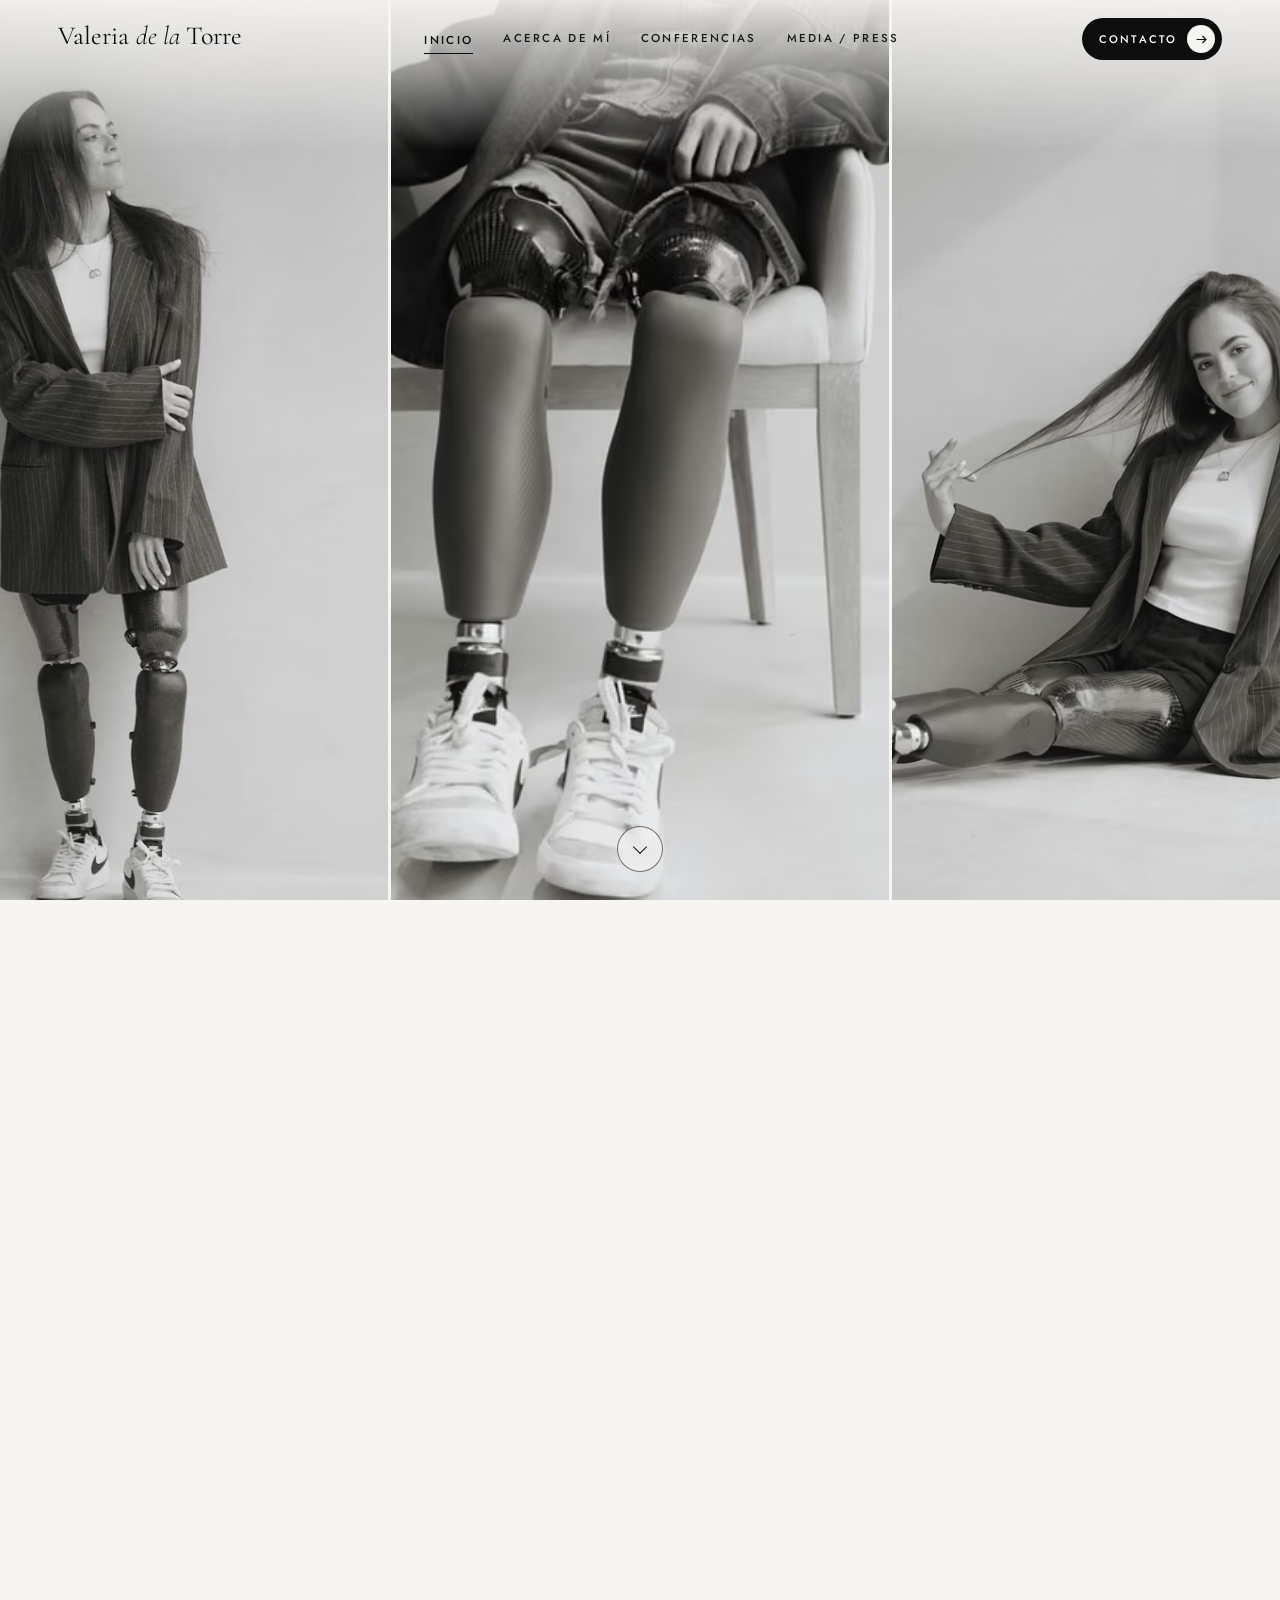
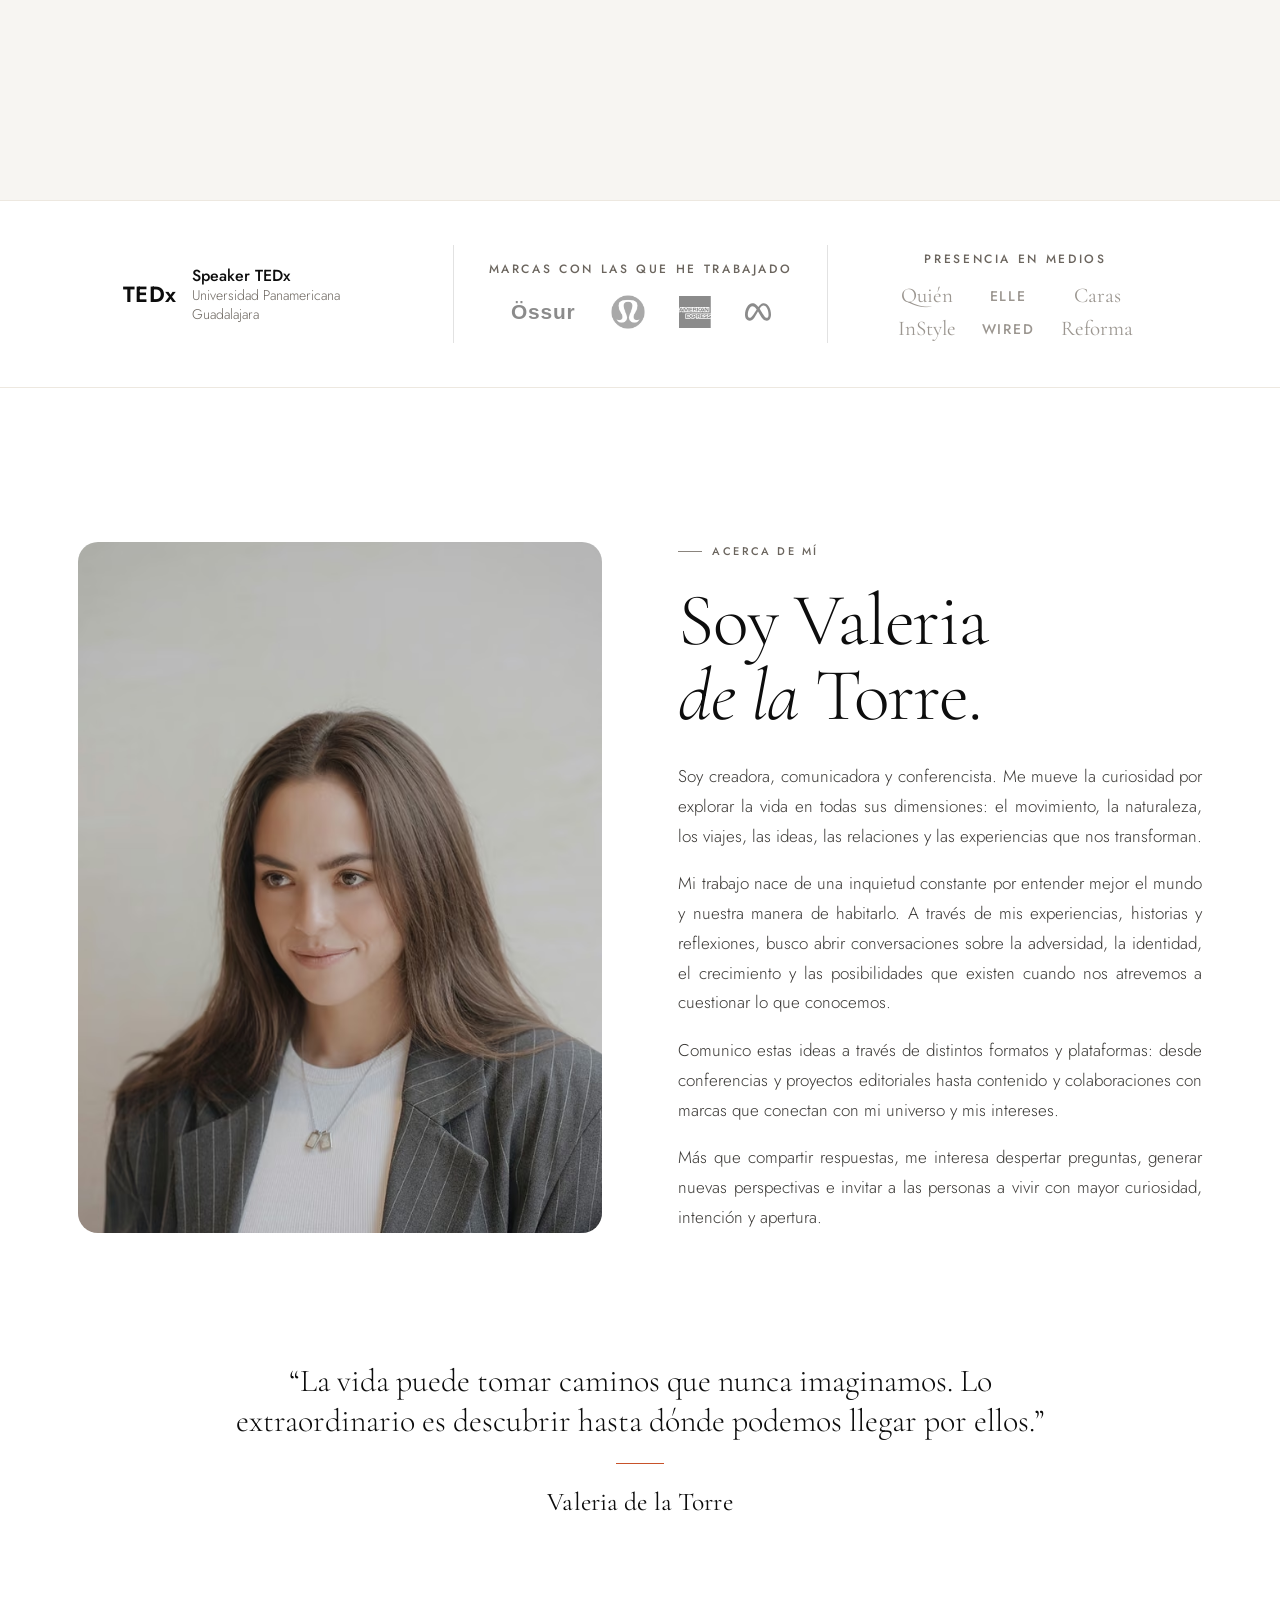
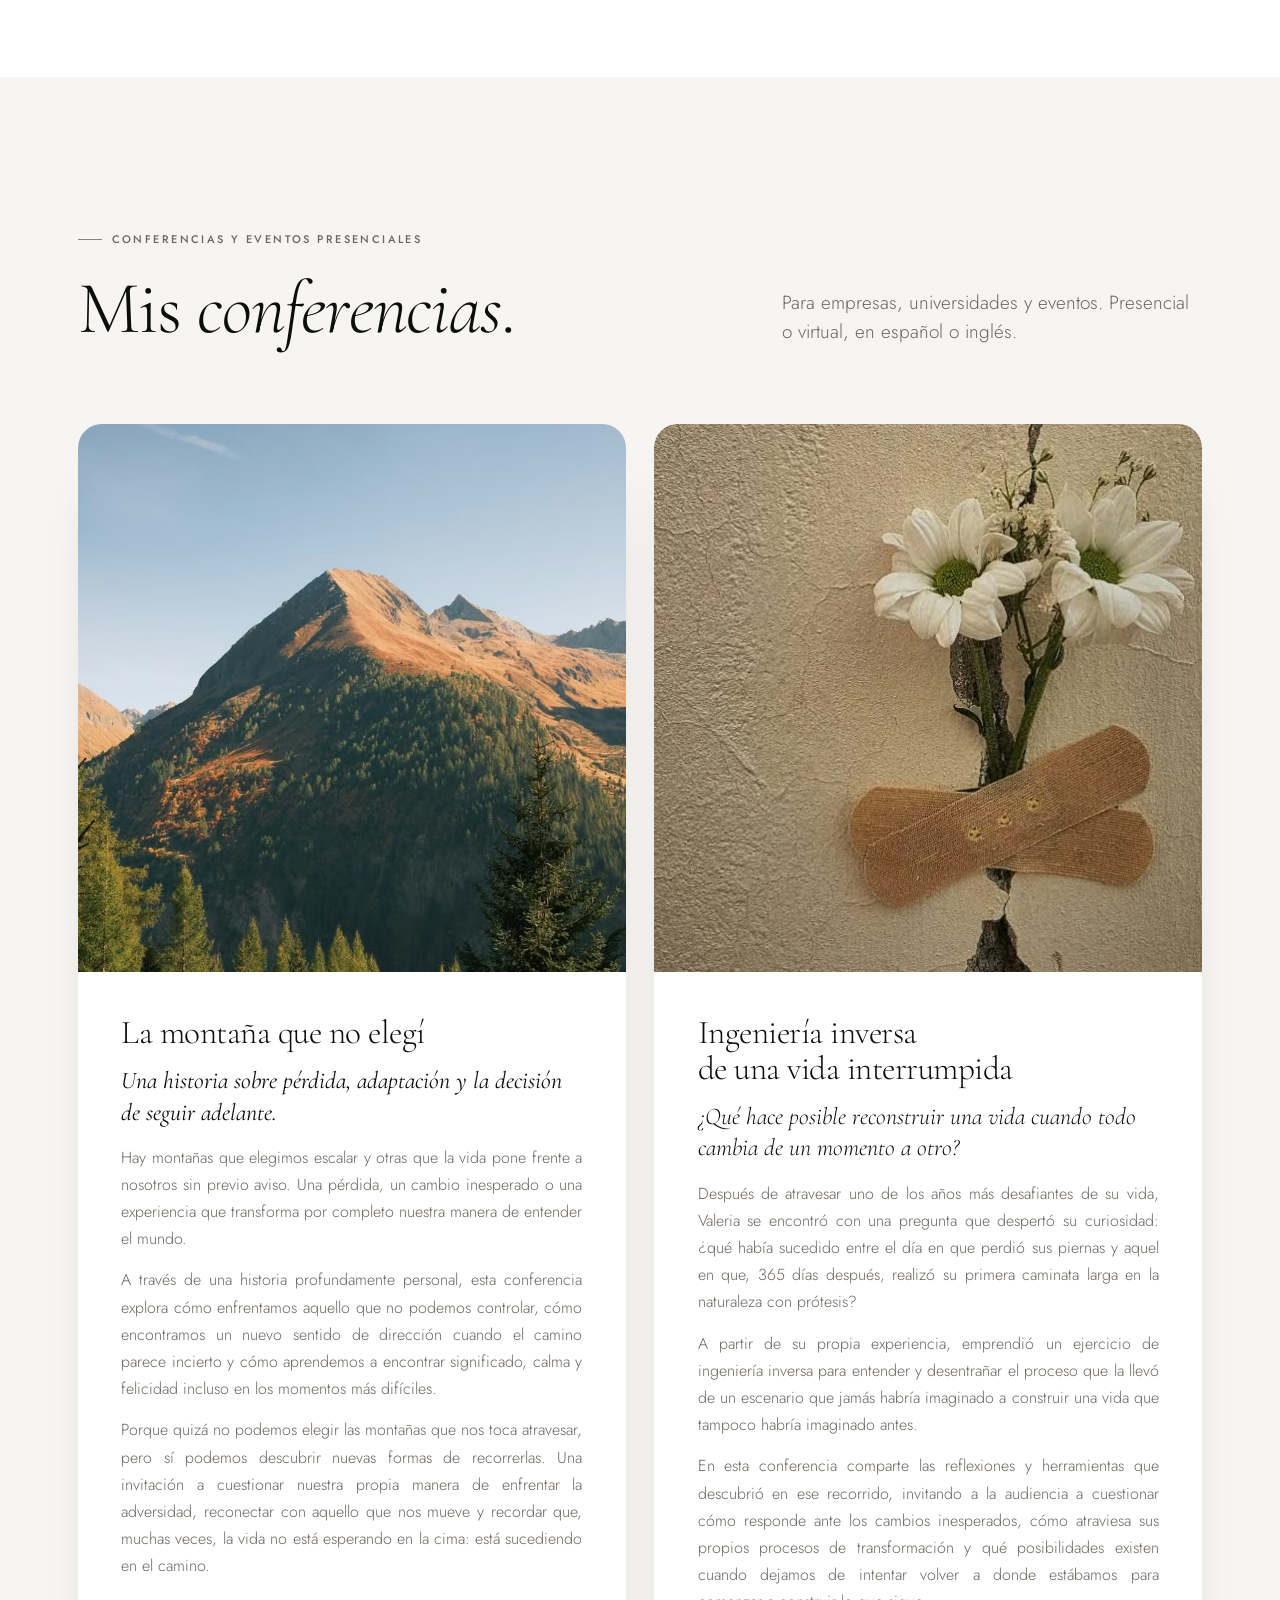
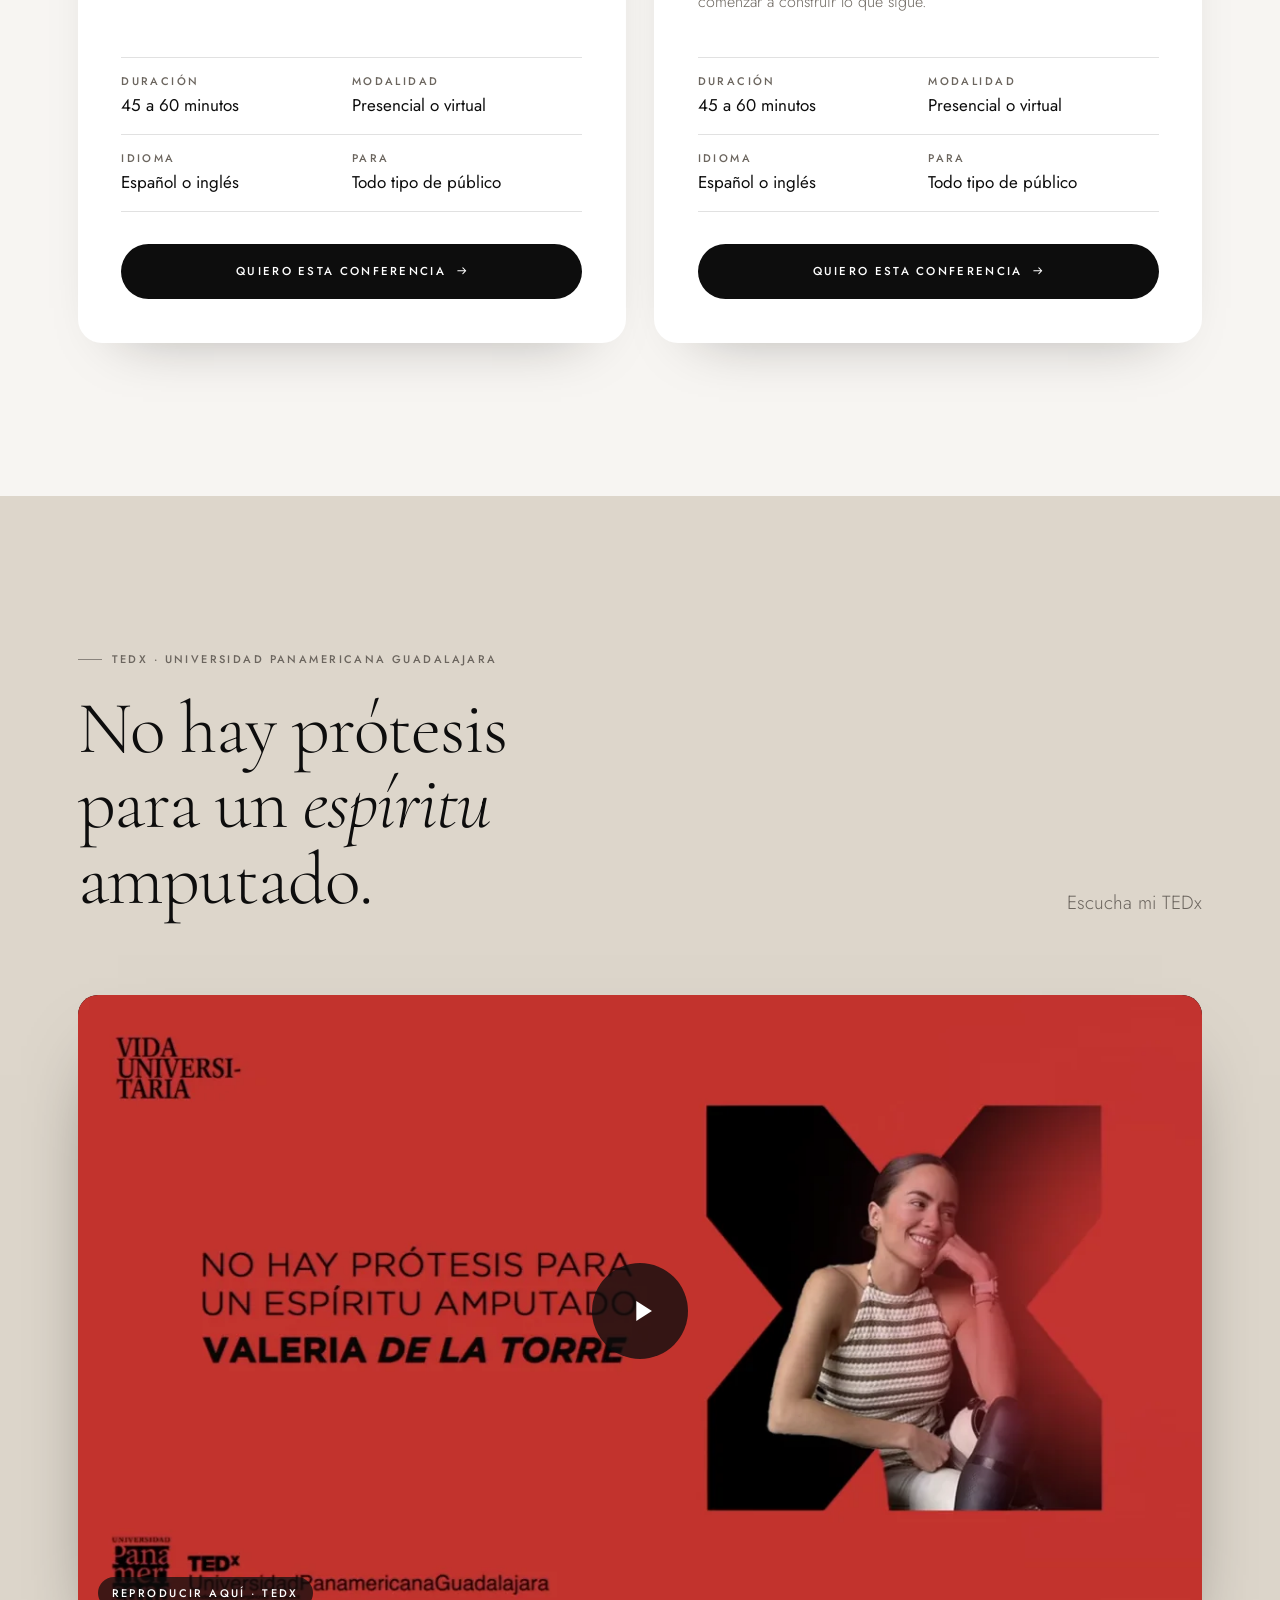
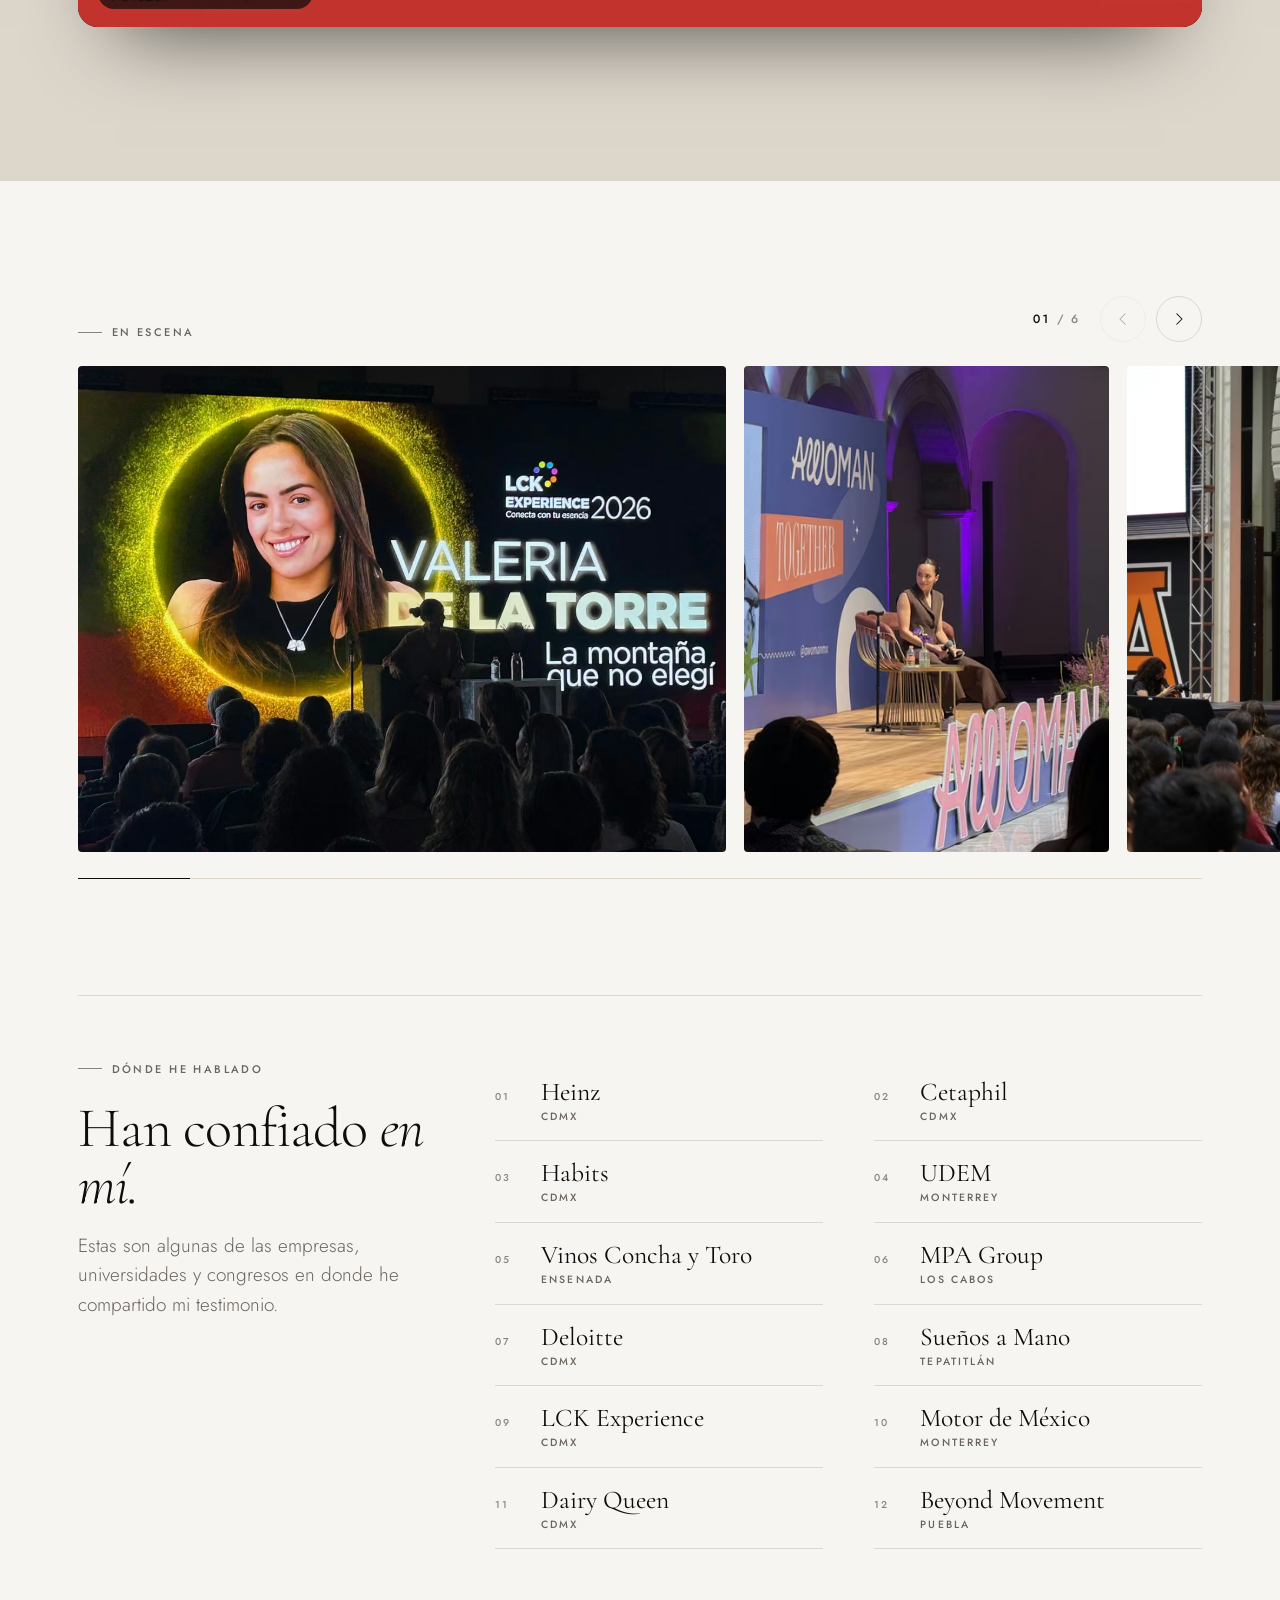
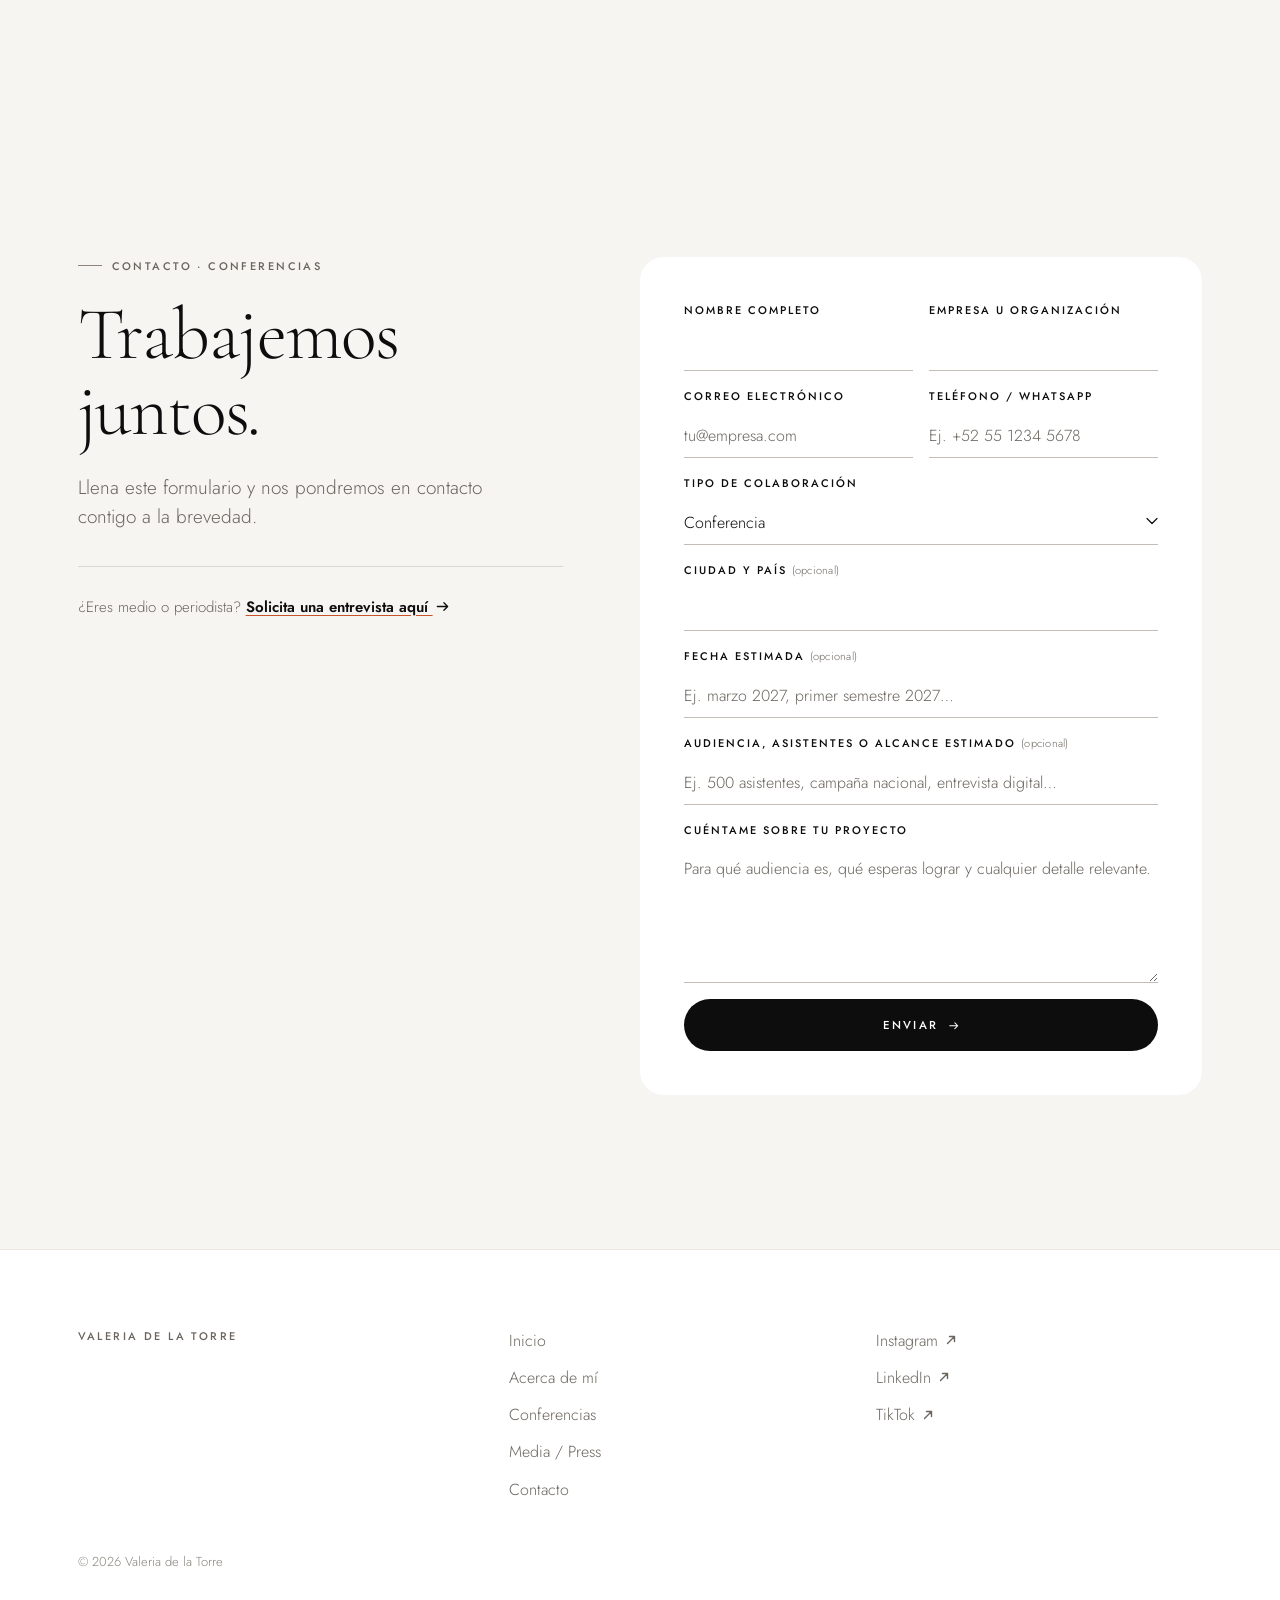
<file: index.html>
<!DOCTYPE html>
<html lang="es">
<head>
<meta charset="UTF-8" />
<meta name="viewport" content="width=device-width, initial-scale=1.0" />
<title>Valeria de la Torre · Conferencista</title>
<meta name="description" content="Valeria de la Torre — conferencista y creadora de contenido. Conferencias para empresas, universidades y eventos." />
<link rel="canonical" href="https://valdelatorre.com/" />
<meta property="og:type" content="website" />
<meta property="og:locale" content="es_MX" />
<meta property="og:site_name" content="Valeria de la Torre" />
<meta property="og:url" content="https://valdelatorre.com/" />
<meta property="og:title" content="Valeria de la Torre · Conferencista" />
<meta property="og:description" content="Valeria de la Torre — conferencista y creadora de contenido. Conferencias para empresas, universidades y eventos." />
<meta property="og:image" content="https://valdelatorre.com/assets/home/val-de-pie-bn-1200.jpg" />
<meta name="twitter:card" content="summary_large_image" />
<link rel="preconnect" href="https://fonts.googleapis.com" />
<link rel="preconnect" href="https://fonts.gstatic.com" crossorigin />
<link href="https://fonts.googleapis.com/css2?family=Cormorant+Garamond:ital,wght@0,300;0,400;0,600;1,300;1,400;1,600&family=Jost:wght@300;400;500;600&display=swap" rel="stylesheet" />
<script>try{if(sessionStorage.getItem("valCurtain"))document.documentElement.classList.add("curtain-cover")}catch(e){}</script>
<link rel="preload" as="image" type="image/avif" imagesrcset="assets/home/val-de-pie-bn-700.avif 700w, assets/home/val-de-pie-bn-1200.avif 1200w, assets/home/val-de-pie-bn-1800.avif 1800w" imagesizes="(max-width: 640px) 50vw, 32vw" fetchpriority="high" />
<link rel="icon" type="image/svg+xml" href="favicon.svg" />
<link rel="icon" type="image/x-icon" href="favicon.ico" />
<link rel="stylesheet" href="style.css" />
</head>
<body class="page-home">
<div class="curtain" aria-hidden="true">
  <div class="c-layer c-1"></div>
  <div class="c-layer c-2">
    <div class="c-inner">
      <span class="c-num">01</span>
      <span class="c-title"><span>Inicio</span></span>
      <span class="c-line"></span>
      <span class="c-mark">Valeria <em>de la</em> Torre</span>
    </div>
  </div>
</div>

<header class="nav" id="top">
  <a href="#top" class="brand" data-sec="top" aria-label="Valeria de la Torre — Inicio"><span class="brand-main">Valeria <em>de la</em> Torre</span></a>
  <nav class="nav-links" id="menu" aria-label="Principal">
    <a href="#top" data-sec="top" aria-current="page"><span class="nl-t"><span class="nl-a">Inicio</span><span class="nl-b" aria-hidden="true">Inicio</span></span></a>
    <a href="#acerca" data-sec="acerca"><span class="nl-t"><span class="nl-a">Acerca de mí</span><span class="nl-b" aria-hidden="true">Acerca de mí</span></span></a>
    <a href="#conferencias" data-sec="conferencias"><span class="nl-t"><span class="nl-a">Conferencias</span><span class="nl-b" aria-hidden="true">Conferencias</span></span></a>
    <a href="media.html" data-sec="media"><span class="nl-t"><span class="nl-a">Media / Press</span><span class="nl-b" aria-hidden="true">Media / Press</span></span></a>
    <a href="#contacto" class="menu-cta" data-sec="contacto">Contacto <span aria-hidden="true"><svg class="ico ico-right" viewBox="0 0 16 16" width="1em" height="1em" aria-hidden="true" focusable="false"><path d="M2.5 8h11M9.5 4l4 4-4 4"/></svg></span></a>
  </nav>
  <div class="nav-actions">
    <a href="#contacto" class="nav-pill" data-sec="contacto"><span class="pill-t">Contacto</span><span class="pill-arrow" aria-hidden="true"><svg class="ico ico-right" viewBox="0 0 16 16" width="1em" height="1em" aria-hidden="true" focusable="false"><path d="M2.5 8h11M9.5 4l4 4-4 4"/></svg></span></a>
    <button class="burger" type="button" aria-label="Abrir menú" aria-expanded="false" aria-controls="menu"><span></span><span></span></button>
  </div>
</header>

<main>

<!-- ============ HERO: una sola foto (efecto shrink al hacer scroll) ============ -->
<section class="hero-shrink" aria-label="Retratos de Valeria de la Torre">
  <div class="hero-sticky">
    <div class="hero-media hero-tri">
      <picture class="hp hp-a"><source type="image/avif" srcset="assets/home/val-de-pie-bn-700.avif 700w, assets/home/val-de-pie-bn-1200.avif 1200w, assets/home/val-de-pie-bn-1800.avif 1800w" sizes="(max-width: 640px) 50vw, 32vw" /><source type="image/webp" srcset="assets/home/val-de-pie-bn-700.webp 700w, assets/home/val-de-pie-bn-1200.webp 1200w, assets/home/val-de-pie-bn-1800.webp 1800w" sizes="(max-width: 640px) 50vw, 32vw" /><img src="assets/home/val-de-pie-bn-1200.jpg" srcset="assets/home/val-de-pie-bn-700.jpg 700w, assets/home/val-de-pie-bn-1200.jpg 1200w, assets/home/val-de-pie-bn-1800.jpg 1800w" sizes="(max-width: 640px) 50vw, 32vw" width="4000" height="6000" alt="Valeria de la Torre de pie con sus prótesis, retrato en blanco y negro" fetchpriority="high" /></picture>
      <picture class="hp hp-b"><source type="image/avif" srcset="assets/home/val-silla-1000.avif 1000w, assets/home/val-silla-1800.avif 1800w, assets/home/val-silla-2600.avif 2600w" sizes="(max-width: 640px) 100vw, 38vw" /><source type="image/webp" srcset="assets/home/val-silla-1000.webp 1000w, assets/home/val-silla-1800.webp 1800w, assets/home/val-silla-2600.webp 2600w" sizes="(max-width: 640px) 100vw, 38vw" /><img src="assets/home/val-silla-1800.jpg" srcset="assets/home/val-silla-1000.jpg 1000w, assets/home/val-silla-1800.jpg 1800w, assets/home/val-silla-2600.jpg 2600w" sizes="(max-width: 640px) 100vw, 38vw" width="6000" height="4000" alt="Valeria de la Torre sentada en una silla, retrato en blanco y negro" /></picture>
      <picture class="hp hp-c"><source type="image/avif" srcset="assets/home/val-suelo-700.avif 700w, assets/home/val-suelo-1200.avif 1200w, assets/home/val-suelo-1800.avif 1800w" sizes="(max-width: 640px) 50vw, 32vw" /><source type="image/webp" srcset="assets/home/val-suelo-700.webp 700w, assets/home/val-suelo-1200.webp 1200w, assets/home/val-suelo-1800.webp 1800w" sizes="(max-width: 640px) 50vw, 32vw" /><img src="assets/home/val-suelo-1200.jpg" srcset="assets/home/val-suelo-700.jpg 700w, assets/home/val-suelo-1200.jpg 1200w, assets/home/val-suelo-1800.jpg 1800w" sizes="(max-width: 640px) 50vw, 32vw" width="4000" height="6000" alt="Valeria de la Torre sentada en el piso, sonriendo, retrato en blanco y negro" /></picture>
    </div>
    <div class="hero-shade" aria-hidden="true"></div>
    <a href="#acerca" class="hero-cue" aria-label="Bajar a Acerca de mí"><span></span></a>
  </div>
</section>

<!-- ============ PROOF BAR ============ -->
<section class="proof" aria-label="Credenciales">
  <div class="wrap proof-inner">
    <a class="tedx-badge" href="#tedx">
      <span class="tedx-mark">TEDx</span>
      <span class="tedx-txt"><strong>Speaker TEDx</strong>Universidad Panamericana Guadalajara</span>
    </a>
    <div class="proof-brands">
      <p class="eyebrow">Marcas con las que he trabajado</p>
      <ul class="logos">
        <li><img src="assets/logo-ossur.svg" alt="Össur" /></li>
        <li><img src="assets/logo-lululemon.png" alt="lululemon" /></li>
        <li><img src="assets/logo-amex.svg" alt="American Express" /></li>
        <li><img src="assets/logo-meta.svg" alt="Meta" /></li>
      </ul>
    </div>
    <a class="proof-press" href="media.html" aria-label="Presencia en medios: ver notas en Media / Press">
      <span class="eyebrow">Presencia en medios</span>
      <ul class="outlets">
        <li>Quién</li>
        <li class="o-caps">ELLE</li>
        <li>Caras</li>
        <li>InStyle</li>
        <li class="o-caps">WIRED</li>
        <li>Reforma</li>
      </ul>
    </a>
  </div>
</section>

<!-- ============ ACERCA DE MÍ ============ -->
<section class="story" id="acerca" aria-labelledby="about-title">
  <div class="wrap story-grid">
    <div class="story-media reveal">
      <picture class="story-pic"><source type="image/avif" srcset="assets/home/val-retrato-640.avif 640w, assets/home/val-retrato-1067.avif 1067w" sizes="(max-width: 1020px) 90vw, 40vw" /><source type="image/webp" srcset="assets/home/val-retrato-640.webp 640w, assets/home/val-retrato-1067.webp 1067w" sizes="(max-width: 1020px) 90vw, 40vw" /><img src="assets/home/val-retrato-640.jpg" srcset="assets/home/val-retrato-640.jpg 640w, assets/home/val-retrato-1067.jpg 1067w" sizes="(max-width: 1020px) 90vw, 40vw" width="1067" height="1600" alt="Retrato de Valeria de la Torre sonriendo" loading="lazy" /></picture>
    </div>
    <div class="story-copy reveal">
      <p class="eyebrow"><span class="dot"></span>Acerca de mí</p>
      <h2 class="h-xl" id="about-title">Soy Valeria <span class="nobr"><em>de la</em> Torre.</span></h2>
      <div class="about-text">
        <p>Soy creadora, comunicadora y conferencista. Me mueve la curiosidad por explorar la vida en todas sus dimensiones: el movimiento, la naturaleza, los viajes, las ideas, las relaciones y las experiencias que nos transforman.</p>
        <p>Mi trabajo nace de una inquietud constante por entender mejor el mundo y nuestra manera de habitarlo. A través de mis experiencias, historias y reflexiones, busco abrir conversaciones sobre la adversidad, la identidad, el crecimiento y las posibilidades que existen cuando nos atrevemos a cuestionar lo que conocemos.</p>
        <p>Comunico estas ideas a través de distintos formatos y plataformas: desde conferencias y proyectos editoriales hasta contenido y colaboraciones con marcas que conectan con mi universo y mis intereses.</p>
        <p>Más que compartir respuestas, me interesa despertar preguntas, generar nuevas perspectivas e invitar a las personas a vivir con mayor curiosidad, intención y apertura.</p>
      </div>
    </div>
  </div>
  <figure class="wrap story-quote reveal">
    <blockquote>“La vida puede tomar caminos que nunca imaginamos. Lo extraordinario es descubrir hasta dónde podemos llegar por ellos.”</blockquote>
    <figcaption class="quote-sign"><span class="quote-line" aria-hidden="true"></span><span class="quote-name">Valeria de la Torre</span></figcaption>
  </figure>
</section>

<!-- ============ CONFERENCIAS ============ -->
<section class="talks" id="conferencias" aria-labelledby="talks-title">
  <div class="wrap">
    <div class="sec-head sec-head-split reveal">
      <div>
        <p class="eyebrow"><span class="dot"></span>Conferencias y eventos presenciales</p>
        <h2 class="h-xl" id="talks-title">Mis <em>conferencias</em>.</h2>
      </div>
      <p class="sec-intro">Para empresas, universidades y eventos. Presencial o virtual, en español o inglés.</p>
    </div>

    <div class="talk-pair">
      <article class="tcard reveal" aria-labelledby="t1">
        <div class="tcard-media cover" style="aspect-ratio:1/1"><picture><source type="image/avif" srcset="assets/conf/talk01-cover-400.avif 400w, assets/conf/talk01-cover-736.avif 736w" sizes="(max-width: 1020px) 92vw, 46vw" /><source type="image/webp" srcset="assets/conf/talk01-cover-400.webp 400w, assets/conf/talk01-cover-736.webp 736w" sizes="(max-width: 1020px) 92vw, 46vw" /><img src="assets/conf/talk01-cover-736.jpg" srcset="assets/conf/talk01-cover-400.jpg 400w, assets/conf/talk01-cover-736.jpg 736w" sizes="(max-width: 1020px) 92vw, 46vw" width="736" height="736" alt="Portada de la conferencia «La montaña que no elegí»" loading="lazy" /></picture>
          <span class="tcard-num">01</span>
        </div>
        <div class="tcard-body">
          <h3 class="h-lg t-title t-one" id="t1">La montaña que no elegí</h3>
          <p class="talk-sub">Una historia sobre pérdida, adaptación y la decisión de seguir adelante.</p>
          <div class="talk-text">
            <p class="talk-desc">Hay montañas que elegimos escalar y otras que la vida pone frente a nosotros sin previo aviso. Una pérdida, un cambio inesperado o una experiencia que transforma por completo nuestra manera de entender el mundo.</p>
            <p class="talk-desc">A través de una historia profundamente personal, esta conferencia explora cómo enfrentamos aquello que no podemos controlar, cómo encontramos un nuevo sentido de dirección cuando el camino parece incierto y cómo aprendemos a encontrar significado, calma y felicidad incluso en los momentos más difíciles.</p>
            <p class="talk-desc">Porque quizá no podemos elegir las montañas que nos toca atravesar, pero sí podemos descubrir nuevas formas de recorrerlas. Una invitación a cuestionar nuestra propia manera de enfrentar la adversidad, reconectar con aquello que nos mueve y recordar que, muchas veces, la vida no está esperando en la cima: está sucediendo en el camino.</p>
          </div>
          <dl class="facts">
            <div><dt>Duración</dt><dd>45 a 60 minutos</dd></div>
            <div><dt>Modalidad</dt><dd>Presencial o virtual</dd></div>
            <div><dt>Idioma</dt><dd>Español o inglés</dd></div>
            <div><dt>Para</dt><dd>Todo tipo de público</dd></div>
          </dl>
          <a href="#contacto" class="btn btn-accent btn-block" data-talk="La montaña que no elegí">Quiero esta conferencia <span aria-hidden="true"><svg class="ico ico-right" viewBox="0 0 16 16" width="1em" height="1em" aria-hidden="true" focusable="false"><path d="M2.5 8h11M9.5 4l4 4-4 4"/></svg></span></a>
        </div>
      </article>

      <article class="tcard reveal" aria-labelledby="t2">
        <div class="tcard-media cover" style="aspect-ratio:1/1"><picture><source type="image/avif" srcset="assets/conf/talk02-cover-400.avif 400w, assets/conf/talk02-cover-550.avif 550w" sizes="(max-width: 1020px) 92vw, 46vw" /><source type="image/webp" srcset="assets/conf/talk02-cover-400.webp 400w, assets/conf/talk02-cover-550.webp 550w" sizes="(max-width: 1020px) 92vw, 46vw" /><img src="assets/conf/talk02-cover-550.jpg" srcset="assets/conf/talk02-cover-400.jpg 400w, assets/conf/talk02-cover-550.jpg 550w" sizes="(max-width: 1020px) 92vw, 46vw" width="550" height="550" alt="Portada de la conferencia «Ingeniería inversa de una vida interrumpida»" loading="lazy" /></picture>
          <span class="tcard-num">02</span>
        </div>
        <div class="tcard-body">
          <h3 class="h-lg t-title" id="t2">Ingeniería inversa <br class="t-br" />de una vida interrumpida</h3>
          <div class="talk-text">
            <p class="talk-desc talk-lead">¿Qué hace posible reconstruir una vida cuando todo cambia de un momento a otro?</p>
            <p class="talk-desc">Después de atravesar uno de los años más desafiantes de su vida, Valeria se encontró con una pregunta que despertó su curiosidad: ¿qué había sucedido entre el día en que perdió sus piernas y aquel en que, 365 días después, realizó su primera caminata larga en la naturaleza con prótesis?</p>
            <p class="talk-desc">A partir de su propia experiencia, emprendió un ejercicio de ingeniería inversa para entender y desentrañar el proceso que la llevó de un escenario que jamás habría imaginado a construir una vida que tampoco habría imaginado antes.</p>
            <p class="talk-desc">En esta conferencia comparte las reflexiones y herramientas que descubrió en ese recorrido, invitando a la audiencia a cuestionar cómo responde ante los cambios inesperados, cómo atraviesa sus propios procesos de transformación y qué posibilidades existen cuando dejamos de intentar volver a donde estábamos para comenzar a construir lo que sigue.</p>
          </div>
          <dl class="facts">
            <div><dt>Duración</dt><dd>45 a 60 minutos</dd></div>
            <div><dt>Modalidad</dt><dd>Presencial o virtual</dd></div>
            <div><dt>Idioma</dt><dd>Español o inglés</dd></div>
            <div><dt>Para</dt><dd>Todo tipo de público</dd></div>
          </dl>
          <a href="#contacto" class="btn btn-accent btn-block" data-talk="Ingeniería inversa de una vida interrumpida">Quiero esta conferencia <span aria-hidden="true"><svg class="ico ico-right" viewBox="0 0 16 16" width="1em" height="1em" aria-hidden="true" focusable="false"><path d="M2.5 8h11M9.5 4l4 4-4 4"/></svg></span></a>
        </div>
      </article>
    </div>
  </div>
</section>

<!-- ============ TEDx ============ -->
<section class="tedx" id="tedx" aria-labelledby="tedx-title">
  <div class="wrap">
    <div class="sec-head sec-head-split reveal">
      <div>
        <p class="eyebrow"><span class="dot"></span>TEDx · Universidad Panamericana Guadalajara</p>
        <h2 class="h-xl" id="tedx-title">No hay prótesis para un <em>espíritu</em> amputado.</h2>
      </div>
      <p class="sec-intro">Escucha mi TEDx</p>
    </div>
    <div class="tedx-embed reveal">
      <button type="button" class="yt-facade" data-yt="KGalxsvs9Kg" aria-label="Reproducir la charla TEDx">
        <img src="assets/tedxval.webp" alt="" width="1200" height="671" loading="lazy" />
        <span class="tedx-play" aria-hidden="true"><svg viewBox="0 0 24 24"><path d="M8 5v14l11-7z"/></svg></span>
        <span class="tedx-cap">Reproducir aquí · TEDx</span>
      </button>
    </div>
  </div>
</section>

<!-- ============ EN ESCENA + DÓNDE HE HABLADO ============ -->
<section class="talks talks-more" aria-label="En escena y dónde he hablado">
  <div class="wrap">
    <div class="escena" aria-roledescription="carrusel" aria-label="En escena: galería de fotos">
      <div class="escena-head reveal">
        <p class="eyebrow"><span class="dot"></span>En escena</p>
        <div class="es-ctrl">
          <span class="es-count" aria-live="polite"><b class="es-cur">01</b> / 6</span>
          <button class="es-btn es-prev" type="button" aria-label="Foto anterior"><svg viewBox="0 0 24 24" aria-hidden="true"><path d="M15 5l-7 7 7 7"/></svg></button>
          <button class="es-btn es-next" type="button" aria-label="Foto siguiente"><svg viewBox="0 0 24 24" aria-hidden="true"><path d="M9 5l7 7-7 7"/></svg></button>
        </div>
      </div>
      <div class="es-viewport">
                <ul class="es-track" tabindex="0" aria-label="Fotos de Valeria en escena; usa las flechas del teclado para avanzar">
          <li class="es-slide es-land" role="group" aria-roledescription="foto" aria-label="01 de 6"><figure class="es"><picture><source type="image/avif" srcset="assets/conf/es-01-600.avif 600w, assets/conf/es-01-1100.avif 1100w, assets/conf/es-01-1280.avif 1280w" sizes="(max-width: 760px) 112vw, 760px" /><source type="image/webp" srcset="assets/conf/es-01-600.webp 600w, assets/conf/es-01-1100.webp 1100w, assets/conf/es-01-1280.webp 1280w" sizes="(max-width: 760px) 112vw, 760px" /><img src="assets/conf/es-01-1100.jpg" srcset="assets/conf/es-01-600.jpg 600w, assets/conf/es-01-1100.jpg 1100w, assets/conf/es-01-1280.jpg 1280w" sizes="(max-width: 760px) 112vw, 760px" width="1280" height="960" alt="Valeria de la Torre en el escenario, con su retrato en una pantalla gigante frente al público" draggable="false" /></picture></figure></li>
          <li class="es-slide" role="group" aria-roledescription="foto" aria-label="02 de 6"><figure class="es"><picture><source type="image/avif" srcset="assets/conf/es-02-420.avif 420w, assets/conf/es-02-760.avif 760w, assets/conf/es-02-1100.avif 1100w" sizes="(max-width: 760px) 62vw, 420px" /><source type="image/webp" srcset="assets/conf/es-02-420.webp 420w, assets/conf/es-02-760.webp 760w, assets/conf/es-02-1100.webp 1100w" sizes="(max-width: 760px) 62vw, 420px" /><img src="assets/conf/es-02-760.jpg" srcset="assets/conf/es-02-420.jpg 420w, assets/conf/es-02-760.jpg 760w, assets/conf/es-02-1100.jpg 1100w" sizes="(max-width: 760px) 62vw, 420px" width="2268" height="3024" alt="Valeria de la Torre sentada en el escenario durante una conferencia" draggable="false" /></picture></figure></li>
          <li class="es-slide es-land" role="group" aria-roledescription="foto" aria-label="03 de 6"><figure class="es"><picture><source type="image/avif" srcset="assets/conf/es-03-600.avif 600w, assets/conf/es-03-1100.avif 1100w, assets/conf/es-03-1421.avif 1421w" sizes="(max-width: 760px) 112vw, 760px" /><source type="image/webp" srcset="assets/conf/es-03-600.webp 600w, assets/conf/es-03-1100.webp 1100w, assets/conf/es-03-1421.webp 1421w" sizes="(max-width: 760px) 112vw, 760px" /><img src="assets/conf/es-03-1100.jpg" srcset="assets/conf/es-03-600.jpg 600w, assets/conf/es-03-1100.jpg 1100w, assets/conf/es-03-1421.jpg 1421w" sizes="(max-width: 760px) 112vw, 760px" width="1421" height="1066" alt="Valeria de la Torre sentada en el escenario frente a un auditorio lleno" draggable="false" /></picture></figure></li>
          <li class="es-slide" role="group" aria-roledescription="foto" aria-label="04 de 6"><figure class="es"><picture><source type="image/avif" srcset="assets/conf/es-04-420.avif 420w, assets/conf/es-04-760.avif 760w, assets/conf/es-04-1100.avif 1100w" sizes="(max-width: 760px) 62vw, 420px" /><source type="image/webp" srcset="assets/conf/es-04-420.webp 420w, assets/conf/es-04-760.webp 760w, assets/conf/es-04-1100.webp 1100w" sizes="(max-width: 760px) 62vw, 420px" /><img src="assets/conf/es-04-760.jpg" srcset="assets/conf/es-04-420.jpg 420w, assets/conf/es-04-760.jpg 760w, assets/conf/es-04-1100.jpg 1100w" sizes="(max-width: 760px) 62vw, 420px" width="2268" height="3024" alt="Valeria de la Torre sonriendo en el escenario, sentada junto a un micrófono" loading="lazy" draggable="false" /></picture></figure></li>
          <li class="es-slide" role="group" aria-roledescription="foto" aria-label="05 de 6"><figure class="es"><picture><source type="image/avif" srcset="assets/conf/es-05-420.avif 420w, assets/conf/es-05-760.avif 760w, assets/conf/es-05-1100.avif 1100w" sizes="(max-width: 760px) 62vw, 420px" /><source type="image/webp" srcset="assets/conf/es-05-420.webp 420w, assets/conf/es-05-760.webp 760w, assets/conf/es-05-1100.webp 1100w" sizes="(max-width: 760px) 62vw, 420px" /><img src="assets/conf/es-05-760.jpg" srcset="assets/conf/es-05-420.jpg 420w, assets/conf/es-05-760.jpg 760w, assets/conf/es-05-1100.jpg 1100w" sizes="(max-width: 760px) 62vw, 420px" width="1926" height="2568" alt="Valeria de la Torre de pie en el escenario de TEDx" loading="lazy" draggable="false" /></picture></figure></li>
          <li class="es-slide" role="group" aria-roledescription="foto" aria-label="06 de 6"><figure class="es"><picture><source type="image/avif" srcset="assets/conf/es-06-420.avif 420w, assets/conf/es-06-760.avif 760w, assets/conf/es-06-1100.avif 1100w" sizes="(max-width: 760px) 62vw, 420px" /><source type="image/webp" srcset="assets/conf/es-06-420.webp 420w, assets/conf/es-06-760.webp 760w, assets/conf/es-06-1100.webp 1100w" sizes="(max-width: 760px) 62vw, 420px" /><img src="assets/conf/es-06-760.jpg" srcset="assets/conf/es-06-420.jpg 420w, assets/conf/es-06-760.jpg 760w, assets/conf/es-06-1100.jpg 1100w" sizes="(max-width: 760px) 62vw, 420px" width="1600" height="2133" alt="Valeria de la Torre sentada en un escenario amplio, con pantallas al fondo" loading="lazy" draggable="false" /></picture></figure></li>
        </ul>
      </div>
      <div class="es-progress" aria-hidden="true"><span></span></div>
    </div>

    <div class="trust reveal" aria-labelledby="trust-title">
      <div class="trust-head">
        <p class="eyebrow"><span class="dot"></span>Dónde he hablado</p>
        <h3 class="h-lg" id="trust-title">Han confiado <em>en mí.</em></h3>
        <p class="sec-intro">Estas son algunas de las empresas, universidades y congresos en donde he compartido mi testimonio.</p>
      </div>
      <ol class="events">
          <li><span class="ev-n">01</span><span class="ev-name">Heinz</span><span class="ev-city">CDMX</span></li>
          <li><span class="ev-n">02</span><span class="ev-name">Cetaphil</span><span class="ev-city">CDMX</span></li>
          <li><span class="ev-n">03</span><span class="ev-name">Habits</span><span class="ev-city">CDMX</span></li>
          <li><span class="ev-n">04</span><span class="ev-name">UDEM</span><span class="ev-city">Monterrey</span></li>
          <li><span class="ev-n">05</span><span class="ev-name">Vinos Concha y Toro</span><span class="ev-city">Ensenada</span></li>
          <li><span class="ev-n">06</span><span class="ev-name">MPA Group</span><span class="ev-city">Los Cabos</span></li>
          <li><span class="ev-n">07</span><span class="ev-name">Deloitte</span><span class="ev-city">CDMX</span></li>
          <li><span class="ev-n">08</span><span class="ev-name">Sueños a Mano</span><span class="ev-city">Tepatitlán</span></li>
          <li><span class="ev-n">09</span><span class="ev-name">LCK Experience</span><span class="ev-city">CDMX</span></li>
          <li><span class="ev-n">10</span><span class="ev-name">Motor de México</span><span class="ev-city">Monterrey</span></li>
          <li><span class="ev-n">11</span><span class="ev-name">Dairy Queen</span><span class="ev-city">CDMX</span></li>
          <li><span class="ev-n">12</span><span class="ev-name">Beyond Movement</span><span class="ev-city">Puebla</span></li>
      </ol>
    </div>
  </div>
</section>


<!-- ============ FORMULARIO CONFERENCIAS ============ -->
<section class="contact" id="contacto" aria-labelledby="contact-title">
  <div class="wrap contact-grid">
    <div class="contact-intro">
      <p class="eyebrow"><span class="dot"></span>Contacto · Conferencias</p>
      <h2 class="h-xl" id="contact-title">Trabajemos juntos<em>.</em></h2>
      <p class="sec-intro">Llena este formulario y nos pondremos en contacto contigo a la brevedad.</p>
      <div class="direct">
        <p class="small muted-dark">¿Eres medio o periodista? <a href="media.html#prensa">Solicita una entrevista aquí <span aria-hidden="true"><svg class="ico ico-right" viewBox="0 0 16 16" width="1em" height="1em" aria-hidden="true" focusable="false"><path d="M2.5 8h11M9.5 4l4 4-4 4"/></svg></span></a></p>
      </div>
    </div>

    <div class="form-wrap">
    <form class="cform" id="cform" action="https://script.google.com/macros/s/AKfycbwWgLQikM7xIi0Fe75mzFHzctuhWTr9WTCbsFKoXeSg_MsxmiXzze1I678qBouAlIg7WQ/exec" method="POST" novalidate>
      <input type="hidden" name="source" value="Conferencias" />
      <div class="form-honeypot" aria-hidden="true"><label>Sitio web <input type="text" name="website" tabindex="-1" autocomplete="off" /></label></div>
      <input type="hidden" name="ts" value="" />
      <div class="row">
        <label class="f"><span>Nombre completo</span><input name="name" autocomplete="name" maxlength="120" required /></label>
        <label class="f"><span>Empresa u organización</span><input name="company" autocomplete="organization" maxlength="160" required /></label>
      </div>
      <div class="row">
        <label class="f"><span>Correo electrónico</span><input type="email" name="email" autocomplete="email" inputmode="email" spellcheck="false" placeholder="tu@empresa.com" maxlength="254" required /></label>
        <label class="f"><span>Teléfono / WhatsApp</span><input type="tel" name="phone" autocomplete="tel" inputmode="tel" placeholder="Ej. +52 55 1234 5678" maxlength="40" pattern="[0-9+\(\)\s\-]{7,40}" required /></label>
      </div>
      <label class="f"><span>Tipo de colaboración</span>
        <select name="type" id="f-type" required>
          <option value="" disabled>Selecciona una opción</option>
          <option value="Conferencia" selected>Conferencia</option>
          <option value="Colaboración con marca">Colaboración con marca</option>
          <option value="Entrevista">Entrevista</option>
          <option value="Otro">Otro</option>
        </select>
      </label>
      <label class="f"><span>Ciudad y país <i>(opcional)</i></span><input name="city" maxlength="160" /></label>
      <label class="f"><span>Fecha estimada <i>(opcional)</i></span><input name="date" maxlength="120" placeholder="Ej. marzo 2027, primer semestre 2027…" /></label>
      <label class="f"><span>Audiencia, asistentes o alcance estimado <i>(opcional)</i></span><input name="audience" maxlength="200" placeholder="Ej. 500 asistentes, campaña nacional, entrevista digital…" /></label>
      <label class="f"><span>Cuéntame sobre tu proyecto</span><textarea name="message" id="f-msg" rows="5" maxlength="4000" placeholder="Para qué audiencia es, qué esperas lograr y cualquier detalle relevante." required></textarea></label>
      <p class="form-error" role="alert" hidden></p>
      <button class="btn btn-accent btn-block" type="submit">Enviar <span aria-hidden="true"><svg class="ico ico-right" viewBox="0 0 16 16" width="1em" height="1em" aria-hidden="true" focusable="false"><path d="M2.5 8h11M9.5 4l4 4-4 4"/></svg></span></button>
    </form>
    <div class="form-success" role="status" tabindex="-1" hidden>
      <h3 class="h-lg">Gracias<em>.</em></h3>
      <p>Recibimos tu mensaje y nos pondremos en contacto contigo a la brevedad.</p>
    </div>
    </div>
  </div>
</section>

</main>

<footer class="foot">
  <div class="wrap">
    <div class="foot-grid">
      <div>
        <p class="eyebrow">Valeria de la Torre</p>
      </div>
      <nav aria-label="Pie de página" class="foot-nav">
        <a href="index.html#top">Inicio</a><a href="index.html#acerca">Acerca de mí</a><a href="index.html#conferencias">Conferencias</a><a href="media.html">Media / Press</a><a href="index.html#contacto">Contacto</a>
      </nav>
      <div class="foot-social">
        <a href="https://www.instagram.com/valdelatorre/" target="_blank" rel="noopener">Instagram <span aria-hidden="true"><svg class="ico ico-ne" viewBox="0 0 16 16" width="1em" height="1em" aria-hidden="true" focusable="false"><path d="M4.5 11.5 11.5 4.5M6.5 4.5h5v5"/></svg></span></a>
        <a href="https://www.linkedin.com/in/valdelatorrega/" target="_blank" rel="noopener">LinkedIn <span aria-hidden="true"><svg class="ico ico-ne" viewBox="0 0 16 16" width="1em" height="1em" aria-hidden="true" focusable="false"><path d="M4.5 11.5 11.5 4.5M6.5 4.5h5v5"/></svg></span></a>
        <a href="https://www.tiktok.com/@valdelatorreg" target="_blank" rel="noopener">TikTok <span aria-hidden="true"><svg class="ico ico-ne" viewBox="0 0 16 16" width="1em" height="1em" aria-hidden="true" focusable="false"><path d="M4.5 11.5 11.5 4.5M6.5 4.5h5v5"/></svg></span></a>
      </div>
    </div>
    <p class="foot-copy">© 2026 Valeria de la Torre</p>
  </div>
</footer>

<div class="mbar"><a href="#contacto" class="btn btn-accent btn-block">Contacto <span aria-hidden="true"><svg class="ico ico-right" viewBox="0 0 16 16" width="1em" height="1em" aria-hidden="true" focusable="false"><path d="M2.5 8h11M9.5 4l4 4-4 4"/></svg></span></a></div>

<script src="main.js"></script>
</body>
</html>
</file>
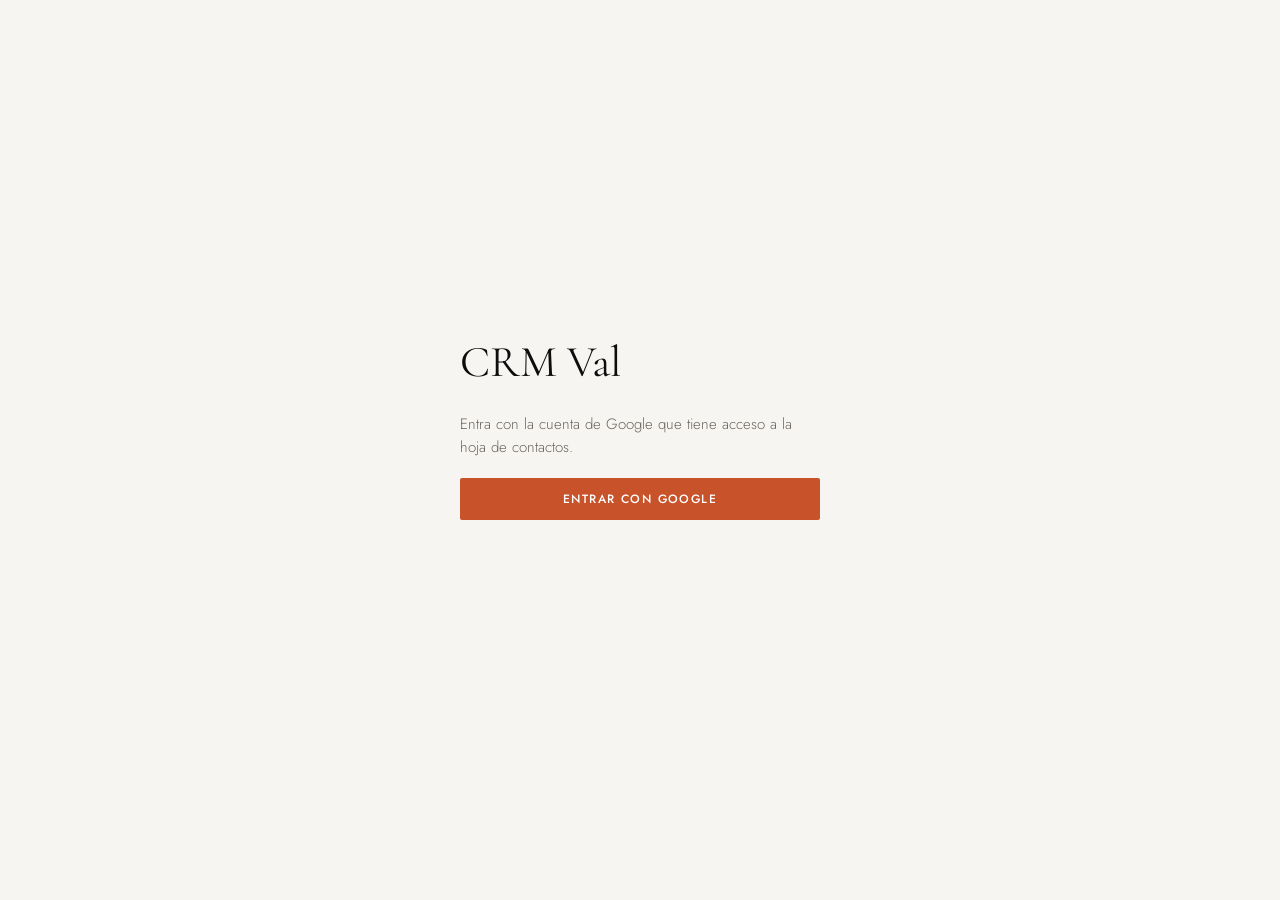
<file: crm/index.html>
<!DOCTYPE html>
<html lang="es">
<head>
  <meta charset="utf-8">
  <meta name="viewport" content="width=device-width, initial-scale=1">
  <meta name="robots" content="noindex, nofollow">
  <title>CRM Val</title>
  <link rel="icon" href="../favicon.svg" type="image/svg+xml">
  <link rel="preconnect" href="https://fonts.googleapis.com">
  <link rel="preconnect" href="https://fonts.gstatic.com" crossorigin>
  <link href="https://fonts.googleapis.com/css2?family=Cormorant+Garamond:wght@400;500&family=Jost:wght@300;400;500&display=swap" rel="stylesheet">
  <style>
    :root {
      --white: #FFFFFF;
      --paper: #F7F5F2;
      --sand: #EDE8E0;
      --sand-dark: #DDD6CB;
      --black: #0D0D0D;
      --gray-dark: #3A3835;
      --gray-mid: #6B655E;
      --gray-light: #C4BDB5;
      --accent: #C8522A;
      --accent-dark: #A33E1A;
      --overdue: #B3261E;
      --serif: 'Cormorant Garamond', Georgia, serif;
      --sans: 'Jost', 'Helvetica Neue', sans-serif;
      color-scheme: light;
    }

    * { box-sizing: border-box; margin: 0; }
    /* Classes like .login set display, which would otherwise override the hidden attribute */
    [hidden] { display: none !important; }

    body {
      background: var(--paper);
      color: var(--black);
      font-family: var(--sans);
      font-weight: 300;
      font-size: 15px;
      line-height: 1.5;
      -webkit-font-smoothing: antialiased;
    }

    button, input, textarea { font: inherit; color: inherit; }
    button { cursor: pointer; }

    .wrap { max-width: 1040px; margin: 0 auto; padding: 40px 24px 80px; }

    /* Header */
    .top { display: flex; align-items: flex-end; justify-content: space-between; gap: 16px; margin-bottom: 32px; }
    h1 { font-family: var(--serif); font-weight: 400; font-size: 44px; line-height: 1.05; }
    .ghost-btn {
      background: none; border: 1px solid var(--gray-light); border-radius: 2px;
      padding: 9px 16px; font-size: 12px; font-weight: 500; letter-spacing: .12em; text-transform: uppercase;
    }
    .ghost-btn:hover { border-color: var(--black); }

    /* Counters double as filters */
    .stats { display: grid; grid-template-columns: repeat(4, 1fr); gap: 1px; background: var(--sand-dark); border: 1px solid var(--sand-dark); margin-bottom: 28px; }
    .stat {
      background: var(--white); border: 0; text-align: left; padding: 18px 20px;
      display: flex; flex-direction: column; gap: 4px;
    }
    .stat:hover { background: var(--paper); }
    .stat[aria-pressed="true"] { box-shadow: inset 0 -2px 0 var(--accent); }
    .stat-num { font-family: var(--serif); font-size: 38px; line-height: 1; font-variant-numeric: lining-nums; }
    .stat-label { font-size: 12px; color: var(--gray-mid); }
    .stat.is-alert.has-items .stat-num { color: var(--overdue); }

    /* Filters */
    .toolbar { display: flex; flex-wrap: wrap; align-items: center; gap: 12px; margin-bottom: 16px; }
    .chips { display: flex; flex-wrap: wrap; gap: 6px; }
    .chip {
      background: none; border: 1px solid var(--sand-dark); border-radius: 999px;
      padding: 6px 14px; font-size: 13px; color: var(--gray-dark);
    }
    .chip[aria-pressed="true"] { background: var(--black); border-color: var(--black); color: var(--white); }
    .search {
      margin-left: auto; min-width: 220px; flex: 0 1 280px;
      background: var(--white); border: 1px solid var(--sand-dark); border-radius: 2px; padding: 9px 12px;
    }
    .search:focus, .field input:focus, .field textarea:focus { outline: 2px solid var(--accent); outline-offset: -1px; border-color: transparent; }

    /* List */
    .list { list-style: none; padding: 0; border-top: 1px solid var(--sand-dark); }
    .item {
      width: 100%; background: none; border: 0; border-bottom: 1px solid var(--sand-dark);
      display: grid; grid-template-columns: 1fr auto; gap: 4px 24px; align-items: center;
      padding: 18px 8px; text-align: left;
    }
    .item:hover { background: var(--white); }
    .item-type { font-size: 11px; font-weight: 500; letter-spacing: .14em; text-transform: uppercase; color: var(--accent); }
    .item-company { font-family: var(--serif); font-size: 23px; line-height: 1.2; }
    .item-meta { font-size: 13px; color: var(--gray-mid); }
    .item-side { grid-row: 1 / span 3; grid-column: 2; display: flex; flex-direction: column; align-items: flex-end; gap: 6px; }
    .follow { font-size: 12px; color: var(--gray-mid); }
    .follow.is-overdue { color: var(--overdue); font-weight: 500; }

    .pill { display: inline-block; font-size: 12px; font-weight: 400; padding: 3px 10px; border-radius: 999px; white-space: nowrap; }
    .pill[data-s="Nuevo"] { background: #F6E3DA; color: var(--accent-dark); }
    .pill[data-s="En conversación"] { background: #E3EAF1; color: #2F4E6B; }
    .pill[data-s="Ganado"] { background: #E2EDE4; color: #35603F; }
    .pill[data-s="Perdido"] { background: var(--sand); color: var(--gray-mid); }

    .empty { padding: 48px 8px; color: var(--gray-mid); }
    .notice { padding: 12px 16px; margin-bottom: 16px; background: #FCE8E6; color: var(--overdue); font-size: 14px; }

    /* Detail drawer */
    .scrim { position: fixed; inset: 0; background: rgba(13,13,13,.28); opacity: 0; pointer-events: none; transition: opacity 200ms ease; }
    .drawer {
      position: fixed; top: 0; right: 0; bottom: 0; width: min(520px, 100%);
      background: var(--white); overflow-y: auto; padding: 32px 32px 48px;
      transform: translateX(100%); transition: transform 240ms cubic-bezier(.2,.8,.2,1);
      box-shadow: -1px 0 0 var(--sand-dark);
    }
    .is-open .scrim { opacity: 1; pointer-events: auto; }
    .is-open .drawer { transform: none; }

    .drawer-head { display: flex; justify-content: space-between; align-items: flex-start; gap: 16px; margin-bottom: 24px; }
    .drawer h2 { font-family: var(--serif); font-weight: 400; font-size: 32px; line-height: 1.1; margin-top: 6px; }
    .close { background: none; border: 0; font-size: 26px; line-height: 1; padding: 4px 8px; color: var(--gray-mid); }

    .info { display: grid; grid-template-columns: 120px 1fr; gap: 8px 16px; font-size: 14px; margin-bottom: 20px; }
    .info dt { color: var(--gray-mid); }
    .info dd { word-break: break-word; }
    .info a { color: inherit; }
    .message { background: var(--paper); padding: 16px 18px; white-space: pre-wrap; font-size: 15px; margin-bottom: 16px; }
    .reply {
      display: inline-block; background: var(--black); color: var(--white); text-decoration: none;
      padding: 11px 20px; font-size: 12px; font-weight: 500; letter-spacing: .12em; text-transform: uppercase; border-radius: 2px;
      margin-bottom: 32px;
    }
    .reply:hover { background: var(--accent-dark); }

    .section-title { font-size: 11px; font-weight: 500; letter-spacing: .18em; text-transform: uppercase; color: var(--gray-mid); padding-top: 24px; border-top: 1px solid var(--sand-dark); margin-bottom: 16px; }
    .field { display: flex; flex-direction: column; gap: 8px; margin-bottom: 20px; }
    .field label, .field legend { font-size: 13px; color: var(--gray-dark); }
    fieldset.field { border: 0; padding: 0; }
    .status-opts { display: flex; flex-wrap: wrap; gap: 6px; }
    .status-opts label { cursor: pointer; }
    .status-opts input { position: absolute; opacity: 0; }
    .status-opts span { display: inline-block; border: 1px solid var(--sand-dark); border-radius: 999px; padding: 6px 14px; font-size: 13px; }
    .status-opts input:checked + span { background: var(--black); border-color: var(--black); color: var(--white); }
    .status-opts input:focus-visible + span { outline: 2px solid var(--accent); outline-offset: 2px; }
    .field input[type="date"], .field textarea { background: var(--white); border: 1px solid var(--sand-dark); border-radius: 2px; padding: 10px 12px; }
    .field textarea { min-height: 120px; resize: vertical; }
    .save-row { display: flex; align-items: center; gap: 16px; }
    .save {
      background: var(--accent); color: var(--white); border: 0; border-radius: 2px;
      padding: 12px 24px; font-size: 12px; font-weight: 500; letter-spacing: .12em; text-transform: uppercase;
    }
    .save:hover { background: var(--accent-dark); }
    .save:disabled { opacity: .5; cursor: default; }
    .save-msg { font-size: 13px; color: var(--gray-mid); }
    .field-hint { font-size: 12px; color: var(--gray-mid); margin-top: 14px; }
    .save-msg.is-error { color: var(--overdue); }

    /* Login */
    .login { min-height: 100vh; display: grid; place-items: center; padding: 24px 16px; }
    .login-box { width: min(360px, 100%); display: flex; flex-direction: column; gap: 20px; }
    .login-box h1 { margin-bottom: 8px; }
    .login-hint { color: var(--gray-mid); }
    .login-error { font-size: 14px; color: var(--overdue); min-height: 1.5em; }
    .top-actions { display: flex; gap: 8px; }

    /* Results report */
    .report {
      display: flex; flex-wrap: wrap; align-items: center; gap: 12px 32px;
      padding: 16px 20px; margin: -12px 0 28px; background: var(--white); border: 1px solid var(--sand-dark); border-top: 0;
    }
    .report-title { font-size: 11px; font-weight: 500; letter-spacing: .18em; text-transform: uppercase; color: var(--gray-mid); }
    .report-nums { display: flex; gap: 28px; margin-right: auto; }
    .report-num { display: flex; align-items: baseline; gap: 8px; font-size: 13px; color: var(--gray-mid); }
    .report-num strong { font-family: var(--serif); font-weight: 400; font-size: 26px; line-height: 1; color: var(--black); font-variant-numeric: lining-nums; }
    .report-num.is-won strong { color: #35603F; }
    .periods { display: flex; gap: 4px; }
    .periods button { background: none; border: 1px solid transparent; border-radius: 999px; padding: 4px 12px; font-size: 12px; color: var(--gray-mid); }
    .periods button[aria-pressed="true"] { border-color: var(--sand-dark); color: var(--black); background: var(--paper); }

    /* View tabs */
    .nav { display: flex; align-items: flex-end; justify-content: space-between; gap: 16px; border-bottom: 1px solid var(--sand-dark); margin-bottom: 16px; }
    .views { display: flex; gap: 28px; }
    .view-btn {
      background: none; border: 0; padding: 10px 0 12px; margin-bottom: -1px;
      font-size: 13px; font-weight: 500; letter-spacing: .12em; text-transform: uppercase; color: var(--gray-mid);
      border-bottom: 2px solid transparent;
    }
    .view-btn:hover { color: var(--black); }
    .view-btn[aria-pressed="true"] { color: var(--black); border-bottom-color: var(--accent); }
    .nav .search { margin: 0 0 8px; }

    /* Pipeline */
    .board { display: grid; grid-template-columns: repeat(4, minmax(0, 1fr)); gap: 12px; align-items: start; }
    .column {
      background: var(--sand); border-radius: 2px; padding: 12px; min-height: 160px;
      display: flex; flex-direction: column; gap: 8px;
      transition: background-color 150ms ease, box-shadow 150ms ease;
    }
    .column.is-over { background: var(--sand-dark); box-shadow: inset 0 0 0 2px var(--accent); }
    .column-head { display: flex; align-items: baseline; justify-content: space-between; gap: 8px; padding: 2px 4px 6px; }
    .column-title { font-size: 12px; font-weight: 500; letter-spacing: .12em; text-transform: uppercase; }
    .column-count { font-family: var(--serif); font-size: 22px; line-height: 1; font-variant-numeric: lining-nums; color: var(--gray-mid); }
    .column[data-s="Nuevo"] .column-title { color: var(--accent-dark); }
    .column[data-s="En conversación"] .column-title { color: #2F4E6B; }
    .column[data-s="Ganado"] .column-title { color: #35603F; }
    /* "Perdido" is a drop target only: lost leads are archived, never listed */
    .column.is-lost { background: none; border: 1px dashed var(--gray-light); justify-content: center; align-items: center; text-align: center; color: var(--gray-mid); }
    .column.is-lost .column-head { flex-direction: column; align-items: center; }
    .column.is-lost .column-title { color: var(--gray-mid); }
    .column.is-lost p { font-size: 13px; max-width: 18ch; }
    .column.is-lost.is-over { border-color: var(--overdue); background: #FCE8E6; box-shadow: none; }
    .column-empty { font-size: 13px; color: var(--gray-mid); padding: 8px 4px; }

    .card {
      width: 100%; background: var(--white); border: 1px solid transparent; border-radius: 2px;
      padding: 12px 14px; text-align: left; display: flex; flex-direction: column; gap: 3px;
      box-shadow: 0 1px 0 var(--sand-dark); cursor: grab;
    }
    .card:hover { border-color: var(--gray-light); }
    .card:active { cursor: grabbing; }
    .card.is-dragging { opacity: .4; }
    .card .item-type { font-size: 10px; }
    .card-company { font-family: var(--serif); font-size: 19px; line-height: 1.2; }
    .card-meta { font-size: 12px; color: var(--gray-mid); }
    .card .follow { margin-top: 4px; }
    .card .won { font-size: 12px; color: #35603F; font-weight: 500; margin-top: 4px; }

    /* Delete buttons */
    .icon-btn {
      background: none; border: 0; border-radius: 2px; color: var(--gray-mid);
      width: 32px; height: 32px; display: inline-grid; place-items: center; flex: none;
    }
    .icon-btn:hover, .icon-btn:focus-visible { color: var(--overdue); background: #FCE8E6; }
    .icon-btn svg { width: 16px; height: 16px; }
    .list li { display: flex; align-items: center; gap: 4px; border-bottom: 1px solid var(--sand-dark); }
    .list .item { flex: 1; border-bottom: 0; }
    .card-wrap { position: relative; }
    .card-wrap .icon-btn { position: absolute; top: 6px; right: 6px; width: 28px; height: 28px; }
    .card { padding-right: 36px; }
    @media (hover: hover) {
      .list li .icon-btn, .card-wrap .icon-btn { opacity: 0; }
      .list li:hover .icon-btn, .card-wrap:hover .icon-btn, .icon-btn:focus-visible { opacity: 1; }
    }
    .delete-btn {
      background: none; border: 1px solid var(--gray-light); border-radius: 2px; color: var(--overdue);
      padding: 10px 18px; font-size: 12px; font-weight: 500; letter-spacing: .12em; text-transform: uppercase;
      margin-top: 32px;
    }
    .delete-btn:hover { border-color: var(--overdue); background: #FCE8E6; }

    /* Quick follow-up dates */
    .quick-dates { display: flex; flex-wrap: wrap; gap: 6px; }
    .quick-dates button { background: none; border: 1px solid var(--sand-dark); border-radius: 999px; padding: 5px 12px; font-size: 12px; color: var(--gray-dark); }
    .quick-dates button:hover { border-color: var(--black); }
    .quick-dates .is-clear { color: var(--gray-mid); border-style: dashed; }

    /* Toast */
    .toast {
      position: fixed; left: 50%; bottom: 24px; transform: translate(-50%, 16px); opacity: 0;
      background: var(--black); color: var(--white); padding: 12px 20px; border-radius: 2px; font-size: 14px;
      pointer-events: none; transition: opacity 200ms ease, transform 200ms ease; z-index: 20; max-width: calc(100% - 32px);
    }
    .toast.is-shown { opacity: 1; transform: translate(-50%, 0); }
    .toast.is-error { background: var(--overdue); }

    /* Confirm dialog */
    .confirm { margin: auto; border: 0; border-radius: 2px; padding: 28px; width: min(420px, calc(100% - 32px)); color: var(--black); }
    .confirm::backdrop { background: rgba(13,13,13,.35); }
    .confirm h2 { font-family: var(--serif); font-weight: 400; font-size: 28px; line-height: 1.15; margin-bottom: 10px; }
    .confirm p { color: var(--gray-dark); margin-bottom: 24px; }
    .confirm .field { margin: -8px 0 24px; }
    .confirm input[type="date"] { background: var(--white); border: 1px solid var(--sand-dark); border-radius: 2px; padding: 10px 12px; }
    .confirm .is-primary { background: #35603F; }
    .confirm .is-primary:hover { background: #284A31; }
    .confirm-actions { display: flex; justify-content: flex-end; gap: 8px; }
    .danger { background: var(--overdue); color: var(--white); border: 0; border-radius: 2px; padding: 10px 18px; font-size: 12px; font-weight: 500; letter-spacing: .12em; text-transform: uppercase; }
    .danger:hover { background: #8C1D18; }

    /* Calendar */
    .cal-head { display: flex; align-items: center; gap: 8px; margin-bottom: 12px; }
    .cal-title { font-family: var(--serif); font-weight: 400; font-size: 28px; line-height: 1; margin-right: auto; }
    .cal-grid { display: grid; grid-template-columns: repeat(7, minmax(0, 1fr)); gap: 1px; background: var(--sand-dark); border: 1px solid var(--sand-dark); }
    .cal-dow { background: var(--paper); font-size: 11px; font-weight: 500; letter-spacing: .12em; text-transform: uppercase; color: var(--gray-mid); padding: 8px; }
    .cal-day { background: var(--white); min-height: 104px; padding: 6px; display: flex; flex-direction: column; gap: 4px; min-width: 0; }
    .cal-day.is-other { background: var(--paper); color: var(--gray-light); }
    .cal-num { font-size: 12px; color: var(--gray-mid); font-variant-numeric: lining-nums; }
    .cal-day.is-today .cal-num { color: var(--white); background: var(--accent); border-radius: 999px; width: 22px; height: 22px; display: grid; place-items: center; }
    .cal-ev {
      border: 0; border-radius: 2px; padding: 3px 6px; font-size: 12px; text-align: left;
      white-space: nowrap; overflow: hidden; text-overflow: ellipsis; background: #E3EAF1; color: #2F4E6B;
    }
    .cal-ev[data-s="Nuevo"] { background: #F6E3DA; color: var(--accent-dark); }
    .cal-ev.is-event { background: #E2EDE4; color: #35603F; font-weight: 500; }
    .cal-ev.is-overdue { background: #FCE8E6; color: var(--overdue); font-weight: 500; }
    .cal-dots { display: none; }
    .agenda { margin-top: 28px; }
    .agenda h2 { font-size: 11px; font-weight: 500; letter-spacing: .18em; text-transform: uppercase; color: var(--gray-mid); margin-bottom: 8px; }
    .agenda ul { list-style: none; padding: 0; border-top: 1px solid var(--sand-dark); }
    .agenda button {
      width: 100%; background: none; border: 0; border-bottom: 1px solid var(--sand-dark); text-align: left;
      display: grid; grid-template-columns: 90px 1fr auto; gap: 12px; align-items: center; padding: 12px 4px;
    }
    .agenda button:hover { background: var(--white); }
    .agenda .when { font-size: 13px; color: var(--gray-mid); }
    .agenda .when.is-overdue { color: var(--overdue); font-weight: 500; }
    .agenda .who { font-family: var(--serif); font-size: 19px; line-height: 1.2; }

    @media (max-width: 720px) {
      .wrap { padding: 28px 16px 64px; }
      h1 { font-size: 36px; }
      .stats { grid-template-columns: repeat(2, 1fr); }
      .search { margin-left: 0; flex: 1 1 100%; min-width: 0; }
      .nav { flex-direction: column-reverse; align-items: stretch; gap: 4px; }
      .nav .search { margin: 0 0 4px; }
      .views { gap: 20px; }
      .item { grid-template-columns: 1fr; padding: 16px 4px; }
      .item-side { grid-row: auto; grid-column: auto; flex-direction: row; align-items: center; justify-content: flex-start; gap: 12px; margin-top: 6px; }
      .drawer { padding: 24px 16px 40px; }
      .info { grid-template-columns: 1fr; gap: 2px; }
      .info dd { margin-bottom: 8px; }
      /* Columns scroll sideways inside the board, never the whole page */
      .board {
        grid-template-columns: none; grid-auto-flow: column; grid-auto-columns: 82%;
        overflow-x: auto; scroll-snap-type: x mandatory; scroll-padding-inline: 16px; margin: 0 -16px; padding: 0 16px 8px;
      }
      .column { scroll-snap-align: start; }
      .cal-day { min-height: 52px; padding: 4px; }
      .cal-dow { padding: 6px 2px; text-align: center; letter-spacing: 0; }
      .cal-ev { display: none; }
      .cal-dots { display: flex; flex-wrap: wrap; gap: 3px; }
      .cal-dots span { width: 6px; height: 6px; border-radius: 999px; background: #2F4E6B; }
      .cal-dots span.is-overdue { background: var(--overdue); }
      .cal-dots span.is-event { background: #35603F; }
      .agenda button { grid-template-columns: 64px 1fr; }
      .agenda .pill { display: none; }
      .report { gap: 12px; }
      .report-nums { gap: 18px; width: 100%; }
    }

    @media (prefers-reduced-motion: reduce) {
      .drawer, .scrim, .toast { transition: none; }
    }
  </style>
</head>
<body>
  <section class="login" id="login" hidden>
    <div class="login-box">
      <h1>CRM Val</h1>
      <p class="login-hint">Entra con la cuenta de Google que tiene acceso a la hoja de contactos.</p>
      <button class="save" id="login-btn" type="button">Entrar con Google</button>
      <p class="login-error" id="login-error" role="alert"></p>
    </div>
  </section>

  <main class="wrap" id="app" hidden>
    <header class="top">
      <h1>CRM Val</h1>
      <div class="top-actions">
        <button class="ghost-btn" id="refresh" type="button">Actualizar</button>
        <button class="ghost-btn" id="logout" type="button">Salir</button>
      </div>
    </header>

    <div id="notice" class="notice" role="alert" hidden></div>

    <section class="stats" aria-label="Resumen">
      <button class="stat" type="button" data-filter="Nuevo"><span class="stat-num" id="n-new">–</span><span class="stat-label">Nuevos sin contestar</span></button>
      <button class="stat" type="button" data-filter="En conversación"><span class="stat-num" id="n-talk">–</span><span class="stat-label">En conversación</span></button>
      <button class="stat" type="button" data-filter="Ganado"><span class="stat-num" id="n-won">–</span><span class="stat-label">Ganadas por realizar</span></button>
      <button class="stat is-alert" type="button" data-filter="vencidos"><span class="stat-num" id="n-due">–</span><span class="stat-label">Seguimientos vencidos</span></button>
    </section>

    <section class="report" aria-label="Resultados">
      <span class="report-title">Resultados</span>
      <div class="report-nums">
        <span class="report-num is-won"><strong id="r-won">–</strong> ganadas</span>
        <span class="report-num"><strong id="r-lost">–</strong> perdidas</span>
        <span class="report-num"><strong id="r-rate">–</strong> de cierre</span>
      </div>
      <div class="periods" role="group" aria-label="Periodo">
        <button type="button" data-period="month" aria-pressed="true">Este mes</button>
        <button type="button" data-period="year" aria-pressed="false">Este año</button>
        <button type="button" data-period="all" aria-pressed="false">Todo</button>
      </div>
    </section>

    <nav class="nav" aria-label="Vista">
      <div class="views">
        <button class="view-btn" type="button" data-view="list" aria-pressed="true">Lista</button>
        <button class="view-btn" type="button" data-view="board" aria-pressed="false">Pipeline</button>
        <button class="view-btn" type="button" data-view="cal" aria-pressed="false">Calendario</button>
      </div>
      <input class="search" id="search" type="search" placeholder="Buscar nombre, empresa o correo" aria-label="Buscar">
    </nav>

    <div class="toolbar" id="toolbar">
      <div class="chips" id="chips" role="group" aria-label="Filtrar por estado">
        <button class="chip" type="button" data-filter="todos" aria-pressed="true">Todos</button>
        <button class="chip" type="button" data-filter="Nuevo" aria-pressed="false">Nuevo</button>
        <button class="chip" type="button" data-filter="En conversación" aria-pressed="false">En conversación</button>
        <button class="chip" type="button" data-filter="Ganado" aria-pressed="false">Ganado</button>
      </div>
    </div>

    <ul class="list" id="list" aria-live="polite"></ul>
    <div class="board" id="board" hidden></div>
    <section id="cal" hidden></section>
    <p class="empty" id="empty">Cargando contactos…</p>
  </main>

  <div id="layer">
    <div class="scrim" id="scrim"></div>
    <aside class="drawer" id="drawer" role="dialog" aria-modal="true" aria-labelledby="d-company" hidden>
      <div class="drawer-head">
        <div>
          <p class="item-type" id="d-type"></p>
          <h2 id="d-company"></h2>
        </div>
        <button class="close" id="close" type="button" aria-label="Cerrar">×</button>
      </div>

      <dl class="info">
        <dt>Nombre</dt><dd id="d-name"></dd>
        <dt>Correo</dt><dd><a id="d-email"></a></dd>
        <dt>Recibido</dt><dd id="d-date"></dd>
        <dt>Fecha estimada</dt><dd id="d-when"></dd>
      </dl>
      <p class="message" id="d-message"></p>
      <a class="reply" id="d-reply" target="_blank" rel="noopener">Responder por correo</a>

      <form id="d-form">
        <p class="section-title">Seguimiento</p>
        <fieldset class="field">
          <legend>Estado</legend>
          <div class="status-opts" id="d-status"></div>
        </fieldset>
        <div class="field" id="d-event-field" hidden>
          <label for="d-event">Fecha del evento</label>
          <input type="date" id="d-event">
          <p class="field-hint">Con fecha, se agrega a tu Google Calendar (con aviso una semana y un día antes). Sin fecha, no se agrega nada.</p>
        </div>
        <div class="field" id="d-follow-field">
          <label for="d-follow">Fecha de seguimiento</label>
          <div class="quick-dates" role="group" aria-label="Fechas rápidas">
            <button type="button" data-days="1">Mañana</button>
            <button type="button" data-days="3">En 3 días</button>
            <button type="button" data-days="7">En 1 semana</button>
            <button type="button" data-days="14">En 2 semanas</button>
            <button type="button" data-days="" class="is-clear">Quitar fecha</button>
          </div>
          <input type="date" id="d-follow">
        </div>
        <div class="field">
          <label for="d-notes">Notas</label>
          <textarea id="d-notes" maxlength="4000" placeholder="Qué hablaron, propuesta enviada, precio…"></textarea>
        </div>
        <div class="save-row">
          <button class="save" id="d-save" type="submit">Guardar</button>
          <span class="save-msg" id="d-msg" role="status"></span>
        </div>
        <p class="field-hint" id="d-cal-hint">Con fecha de seguimiento, se crea un recordatorio en tu Google Calendar a las 9:00 de ese día. Sin fecha, no se crea nada. "Perdido" archiva el contacto.</p>
      </form>
      <button class="delete-btn" id="d-delete" type="button">Eliminar contacto</button>
    </aside>
  </div>

  <div class="toast" id="toast" role="status" aria-live="polite"></div>

  <dialog class="confirm" id="confirm" aria-labelledby="confirm-title">
    <h2 id="confirm-title"></h2>
    <p id="confirm-text"></p>
    <div class="field" id="confirm-date-field" hidden>
      <label for="confirm-date">Fecha del evento</label>
      <input type="date" id="confirm-date">
    </div>
    <div class="confirm-actions">
      <button class="ghost-btn" type="button" id="confirm-no">Cancelar</button>
      <button class="danger" type="button" id="confirm-yes"></button>
    </div>
  </dialog>

  <script src="https://accounts.google.com/gsi/client" async></script>
  <script>
    // OAuth client from Google Cloud (APIs y servicios → Credenciales). Not a secret.
    const CLIENT_ID = '337158472670-nc7nio4saam0sb0le7plni01m3r4h1bk.apps.googleusercontent.com';
    // The part of the sheet's URL between /d/ and /edit. Not a secret either:
    // only Google accounts the sheet is shared with can read it.
    const SHEET_ID = '1autMw4XWsVrqOMyo4Ll_5zMR0k2GbT8sbrbHYV1zRoE';
    const TAB = 'Contactos';
    // Lost and deleted contacts move here, so nothing is ever really lost
    const ARCHIVE = 'Archivados';
    const CRM_URL = 'https://valdelatorre.com/crm/';
    const SCOPE = 'https://www.googleapis.com/auth/spreadsheets https://www.googleapis.com/auth/calendar.events';
    // Bumped when SCOPE changes, so tokens without Calendar access aren't reused
    const TOKEN_KEY = 'crm-google-token-v2';
    // Columns A–G come from the form; H–L belong to the CRM
    const CRM_HEADERS = ['Estado', 'Seguimiento', 'Notas', 'Fecha del evento', 'Ganado el'];
    const FORM_HEADERS = ['Fecha', 'Nombre', 'Correo', 'Empresa', 'Tipo de colaboración', 'Fecha estimada', 'Mensaje'];
    const ARCHIVE_HEADERS = [...FORM_HEADERS, ...CRM_HEADERS, 'Archivado', 'Motivo'];

    const STATUSES = ['Nuevo', 'En conversación', 'Ganado', 'Perdido'];
    const OPEN = ['Nuevo', 'En conversación'];
    const BOARD = ['Nuevo', 'En conversación', 'Ganado'];
    // Statuses from the first version of the CRM
    const LEGACY = { 'Cerrado': 'Ganado', 'Descartado': 'Perdido' };
    let contacts = [];
    let archived = [];
    let filter = 'todos';
    let period = 'month';
    const VIEW_KEY = 'crm-view';
    const VIEWS = ['list', 'board', 'cal'];
    let view = (() => { try { const v = localStorage.getItem(VIEW_KEY); return VIEWS.includes(v) ? v : 'list'; } catch { return 'list'; } })();
    let calMonth = (() => { const d = new Date(); return new Date(d.getFullYear(), d.getMonth(), 1); })();
    let dragged = null;
    let loadedAt = 0;
    let current = null;
    let lastFocus = null;

    const $ = id => document.getElementById(id);
    const todayISO = () => {
      const d = new Date();
      return `${d.getFullYear()}-${String(d.getMonth() + 1).padStart(2, '0')}-${String(d.getDate()).padStart(2, '0')}`;
    };
    const isOverdue = c => c.seguimiento && c.seguimiento < todayISO() && OPEN.includes(c.estado);
    // Sheet dates arrive as serial day numbers in the sheet's own time zone, so they're shown as UTC
    const serialToDate = n => new Date(Math.round((n - 25569) * 86400000));
    const serialToISODay = n => serialToDate(n).toISOString().slice(0, 10);
    const fmtDate = iso => new Date(iso).toLocaleDateString('es-MX', { day: 'numeric', month: 'short', year: 'numeric', timeZone: 'UTC' });
    const fmtDay = ymd => { const [y, m, d] = ymd.split('-').map(Number); return new Date(y, m - 1, d).toLocaleDateString('es-MX', { day: 'numeric', month: 'short' }); };
    const addDays = n => { const d = new Date(); d.setDate(d.getDate() + n); return `${d.getFullYear()}-${String(d.getMonth() + 1).padStart(2, '0')}-${String(d.getDate()).padStart(2, '0')}`; };
    const capitalize = t => t.charAt(0).toUpperCase() + t.slice(1);

    // "hoy", "ayer", "hace 3 días", then the plain date after two weeks
    function ago(iso) {
      const d = new Date(iso);
      const local = new Date(d.getUTCFullYear(), d.getUTCMonth(), d.getUTCDate());
      const today = new Date(); today.setHours(0, 0, 0, 0);
      const days = Math.round((today - local) / 86400000);
      if (days <= 0) return 'hoy';
      if (days === 1) return 'ayer';
      if (days < 14) return `hace ${days} días`;
      return fmtDate(iso);
    }

    // Follow-up label: "Hoy", "Mañana", "Vencido 25 oct", "4 nov"
    function followLabel(c) {
      if (isOverdue(c)) return `Vencido ${fmtDay(c.seguimiento)}`;
      if (c.seguimiento === todayISO()) return 'Seguimiento hoy';
      if (c.seguimiento === addDays(1)) return 'Seguimiento mañana';
      return `Seguimiento ${fmtDay(c.seguimiento)}`;
    }

    let toastTimer;
    function toast(msg, isError = false) {
      const t = $('toast');
      t.textContent = msg;
      t.classList.toggle('is-error', isError);
      t.classList.add('is-shown');
      clearTimeout(toastTimer);
      toastTimer = setTimeout(() => t.classList.remove('is-shown'), isError ? 5000 : 2800);
    }

    // Modal question. Resolves { ok, date } — date only when withDate is set.
    function ask({ title, text, yes, tone = 'danger', withDate = false, date = '' }) {
      const dlg = $('confirm');
      $('confirm-title').textContent = title;
      $('confirm-text').textContent = text;
      $('confirm-yes').textContent = yes;
      $('confirm-yes').className = tone === 'danger' ? 'danger' : 'danger is-primary';
      $('confirm-date-field').hidden = !withDate;
      $('confirm-date').value = date;
      return new Promise(resolve => {
        const done = ok => { dlg.close(); resolve({ ok, date: $('confirm-date').value }); };
        $('confirm-yes').onclick = () => done(true);
        $('confirm-no').onclick = () => done(false);
        dlg.oncancel = () => resolve({ ok: false });
        dlg.showModal();
        (withDate ? $('confirm-date') : $('confirm-no')).focus();
      });
    }

    function el(tag, cls, text) {
      const n = document.createElement(tag);
      if (cls) n.className = cls;
      if (text != null) n.textContent = text;
      return n;
    }

    // Access token lives for the tab session only and expires after ~1 hour
    const storage = {
      get() {
        try {
          const t = JSON.parse(sessionStorage.getItem(TOKEN_KEY));
          return t && t.expires > Date.now() + 60000 ? t.value : null;
        } catch { return null; }
      },
      set(value, seconds) { try { sessionStorage.setItem(TOKEN_KEY, JSON.stringify({ value, expires: Date.now() + seconds * 1000 })); } catch {} },
      clear() { try { sessionStorage.removeItem(TOKEN_KEY); } catch {} }
    };
    let token = storage.get();
    let headersOk = false;
    let tokenClient = null;

    class AuthError extends Error {}

    async function google_(url, options = {}) {
      const res = await fetch(url, {
        ...options,
        headers: { Authorization: `Bearer ${token}`, 'Content-Type': 'application/json' }
      });
      if (res.status === 401) throw new AuthError('Tu sesión expiró. Vuelve a entrar.');
      return res;
    }

    // path is relative to the spreadsheet: "/values/…", ":batchUpdate" or "?fields=…"
    async function spreadsheet(path, options) {
      const res = await google_(`https://sheets.googleapis.com/v4/spreadsheets/${SHEET_ID}${path}`, options);
      if (res.status === 403) throw new AuthError('Esta cuenta de Google no tiene acceso a la hoja de contactos.');
      if (res.status === 404) throw new Error('No se encontró la hoja. Revisa SHEET_ID.');
      if (!res.ok) throw new Error(`Google respondió ${res.status}.`);
      return res.json();
    }
    const sheets = (path, options) => spreadsheet(`/values/${path}`, options);

    /* ── Google Calendar ──────────────────────────────────────────────
       Each contact gets at most one event, with an id derived from its
       timestamp, so it can be updated or removed without storing anything. */
    const stampKey = c => Math.round(c.stamp * 86400).toString(32);
    const followId = c => `valcrm${stampKey(c)}`;
    const wonId = c => `valev${stampKey(c)}`;

    async function calendar(method, path = '', body) {
      return google_(`https://www.googleapis.com/calendar/v3/calendars/primary/events${path}`, {
        method,
        body: body ? JSON.stringify(body) : undefined
      });
    }

    function calendarError(res) {
      return new Error(res.status === 403
        ? 'Google Calendar no está activado o falta permiso. Sal y vuelve a entrar.'
        : `Google Calendar respondió ${res.status}.`);
    }

    async function removeEvent(id) {
      const res = await calendar('DELETE', `/${id}`);
      if (!res.ok && res.status !== 404 && res.status !== 410) throw calendarError(res);
    }

    async function upsertEvent(event) {
      let res = await calendar('PUT', `/${event.id}`, event);
      if (res.status === 404) res = await calendar('POST', '', event);
      if (!res.ok) throw calendarError(res);
    }

    const describe = c => [`${c.nombre} · ${c.correo}`, c.notas && `Notas: ${c.notas}`, `Abrir CRM: ${CRM_URL}`].filter(Boolean).join('\n\n');

    // Keeps both of a contact's Calendar events in line with its state:
    //  · open + follow-up date → reminder at 9:00 that day
    //  · Ganado + event date   → all-day event, with alerts a week and a day before (9:00)
    // Without a date, nothing is created.
    async function syncEvents(c) {
      const timeZone = Intl.DateTimeFormat().resolvedOptions().timeZone;
      if (c.seguimiento && OPEN.includes(c.estado)) {
        await upsertEvent({
          id: followId(c),
          status: 'confirmed',
          summary: `Seguimiento: ${c.empresa} (${c.tipo})`,
          description: describe(c),
          start: { dateTime: `${c.seguimiento}T09:00:00`, timeZone },
          end: { dateTime: `${c.seguimiento}T09:30:00`, timeZone },
          reminders: { useDefault: false, overrides: [{ method: 'popup', minutes: 0 }] }
        });
      } else {
        await removeEvent(followId(c));
      }

      if (c.fechaEvento && c.estado === 'Ganado') {
        const [y, m, d] = c.fechaEvento.split('-').map(Number);
        const next = new Date(y, m - 1, d + 1);
        await upsertEvent({
          id: wonId(c),
          status: 'confirmed',
          summary: `${c.tipo}: ${c.empresa}`,
          description: describe(c),
          start: { date: c.fechaEvento },
          end: { date: `${next.getFullYear()}-${String(next.getMonth() + 1).padStart(2, '0')}-${String(next.getDate()).padStart(2, '0')}` },
          transparency: 'opaque',
          reminders: { useDefault: false, overrides: [{ method: 'popup', minutes: 6 * 1440 + 900 }, { method: 'popup', minutes: 900 }] }
        });
      } else {
        await removeEvent(wonId(c));
      }
    }

    // Any call that fails on auth sends Val back to the login screen
    async function guarded(fn) {
      try {
        return await fn();
      } catch (err) {
        if (err instanceof AuthError) showLogin(err.message);
        throw err;
      }
    }

    function showLogin(msg = '') {
      if (token && window.google) google.accounts.oauth2.revoke(token, () => {});
      token = null;
      storage.clear();
      contacts = [];
      if (current) closeDetail();
      $('app').hidden = true;
      $('login').hidden = false;
      $('login-error').textContent = msg;
    }

    function showApp() {
      $('login').hidden = true;
      $('app').hidden = false;
      load();
    }

    $('login-btn').addEventListener('click', () => {
      if (!window.google || !google.accounts) {
        $('login-error').textContent = 'Google todavía está cargando. Inténtalo en un segundo.';
        return;
      }
      if (!tokenClient) {
        tokenClient = google.accounts.oauth2.initTokenClient({
          client_id: CLIENT_ID,
          scope: SCOPE,
          callback: resp => {
            if (resp.error) {
              $('login-error').textContent = 'No se pudo entrar con Google.';
              return;
            }
            token = resp.access_token;
            storage.set(token, Number(resp.expires_in) || 3600);
            $('login-error').textContent = '';
            showApp();
          }
        });
      }
      tokenClient.requestAccessToken({ prompt: '' });
    });

    function showNotice(msg) {
      $('notice').textContent = msg;
      $('notice').hidden = !msg;
    }

    function toContact(r, i) {
      const cell = k => r[k] ?? '';
      if (typeof r[0] !== 'number') return null; // skip blank or hand-typed rows
      return {
        row: i + 2,
        stamp: r[0],
        fecha: serialToDate(r[0]).toISOString(),
        nombre: String(cell(1)),
        correo: String(cell(2)),
        empresa: String(cell(3)),
        tipo: String(cell(4)),
        // Sheets can turn a typed date like "15/03/2027" into a serial number
        fechaEstimada: typeof r[5] === 'number' ? fmtDate(serialToDate(r[5]).toISOString()) : String(cell(5)),
        mensaje: String(cell(6)),
        estado: STATUSES.includes(r[7]) ? r[7] : (LEGACY[r[7]] || 'Nuevo'),
        seguimiento: typeof r[8] === 'number' ? serialToISODay(r[8]) : '',
        notas: String(cell(9)),
        fechaEvento: typeof r[10] === 'number' ? serialToISODay(r[10]) : '',
        ganadoEl: typeof r[11] === 'number' ? serialToISODay(r[11]) : ''
      };
    }

    // The archive tab only feeds the "perdidas" counter; it may not exist yet
    async function loadArchive() {
      try {
        const data = await sheets(`${ARCHIVE}!A2:N?valueRenderOption=UNFORMATTED_VALUE&dateTimeRenderOption=SERIAL_NUMBER`);
        return (data.values || []).map(r => ({
          motivo: r[13] || '',
          archivado: typeof r[12] === 'number' ? serialToISODay(r[12]) : ''
        }));
      } catch (err) {
        if (err instanceof AuthError) throw err;
        return [];
      }
    }

    async function load() {
      $('refresh').disabled = true;
      try {
        const [data, arch] = await guarded(() => Promise.all([
          sheets(`${TAB}!A1:L?valueRenderOption=UNFORMATTED_VALUE&dateTimeRenderOption=SERIAL_NUMBER`),
          loadArchive()
        ]));
        archived = arch;
        const [titles = [], ...rows] = data.values || [];
        headersOk = CRM_HEADERS.every((h, i) => titles[7 + i] === h);
        contacts = rows.map(toContact).filter(Boolean).reverse();
        loadedAt = Date.now();
        showNotice('');
        render();
      } catch (err) {
        if (!(err instanceof AuthError)) {
          showNotice(`No se pudieron cargar los contactos: ${err.message}`);
          $('empty').textContent = '';
        }
      } finally {
        $('refresh').disabled = false;
      }
    }

    async function assertRowMatches(c) {
      const check = await sheets(`${TAB}!A${c.row}?valueRenderOption=UNFORMATTED_VALUE&dateTimeRenderOption=SERIAL_NUMBER`);
      if (((check.values || [])[0] || [])[0] !== c.stamp) {
        throw new Error('La hoja cambió. Toca "Actualizar" e inténtalo de nuevo.');
      }
    }

    // Moves the contact's row to the "Archivados" tab (created on first use), stamped with when and why
    async function archiveContact(c, motivo) {
      await assertRowMatches(c);
      const meta = await spreadsheet('?fields=sheets.properties(sheetId,title)');
      const idOf = title => (meta.sheets.find(x => x.properties.title === title) || {}).properties?.sheetId;
      const srcId = idOf(TAB);
      let archiveId = idOf(ARCHIVE);
      if (archiveId == null) {
        const added = await spreadsheet(':batchUpdate', { method: 'POST', body: JSON.stringify({ requests: [{ addSheet: { properties: { title: ARCHIVE } } }] }) });
        archiveId = added.replies[0].addSheet.properties.sheetId;
        await sheets(`${ARCHIVE}!A1:N1?valueInputOption=RAW`, { method: 'PUT', body: JSON.stringify({ values: [ARCHIVE_HEADERS] }) });
      }
      const used = await sheets(`${ARCHIVE}!A:A`);
      const dest = Math.max((used.values || []).length, 1) + 1;

      // Cut + delete in one request, so the row can't end up in both tabs or neither
      await spreadsheet(':batchUpdate', {
        method: 'POST',
        body: JSON.stringify({ requests: [
          { cutPaste: {
            source: { sheetId: srcId, startRowIndex: c.row - 1, endRowIndex: c.row, startColumnIndex: 0, endColumnIndex: 12 },
            destination: { sheetId: archiveId, rowIndex: dest - 1, columnIndex: 0 },
            pasteType: 'PASTE_NORMAL'
          } },
          { deleteDimension: { range: { sheetId: srcId, dimension: 'ROWS', startIndex: c.row - 1, endIndex: c.row } } }
        ] })
      });
      const now = new Date();
      await sheets(`${ARCHIVE}!M${dest}:N${dest}?valueInputOption=USER_ENTERED`, {
        method: 'PUT',
        body: JSON.stringify({ values: [[`${todayISO()} ${String(now.getHours()).padStart(2, '0')}:${String(now.getMinutes()).padStart(2, '0')}`, motivo]] })
      });
    }

    // Archives a contact, clears its Calendar events and reloads (row numbers shift)
    async function archiveAndReload(c, motivo) {
      try {
        await guarded(() => archiveContact(c, motivo));
      } catch (err) {
        if (!(err instanceof AuthError)) toast(`No se pudo archivar: ${err.message}`, true);
        return false;
      }
      if (current === c) closeDetail();
      // A Calendar hiccup shouldn't undo the archive
      Promise.all([removeEvent(followId(c)), removeEvent(wonId(c))]).catch(() => {});
      toast(motivo === 'Perdido' ? `${c.empresa} se marcó como perdida y se archivó` : `${c.empresa} se eliminó (está en Archivados)`);
      await load();
      return true;
    }

    async function deleteContact(c) {
      const { ok } = await ask({
        title: `¿Eliminar ${c.empresa}?`,
        text: 'Se quita del CRM y la fila se mueve a la pestaña "Archivados" de la hoja, por si la necesitas después.',
        yes: 'Eliminar'
      });
      if (ok) await archiveAndReload(c, 'Eliminado');
    }

    const trashIcon = () => {
      const t = document.createElement('template');
      t.innerHTML = '<svg viewBox="0 0 16 16" fill="none" stroke="currentColor" stroke-width="1.4" aria-hidden="true"><path d="M2.5 4h11M6 4V2.5h4V4M4 4l.7 9.5h6.6L12 4M6.8 6.5v4.5M9.2 6.5v4.5"/></svg>';
      return t.content.firstChild;
    };
    function deleteButton(c) {
      const b = el('button', 'icon-btn');
      b.type = 'button';
      b.setAttribute('aria-label', `Eliminar ${c.empresa}`);
      b.title = 'Eliminar';
      b.append(trashIcon());
      b.addEventListener('click', e => { e.stopPropagation(); deleteContact(c); });
      return b;
    }

    // Writes the CRM columns (H–L) for one contact
    async function saveContact(c, changes) {
      // The row's timestamp must still match, so a row deleted or moved in the
      // sheet since the page loaded is never overwritten by mistake
      await assertRowMatches(c);
      if (!headersOk) {
        await sheets(`${TAB}!H1:L1?valueInputOption=RAW`, { method: 'PUT', body: JSON.stringify({ values: [CRM_HEADERS] }) });
        headersOk = true;
      }
      // USER_ENTERED turns the date into a real date; a leading ' keeps notes
      // like "=..." as plain text instead of formulas
      const notas = /^[=+\-@']/.test(changes.notas) ? `'${changes.notas}` : changes.notas;
      await sheets(`${TAB}!H${c.row}:L${c.row}?valueInputOption=USER_ENTERED`, {
        method: 'PUT',
        body: JSON.stringify({ values: [[changes.estado, changes.seguimiento, notas, changes.fechaEvento, changes.ganadoEl]] })
      });
    }

    /* Every status change goes through here:
       · Perdido → confirm, record it, archive the row
       · Ganado  → ask for the event date when it's missing, stamp "Ganado el"
       · then save and bring Calendar in line.
       Resolves true when something was saved. */
    async function applyChanges(c, changes, { askEventDate = false } = {}) {
      const next = { seguimiento: c.seguimiento, notas: c.notas, fechaEvento: c.fechaEvento, ganadoEl: c.ganadoEl, ...changes };

      if (next.estado === 'Perdido') {
        const { ok } = await ask({
          title: `¿Marcar ${c.empresa} como perdida?`,
          text: 'Cuenta en el reporte de perdidas, sale del CRM y la fila se archiva en la pestaña "Archivados" de la hoja.',
          yes: 'Marcar perdida'
        });
        if (!ok) return false;
        try {
          await guarded(() => saveContact(c, { ...next, ganadoEl: '' }));
        } catch (err) {
          if (!(err instanceof AuthError)) toast(err.message, true);
          return false;
        }
        return archiveAndReload(c, 'Perdido');
      }

      if (next.estado === 'Ganado') {
        if (askEventDate && !next.fechaEvento) {
          const { ok, date } = await ask({
            title: `¡${c.empresa} ganada!`,
            text: '¿Cuándo es el evento? Se agrega a tu Google Calendar. Si aún no hay fecha, déjala vacía y la pones después desde la ficha.',
            yes: 'Guardar',
            tone: 'primary',
            withDate: true
          });
          if (!ok) return false;
          next.fechaEvento = date;
        }
        if (c.estado !== 'Ganado') next.ganadoEl = todayISO();
      } else {
        next.ganadoEl = '';
      }

      try {
        await guarded(() => saveContact(c, next));
      } catch (err) {
        if (!(err instanceof AuthError)) toast(err.message, true);
        return false;
      }
      Object.assign(c, next);
      render();
      try {
        await guarded(() => syncEvents(c));
        toast(c.estado === 'Ganado' && c.fechaEvento
          ? `Guardado · evento el ${fmtDay(c.fechaEvento)} en tu Calendar`
          : c.seguimiento && OPEN.includes(c.estado)
            ? `Guardado · recordatorio el ${fmtDay(c.seguimiento)} a las 9:00`
            : 'Guardado');
      } catch (err) {
        if (!(err instanceof AuthError)) toast(`Guardado, pero no se pudo actualizar tu Calendar: ${err.message}`, true);
      }
      return true;
    }

    function render() {
      $('n-new').textContent = contacts.filter(c => c.estado === 'Nuevo').length;
      $('n-talk').textContent = contacts.filter(c => c.estado === 'En conversación').length;
      $('n-won').textContent = contacts.filter(c => c.estado === 'Ganado' && (!c.fechaEvento || c.fechaEvento >= todayISO())).length;

      // Results for the chosen period: won by "Ganado el", lost by archive date
      const inPeriod = d => d && (period === 'all' || d.slice(0, period === 'month' ? 7 : 4) === todayISO().slice(0, period === 'month' ? 7 : 4));
      const won = contacts.filter(c => c.estado === 'Ganado' && (period === 'all' || inPeriod(c.ganadoEl))).length;
      const lost = archived.filter(a => a.motivo === 'Perdido' && (period === 'all' || inPeriod(a.archivado))).length;
      $('r-won').textContent = won;
      $('r-lost').textContent = lost;
      $('r-rate').textContent = won + lost ? `${Math.round((won / (won + lost)) * 100)}%` : '—';
      document.querySelectorAll('[data-period]').forEach(b => b.setAttribute('aria-pressed', String(b.dataset.period === period)));
      const due = contacts.filter(isOverdue).length;
      $('n-due').textContent = due;
      $('n-due').closest('.stat').classList.toggle('has-items', due > 0);

      document.querySelectorAll('[data-filter]').forEach(b => b.setAttribute('aria-pressed', String(b.dataset.filter === filter)));

      const q = $('search').value.trim().toLowerCase();
      const shown = contacts.filter(c => {
        if (filter === 'vencidos' && !isOverdue(c)) return false;
        if (STATUSES.includes(filter) && c.estado !== filter) return false;
        return !q || [c.nombre, c.empresa, c.correo].some(v => v.toLowerCase().includes(q));
      });

      document.querySelectorAll('[data-view]').forEach(b => b.setAttribute('aria-pressed', String(b.dataset.view === view)));
      $('toolbar').hidden = view === 'board'; // in the pipeline the columns are the status filter
      $('list').hidden = view !== 'list';
      $('board').hidden = view !== 'board';
      $('cal').hidden = view !== 'cal';
      if (view !== 'list') {
        if (view === 'board') renderBoard(shown); else renderCalendar(shown);
        $('empty').textContent = contacts.length ? '' : 'Todavía no hay contactos.';
        return;
      }

      const list = $('list');
      list.replaceChildren();
      shown.forEach(c => {
        const li = el('li');
        const btn = el('button', 'item');
        btn.type = 'button';
        btn.append(el('span', 'item-type', c.tipo), el('span', 'item-company', c.empresa), el('span', 'item-meta', `${c.nombre} · ${ago(c.fecha)}`));
        const side = el('span', 'item-side');
        const pill = el('span', 'pill', c.estado);
        pill.dataset.s = c.estado;
        side.append(pill);
        if (c.estado === 'Ganado') {
          side.append(el('span', 'follow', c.fechaEvento ? `Evento ${fmtDay(c.fechaEvento)}` : 'Sin fecha de evento'));
        } else if (c.seguimiento) {
          side.append(el('span', `follow${isOverdue(c) ? ' is-overdue' : ''}`, followLabel(c)));
        }
        btn.append(side);
        btn.addEventListener('click', () => openDetail(c));
        li.append(btn, deleteButton(c));
        list.append(li);
      });

      $('empty').textContent = shown.length ? '' : (contacts.length ? 'Nada con este filtro.' : 'Todavía no hay contactos.');
    }

    // One column per status; dropping a card on another column changes its Estado
    function renderBoard(shown) {
      const board = $('board');
      board.replaceChildren();
      BOARD.forEach(s => {
        const cards = shown.filter(c => c.estado === s);
        const col = el('section', 'column');
        col.dataset.s = s;
        col.setAttribute('aria-label', s);
        const head = el('div', 'column-head');
        head.append(el('span', 'column-title', s), el('span', 'column-count', cards.length));
        col.append(head);

        cards.forEach(c => {
          const card = el('button', 'card');
          card.type = 'button';
          card.draggable = true;
          card.append(el('span', 'item-type', c.tipo), el('span', 'card-company', c.empresa), el('span', 'card-meta', `${c.nombre} · ${ago(c.fecha)}`));
          if (c.estado === 'Ganado') card.append(el('span', 'won', c.fechaEvento ? `Evento ${fmtDay(c.fechaEvento)}` : 'Sin fecha de evento'));
          else if (c.seguimiento) card.append(el('span', `follow${isOverdue(c) ? ' is-overdue' : ''}`, followLabel(c)));
          card.addEventListener('click', () => openDetail(c));
          const wrap = el('div', 'card-wrap');
          card.addEventListener('dragstart', e => {
            dragged = c;
            e.dataTransfer.effectAllowed = 'move';
            e.dataTransfer.setData('text/plain', String(c.row));
            requestAnimationFrame(() => card.classList.add('is-dragging'));
          });
          card.addEventListener('dragend', () => {
            dragged = null;
            card.classList.remove('is-dragging');
          });
          wrap.append(card, deleteButton(c));
          col.append(wrap);
        });
        if (!cards.length) col.append(el('p', 'column-empty', 'Sin contactos'));

        col.addEventListener('dragover', e => {
          if (!dragged) return;
          e.preventDefault();
          col.classList.add('is-over');
        });
        col.addEventListener('dragleave', e => {
          if (!col.contains(e.relatedTarget)) col.classList.remove('is-over');
        });
        col.addEventListener('drop', e => {
          e.preventDefault();
          col.classList.remove('is-over');
          if (dragged) moveTo(dragged, s);
        });
        board.append(col);
      });

      const lostZone = el('section', 'column is-lost');
      lostZone.setAttribute('aria-label', 'Perdido');
      const lh = el('div', 'column-head');
      lh.append(el('span', 'column-title', 'Perdido'));
      lostZone.append(lh, el('p', null, 'Suelta aquí una oportunidad perdida para archivarla'));
      lostZone.addEventListener('dragover', e => { if (dragged) { e.preventDefault(); lostZone.classList.add('is-over'); } });
      lostZone.addEventListener('dragleave', e => { if (!lostZone.contains(e.relatedTarget)) lostZone.classList.remove('is-over'); });
      lostZone.addEventListener('drop', e => {
        e.preventDefault();
        lostZone.classList.remove('is-over');
        if (dragged) moveTo(dragged, 'Perdido');
      });
      board.append(lostZone);
    }

    // Month grid of follow-up dates, plus the same month as a list underneath
    function renderCalendar(shown) {
      const box = $('cal');
      box.replaceChildren();
      const y = calMonth.getFullYear();
      const m = calMonth.getMonth();
      const ymd = d => `${d.getFullYear()}-${String(d.getMonth() + 1).padStart(2, '0')}-${String(d.getDate()).padStart(2, '0')}`;
      const monthKey = `${y}-${String(m + 1).padStart(2, '0')}`;
      // Open follow-ups and won events share the calendar
      const entries = [
        ...shown.filter(c => c.seguimiento && OPEN.includes(c.estado)).map(c => ({ c, date: c.seguimiento, isEvent: false })),
        ...shown.filter(c => c.estado === 'Ganado' && c.fechaEvento).map(c => ({ c, date: c.fechaEvento, isEvent: true }))
      ];

      const head = el('div', 'cal-head');
      head.append(el('h2', 'cal-title', capitalize(calMonth.toLocaleDateString('es-MX', { month: 'long', year: 'numeric' }))));
      [['‹', 'Mes anterior', -1], ['Hoy', 'Ir a hoy', 0], ['›', 'Mes siguiente', 1]].forEach(([label, aria, step]) => {
        const b = el('button', 'ghost-btn', label);
        b.type = 'button';
        b.setAttribute('aria-label', aria);
        b.addEventListener('click', () => {
          const now = new Date();
          calMonth = step ? new Date(y, m + step, 1) : new Date(now.getFullYear(), now.getMonth(), 1);
          render();
        });
        head.append(b);
      });
      box.append(head);

      const grid = el('div', 'cal-grid');
      ['Lun', 'Mar', 'Mié', 'Jue', 'Vie', 'Sáb', 'Dom'].forEach(d => grid.append(el('div', 'cal-dow', d)));
      const first = new Date(y, m, 1);
      const start = new Date(y, m, 1 - ((first.getDay() + 6) % 7)); // back to Monday
      const today = todayISO();
      for (let i = 0; i < 42; i++) {
        const day = new Date(start.getFullYear(), start.getMonth(), start.getDate() + i);
        if (i >= 35 && day.getMonth() !== m) break; // drop a sixth row that's all next month
        const key = ymd(day);
        const cell = el('div', `cal-day${day.getMonth() !== m ? ' is-other' : ''}${key === today ? ' is-today' : ''}`);
        cell.append(el('span', 'cal-num', day.getDate()));
        const items = entries.filter(x => x.date === key);
        const dots = el('div', 'cal-dots');
        items.forEach(({ c, isEvent }) => {
          const late = !isEvent && isOverdue(c);
          const b = el('button', `cal-ev${late ? ' is-overdue' : ''}${isEvent ? ' is-event' : ''}`, isEvent ? `★ ${c.empresa}` : c.empresa);
          b.type = 'button';
          b.dataset.s = c.estado;
          b.title = `${isEvent ? 'Evento' : 'Seguimiento'} · ${c.empresa} · ${c.nombre}`;
          b.addEventListener('click', () => openDetail(c));
          cell.append(b);
          dots.append(el('span', late ? 'is-overdue' : isEvent ? 'is-event' : ''));
        });
        if (items.length) cell.append(dots);
        grid.append(cell);
      }
      box.append(grid);

      const agenda = el('div', 'agenda');
      const monthItems = entries.filter(x => x.date.startsWith(monthKey)).sort((a, b) => a.date.localeCompare(b.date));
      agenda.append(el('h2', null, `Agenda de ${calMonth.toLocaleDateString('es-MX', { month: 'long' })}`));
      const ul = el('ul');
      monthItems.forEach(({ c, date, isEvent }) => {
        const li = el('li');
        const b = el('button');
        b.type = 'button';
        const pill = el('span', 'pill', isEvent ? 'Evento' : 'Seguimiento');
        pill.dataset.s = isEvent ? 'Ganado' : c.estado;
        b.append(el('span', `when${!isEvent && isOverdue(c) ? ' is-overdue' : ''}`, fmtDay(date)), el('span', 'who', `${c.empresa} · ${c.nombre}`), pill);
        b.addEventListener('click', () => openDetail(c));
        li.append(b);
        ul.append(li);
      });
      if (!monthItems.length) ul.append(el('li', 'empty', 'Nada agendado este mes.'));
      agenda.append(ul);
      box.append(agenda);
    }

    // Dragging a card to another column changes its status
    async function moveTo(c, estado) {
      if (c.estado === estado) return;
      await applyChanges(c, { estado }, { askEventDate: true });
    }

    function openDetail(c) {
      current = c;
      lastFocus = document.activeElement;
      $('d-type').textContent = c.tipo;
      $('d-company').textContent = c.empresa;
      $('d-name').textContent = c.nombre;
      $('d-email').textContent = c.correo;
      $('d-email').href = `mailto:${c.correo}`;
      $('d-date').textContent = fmtDate(c.fecha);
      $('d-when').textContent = c.fechaEstimada || '—';
      $('d-message').textContent = c.mensaje;
      $('d-reply').href = `mailto:${encodeURIComponent(c.correo)}?subject=${encodeURIComponent(`Re: ${c.tipo} — ${c.empresa}`)}`;

      const opts = $('d-status');
      opts.replaceChildren();
      STATUSES.forEach(s => {
        const label = el('label');
        const input = el('input');
        input.type = 'radio';
        input.name = 'estado';
        input.value = s;
        input.checked = s === c.estado;
        label.append(input, el('span', null, s));
        opts.append(label);
      });
      $('d-follow').value = c.seguimiento;
      $('d-event').value = c.fechaEvento;
      $('d-notes').value = c.notas;
      syncDrawerFields();
      $('d-msg').textContent = '';
      $('d-msg').classList.remove('is-error');

      $('drawer').hidden = false;
      requestAnimationFrame(() => document.body.classList.add('is-open'));
      $('close').focus();
    }

    // Event date only matters once won; follow-ups only while open
    function syncDrawerFields() {
      const checked = document.querySelector('input[name="estado"]:checked');
      const estado = checked ? checked.value : 'Nuevo';
      $('d-event-field').hidden = estado !== 'Ganado';
      $('d-follow-field').hidden = !OPEN.includes(estado);
    }
    $('d-status').addEventListener('change', syncDrawerFields);

    function closeDetail() {
      document.body.classList.remove('is-open');
      setTimeout(() => { $('drawer').hidden = true; }, 240);
      current = null;
      if (lastFocus) lastFocus.focus();
    }

    $('d-form').addEventListener('submit', async e => {
      e.preventDefault();
      if (!current) return;
      const c = current;
      $('d-save').disabled = true;
      $('d-msg').textContent = 'Guardando…';
      const saved = await applyChanges(c, {
        estado: document.querySelector('input[name="estado"]:checked').value,
        seguimiento: $('d-follow').value,
        fechaEvento: $('d-event').value,
        notas: $('d-notes').value
      });
      $('d-save').disabled = false;
      $('d-msg').textContent = saved && current === c ? 'Guardado' : '';
    });

    document.querySelectorAll('[data-filter]').forEach(b => b.addEventListener('click', () => {
      // Clicking the active counter again goes back to "Todos"
      filter = filter === b.dataset.filter && b.classList.contains('stat') ? 'todos' : b.dataset.filter;
      render();
    }));
    document.querySelectorAll('[data-view]').forEach(b => b.addEventListener('click', () => {
      view = b.dataset.view;
      try { localStorage.setItem(VIEW_KEY, view); } catch {}
      // Status chips don't exist in the pipeline, so drop a status filter when switching to it
      if (view === 'board' && STATUSES.includes(filter)) filter = 'todos';
      render();
    }));
    $('search').addEventListener('input', render);
    document.querySelectorAll('[data-period]').forEach(b => b.addEventListener('click', () => { period = b.dataset.period; render(); }));
    $('refresh').addEventListener('click', async () => { await load(); if (token) toast('Contactos actualizados'); });
    $('logout').addEventListener('click', () => showLogin());
    $('close').addEventListener('click', closeDetail);
    $('d-delete').addEventListener('click', () => { if (current) deleteContact(current); });
    document.querySelectorAll('.quick-dates button').forEach(b => b.addEventListener('click', () => {
      $('d-follow').value = b.dataset.days ? addDays(Number(b.dataset.days)) : '';
    }));
    // New form messages show up on their own when Val comes back to the tab
    document.addEventListener('visibilitychange', () => {
      if (document.visibilityState === 'visible' && token && !current && Date.now() - loadedAt > 120000) load();
    });
    $('scrim').addEventListener('click', closeDetail);
    document.addEventListener('keydown', e => { if (e.key === 'Escape' && current) closeDetail(); });

    if (token) showApp(); else { $('app').hidden = true; $('login').hidden = false; }
  </script>
</body>
</html>
</file>
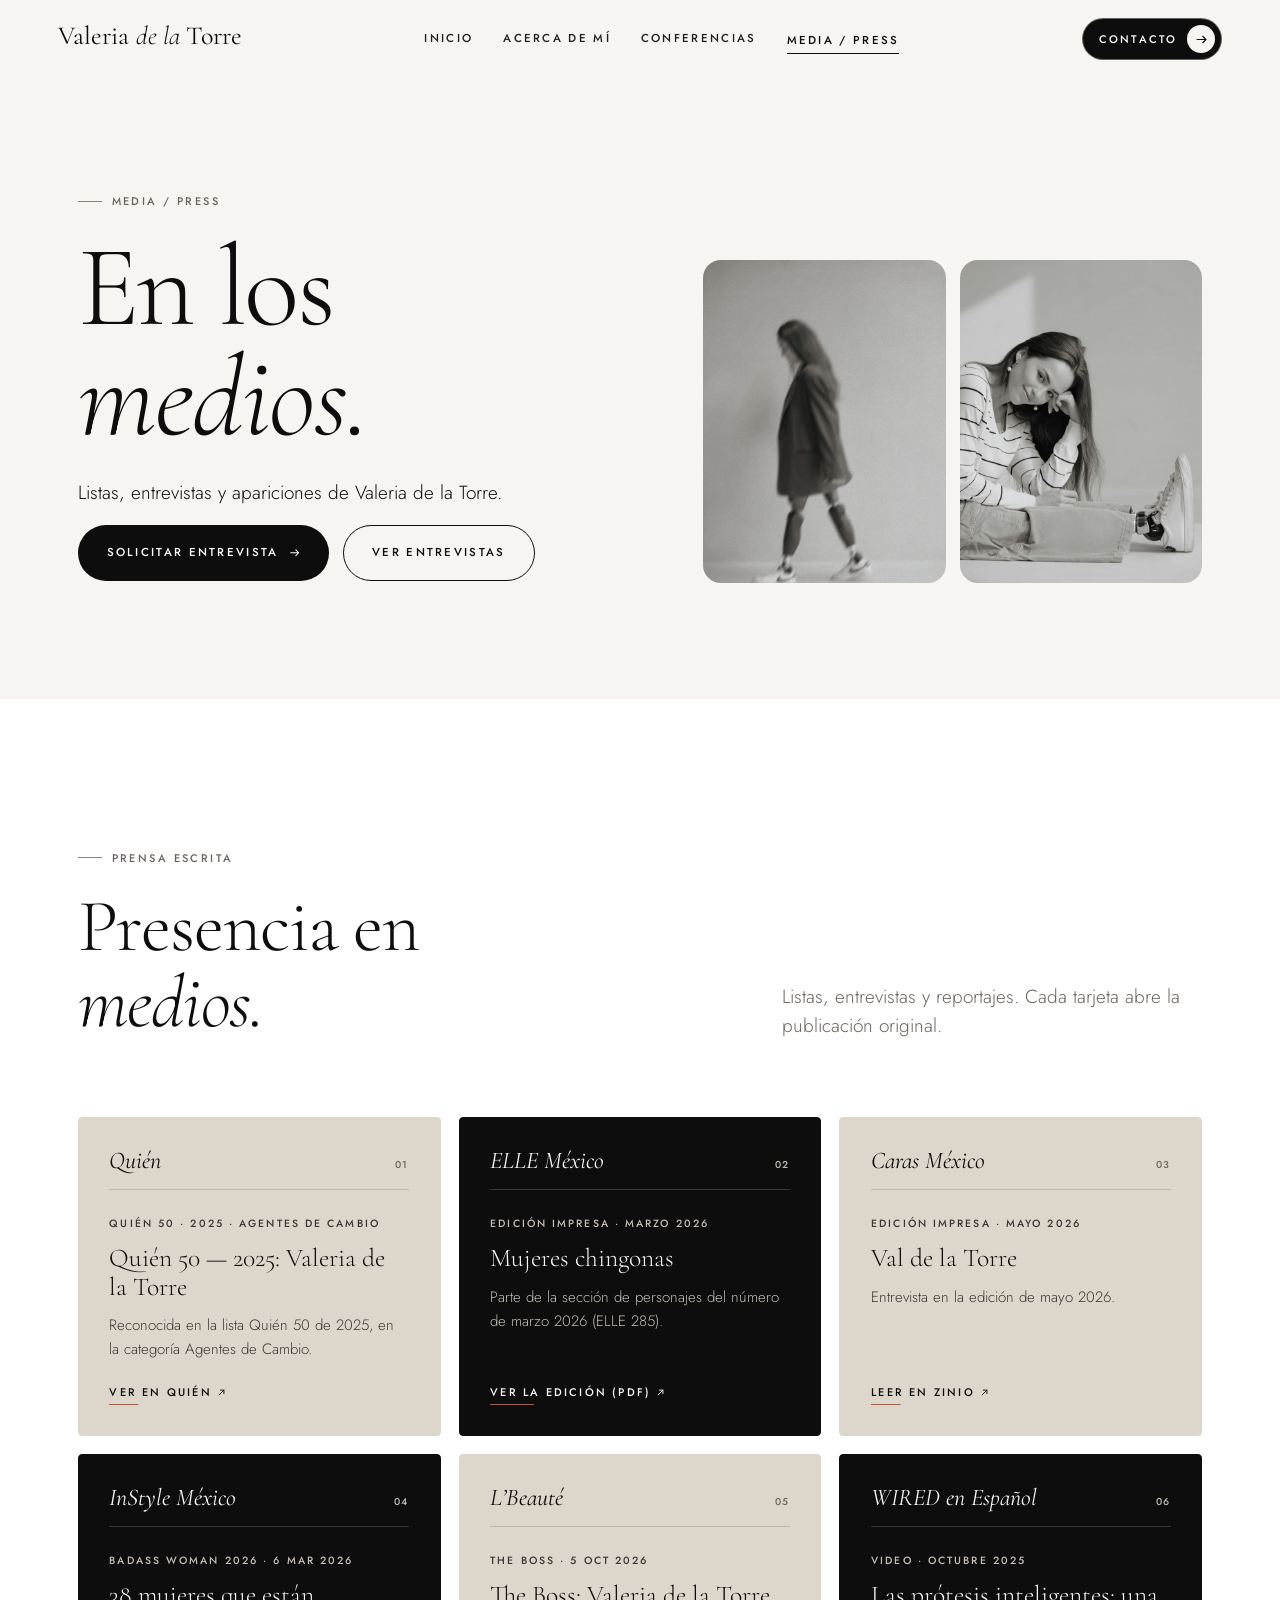
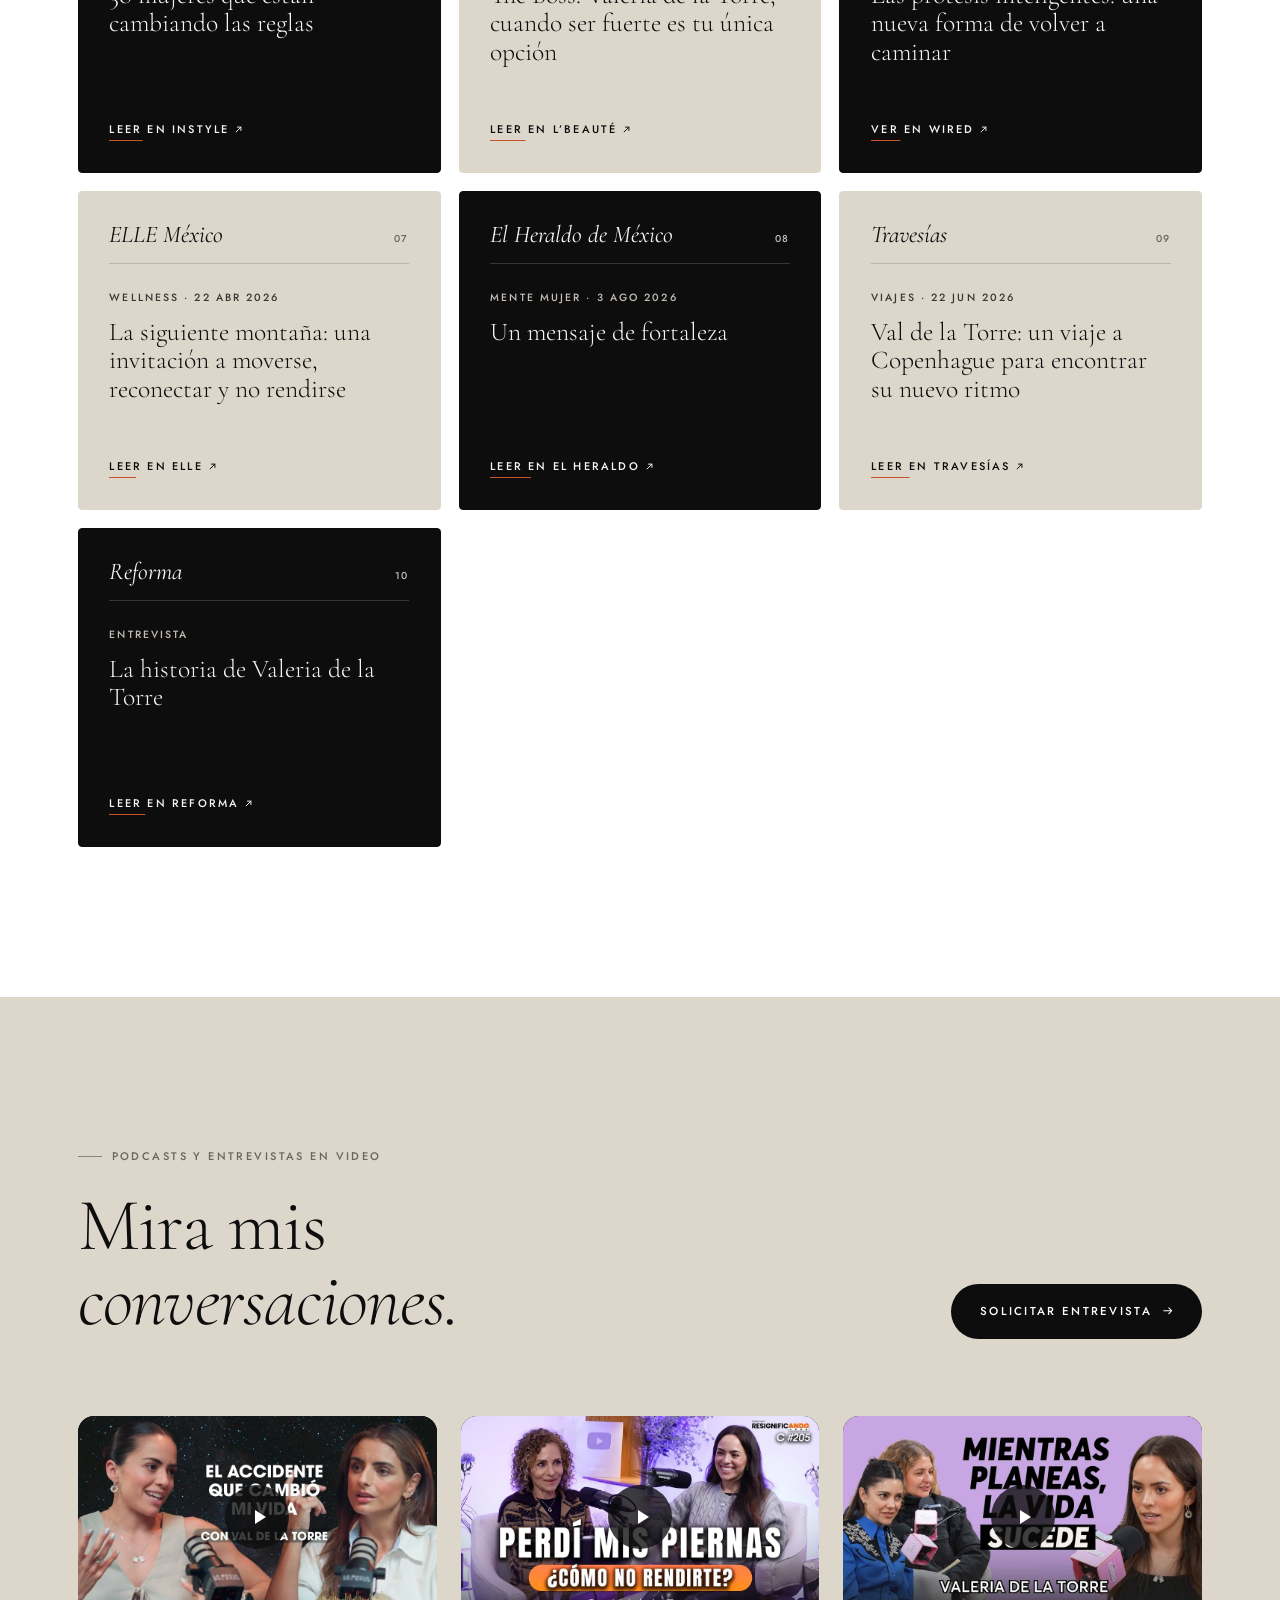
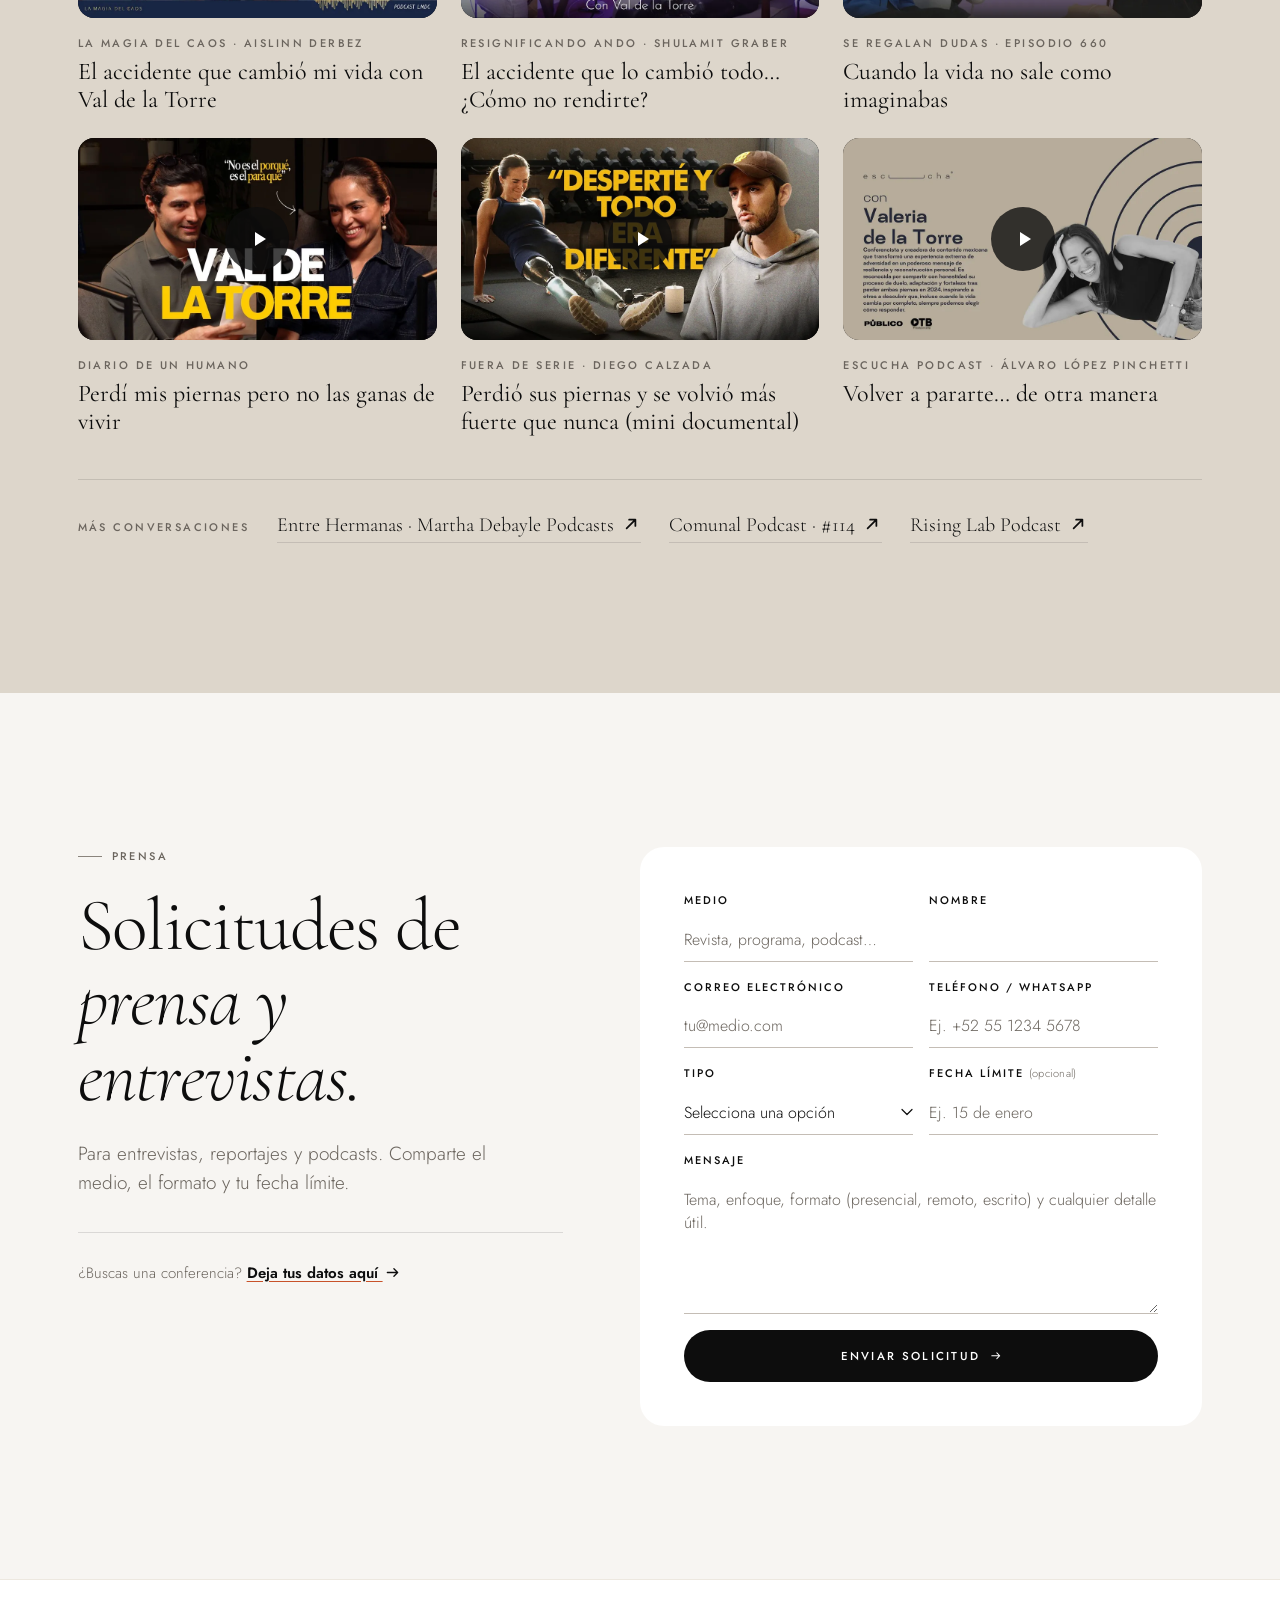
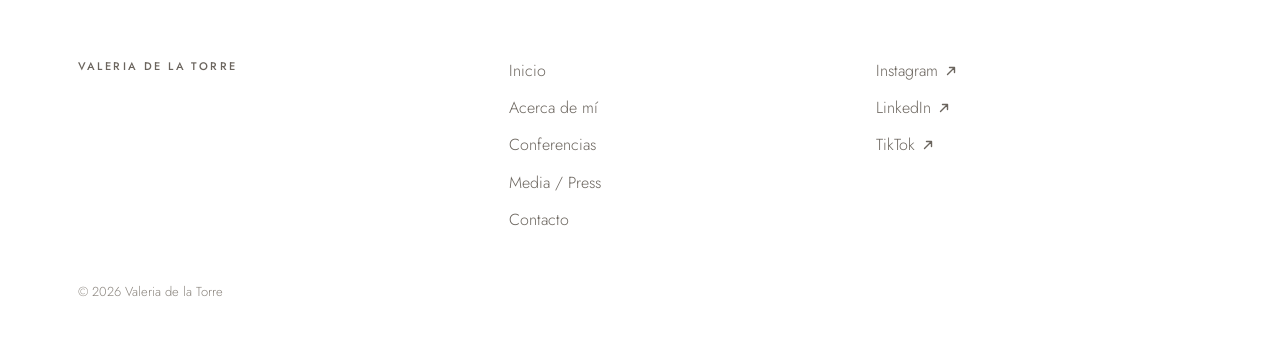
<file: media.html>
<!DOCTYPE html>
<html lang="es">
<head>
<meta charset="UTF-8" />
<meta name="viewport" content="width=device-width, initial-scale=1.0" />
<title>Media / Press · Valeria de la Torre</title>
<meta name="description" content="Valeria de la Torre — conferencista y creadora de contenido. Conferencias para empresas, universidades y eventos." />
<link rel="canonical" href="https://valdelatorre.com/media.html" />
<meta property="og:type" content="website" />
<meta property="og:locale" content="es_MX" />
<meta property="og:site_name" content="Valeria de la Torre" />
<meta property="og:url" content="https://valdelatorre.com/media.html" />
<meta property="og:title" content="Media / Press · Valeria de la Torre" />
<meta property="og:description" content="Valeria de la Torre en los medios: entrevistas, reportajes y podcasts." />
<meta property="og:image" content="https://valdelatorre.com/assets/home/val-de-pie-bn-1200.jpg" />
<meta name="twitter:card" content="summary_large_image" />
<link rel="preconnect" href="https://fonts.googleapis.com" />
<link rel="preconnect" href="https://fonts.gstatic.com" crossorigin />
<link href="https://fonts.googleapis.com/css2?family=Cormorant+Garamond:ital,wght@0,300;0,400;0,600;1,300;1,400;1,600&family=Jost:wght@300;400;500;600&display=swap" rel="stylesheet" />
<script>try{if(sessionStorage.getItem("valCurtain"))document.documentElement.classList.add("curtain-cover")}catch(e){}</script>
<link rel="icon" type="image/svg+xml" href="favicon.svg" />
<link rel="icon" type="image/x-icon" href="favicon.ico" />
<link rel="stylesheet" href="style.css" />
</head>
<body class="page-media">
<div class="curtain" aria-hidden="true">
  <div class="c-layer c-1"></div>
  <div class="c-layer c-2">
    <div class="c-inner">
      <span class="c-num">01</span>
      <span class="c-title"><span>Inicio</span></span>
      <span class="c-line"></span>
      <span class="c-mark">Valeria <em>de la</em> Torre</span>
    </div>
  </div>
</div>

<header class="nav" id="top">
  <a href="index.html#top" class="brand" data-sec="top" aria-label="Valeria de la Torre — Inicio"><span class="brand-main">Valeria <em>de la</em> Torre</span></a>
  <nav class="nav-links" id="menu" aria-label="Principal">
    <a href="index.html#top" data-sec="top"><span class="nl-t"><span class="nl-a">Inicio</span><span class="nl-b" aria-hidden="true">Inicio</span></span></a>
    <a href="index.html#acerca" data-sec="acerca"><span class="nl-t"><span class="nl-a">Acerca de mí</span><span class="nl-b" aria-hidden="true">Acerca de mí</span></span></a>
    <a href="index.html#conferencias" data-sec="conferencias"><span class="nl-t"><span class="nl-a">Conferencias</span><span class="nl-b" aria-hidden="true">Conferencias</span></span></a>
    <a href="media.html" data-sec="media" aria-current="page"><span class="nl-t"><span class="nl-a">Media / Press</span><span class="nl-b" aria-hidden="true">Media / Press</span></span></a>
    <a href="#prensa" class="menu-cta" data-sec="contacto">Contacto <span aria-hidden="true"><svg class="ico ico-right" viewBox="0 0 16 16" width="1em" height="1em" aria-hidden="true" focusable="false"><path d="M2.5 8h11M9.5 4l4 4-4 4"/></svg></span></a>
  </nav>
  <div class="nav-actions">
    <a href="#prensa" class="nav-pill" data-sec="contacto"><span class="pill-t">Contacto</span><span class="pill-arrow" aria-hidden="true"><svg class="ico ico-right" viewBox="0 0 16 16" width="1em" height="1em" aria-hidden="true" focusable="false"><path d="M2.5 8h11M9.5 4l4 4-4 4"/></svg></span></a>
    <button class="burger" type="button" aria-label="Abrir menú" aria-expanded="false" aria-controls="menu"><span></span><span></span></button>
  </div>
</header>

<main>

<!-- ============ MEDIA HERO ============ -->
<section class="media-hero" aria-labelledby="media-title">
  <div class="wrap media-hero-grid">
    <div>
      <p class="eyebrow"><span class="dot"></span>Media / Press</p>
      <h1 class="h-mega" id="media-title">En los <em>medios.</em></h1>
      <p class="lead">Listas, entrevistas y apariciones de Valeria de la Torre.</p>
      <div class="hero-ctas">
        <a href="#prensa" class="btn btn-accent">Solicitar entrevista <span aria-hidden="true"><svg class="ico ico-right" viewBox="0 0 16 16" width="1em" height="1em" aria-hidden="true" focusable="false"><path d="M2.5 8h11M9.5 4l4 4-4 4"/></svg></span></a>
        <a href="#videos" class="btn btn-outline">Ver entrevistas</a>
      </div>
    </div>
    <div class="media-hero-photos">
      <picture><source type="image/avif" srcset="assets/home/val-camina-700.avif 700w, assets/home/val-camina-1200.avif 1200w, assets/home/val-camina-1800.avif 1800w" sizes="(max-width: 1020px) 46vw, 22vw" /><source type="image/webp" srcset="assets/home/val-camina-700.webp 700w, assets/home/val-camina-1200.webp 1200w, assets/home/val-camina-1800.webp 1800w" sizes="(max-width: 1020px) 46vw, 22vw" /><img src="assets/home/val-camina-1200.jpg" srcset="assets/home/val-camina-700.jpg 700w, assets/home/val-camina-1200.jpg 1200w, assets/home/val-camina-1800.jpg 1800w" sizes="(max-width: 1020px) 46vw, 22vw" width="4000" height="6000" alt="Valeria de la Torre caminando, retrato en blanco y negro" /></picture>
      <picture><source type="image/avif" srcset="assets/home/val-sonrie-700.avif 700w, assets/home/val-sonrie-1106.avif 1106w" sizes="(max-width: 1020px) 46vw, 22vw" /><source type="image/webp" srcset="assets/home/val-sonrie-700.webp 700w, assets/home/val-sonrie-1106.webp 1106w" sizes="(max-width: 1020px) 46vw, 22vw" /><img src="assets/home/val-sonrie-700.jpg" srcset="assets/home/val-sonrie-700.jpg 700w, assets/home/val-sonrie-1106.jpg 1106w" sizes="(max-width: 1020px) 46vw, 22vw" width="1106" height="1600" alt="Valeria de la Torre sonriendo, sentada en el piso" /></picture>
    </div>
  </div>
</section>

<!-- ============ DESTACADOS ============ -->
<section class="press" aria-labelledby="press-title">
  <div class="wrap">
    <div class="sec-head sec-head-split reveal">
      <div>
        <p class="eyebrow"><span class="dot"></span>Prensa escrita</p>
        <h2 class="h-xl" id="press-title">Presencia en <em>medios.</em></h2>
      </div>
      <p class="sec-intro">Listas, entrevistas y reportajes. Cada tarjeta abre la publicación original.</p>
    </div>
    <div class="press-list">
      <a class="acard reveal" href="https://www.quien.com/quien-50-2025-personas/valeria-de-la-torre" target="_blank" rel="noopener">
        <span class="acard-top"><span class="acard-outlet">Quién</span><span class="acard-n">01</span></span>
        <span class="acard-body">
          <span class="acard-kicker">Quién 50 · 2025 · Agentes de Cambio</span>
          <span class="acard-title">Quién 50 — 2025: Valeria de la Torre</span>
          <p class="acard-desc">Reconocida en la lista Quién 50 de 2025, en la categoría Agentes de Cambio.</p>
        </span>
        <span class="acard-cta">Ver en Quién <span aria-hidden="true"><svg class="ico ico-ne" viewBox="0 0 16 16" width="1em" height="1em" aria-hidden="true" focusable="false"><path d="M4.5 11.5 11.5 4.5M6.5 4.5h5v5"/></svg></span></span>
      </a>
      <a class="acard reveal" href="https://cdn-3.expansion.mx/4b/d0/be14fbe84cb0ba422ea2db29c907/elle-285-compressed.pdf" target="_blank" rel="noopener">
        <span class="acard-top"><span class="acard-outlet">ELLE México</span><span class="acard-n">02</span></span>
        <span class="acard-body">
          <span class="acard-kicker">Edición impresa · Marzo 2026</span>
          <span class="acard-title">Mujeres chingonas</span>
          <p class="acard-desc">Parte de la sección de personajes del número de marzo 2026 (ELLE 285).</p>
        </span>
        <span class="acard-cta">Ver la edición (PDF) <span aria-hidden="true"><svg class="ico ico-ne" viewBox="0 0 16 16" width="1em" height="1em" aria-hidden="true" focusable="false"><path d="M4.5 11.5 11.5 4.5M6.5 4.5h5v5"/></svg></span></span>
      </a>
      <a class="acard reveal" href="https://www.ziniounlimited.com/mx/article/caras-mexico/mayo-2026-i722572/val-de-la-torre-a16" target="_blank" rel="noopener">
        <span class="acard-top"><span class="acard-outlet">Caras México</span><span class="acard-n">03</span></span>
        <span class="acard-body">
          <span class="acard-kicker">Edición impresa · Mayo 2026</span>
          <span class="acard-title">Val de la Torre</span>
          <p class="acard-desc">Entrevista en la edición de mayo 2026.</p>
        </span>
        <span class="acard-cta">Leer en Zinio <span aria-hidden="true"><svg class="ico ico-ne" viewBox="0 0 16 16" width="1em" height="1em" aria-hidden="true" focusable="false"><path d="M4.5 11.5 11.5 4.5M6.5 4.5h5v5"/></svg></span></span>
      </a>
      <a class="acard reveal" href="https://instyle.mx/badass-woman/badass-woman-2026-38-mujeres-que-estan-cambiando-las-reglas/" target="_blank" rel="noopener">
        <span class="acard-top"><span class="acard-outlet">InStyle México</span><span class="acard-n">04</span></span>
        <span class="acard-body">
          <span class="acard-kicker">Badass Woman 2026 · 6 mar 2026</span>
          <span class="acard-title">38 mujeres que están cambiando las reglas</span>
        </span>
        <span class="acard-cta">Leer en InStyle <span aria-hidden="true"><svg class="ico ico-ne" viewBox="0 0 16 16" width="1em" height="1em" aria-hidden="true" focusable="false"><path d="M4.5 11.5 11.5 4.5M6.5 4.5h5v5"/></svg></span></span>
      </a>
      <a class="acard reveal" href="https://lbeaute.mx/the-boss/the-boss-valeria-de-la-torre-cuando-ser-fuerte-es-tu-unica-opcion/" target="_blank" rel="noopener">
        <span class="acard-top"><span class="acard-outlet">L’Beauté</span><span class="acard-n">05</span></span>
        <span class="acard-body">
          <span class="acard-kicker">The Boss · 5 oct 2026</span>
          <span class="acard-title">The Boss: Valeria de la Torre, cuando ser fuerte es tu única opción</span>
        </span>
        <span class="acard-cta">Leer en L’Beauté <span aria-hidden="true"><svg class="ico ico-ne" viewBox="0 0 16 16" width="1em" height="1em" aria-hidden="true" focusable="false"><path d="M4.5 11.5 11.5 4.5M6.5 4.5h5v5"/></svg></span></span>
      </a>
      <a class="acard reveal" href="https://es.wired.com/video/watch/las-protesis-inteligentes-una-nueva-forma-de-volver-a-caminar" target="_blank" rel="noopener">
        <span class="acard-top"><span class="acard-outlet">WIRED en Español</span><span class="acard-n">06</span></span>
        <span class="acard-body">
          <span class="acard-kicker">Video · Octubre 2025</span>
          <span class="acard-title">Las prótesis inteligentes: una nueva forma de volver a caminar</span>
        </span>
        <span class="acard-cta">Ver en WIRED <span aria-hidden="true"><svg class="ico ico-ne" viewBox="0 0 16 16" width="1em" height="1em" aria-hidden="true" focusable="false"><path d="M4.5 11.5 11.5 4.5M6.5 4.5h5v5"/></svg></span></span>
      </a>
      <a class="acard reveal" href="https://elle.mx/wellness/2026/04/22/la-siguiente-montana-una-invitacion-a-moverse-reconectar-y-no-rendirse" target="_blank" rel="noopener">
        <span class="acard-top"><span class="acard-outlet">ELLE México</span><span class="acard-n">07</span></span>
        <span class="acard-body">
          <span class="acard-kicker">Wellness · 22 abr 2026</span>
          <span class="acard-title">La siguiente montaña: una invitación a moverse, reconectar y no rendirse</span>
        </span>
        <span class="acard-cta">Leer en ELLE <span aria-hidden="true"><svg class="ico ico-ne" viewBox="0 0 16 16" width="1em" height="1em" aria-hidden="true" focusable="false"><path d="M4.5 11.5 11.5 4.5M6.5 4.5h5v5"/></svg></span></span>
      </a>
      <a class="acard reveal" href="https://heraldodemexico.com.mx/edicion-impresa/2026/8/3/un-mensaje-de-fortaleza-861911.html" target="_blank" rel="noopener">
        <span class="acard-top"><span class="acard-outlet">El Heraldo de México</span><span class="acard-n">08</span></span>
        <span class="acard-body">
          <span class="acard-kicker">Mente Mujer · 3 ago 2026</span>
          <span class="acard-title">Un mensaje de fortaleza</span>
        </span>
        <span class="acard-cta">Leer en El Heraldo <span aria-hidden="true"><svg class="ico ico-ne" viewBox="0 0 16 16" width="1em" height="1em" aria-hidden="true" focusable="false"><path d="M4.5 11.5 11.5 4.5M6.5 4.5h5v5"/></svg></span></span>
      </a>
      <a class="acard reveal" href="https://www.travesiasdigital.com/val-de-la-torre-un-viaje-a-copenhague-para-encontrar-su-nuevo-ritmo.htm" target="_blank" rel="noopener">
        <span class="acard-top"><span class="acard-outlet">Travesías</span><span class="acard-n">09</span></span>
        <span class="acard-body">
          <span class="acard-kicker">Viajes · 22 jun 2026</span>
          <span class="acard-title">Val de la Torre: un viaje a Copenhague para encontrar su nuevo ritmo</span>
        </span>
        <span class="acard-cta">Leer en Travesías <span aria-hidden="true"><svg class="ico ico-ne" viewBox="0 0 16 16" width="1em" height="1em" aria-hidden="true" focusable="false"><path d="M4.5 11.5 11.5 4.5M6.5 4.5h5v5"/></svg></span></span>
      </a>
      <a class="acard reveal" href="https://www.reforma.com/la-historia-de-valeria-de-la-torre/ar3013806" target="_blank" rel="noopener">
        <span class="acard-top"><span class="acard-outlet">Reforma</span><span class="acard-n">10</span></span>
        <span class="acard-body">
          <span class="acard-kicker">Entrevista</span>
          <span class="acard-title">La historia de Valeria de la Torre</span>
        </span>
        <span class="acard-cta">Leer en Reforma <span aria-hidden="true"><svg class="ico ico-ne" viewBox="0 0 16 16" width="1em" height="1em" aria-hidden="true" focusable="false"><path d="M4.5 11.5 11.5 4.5M6.5 4.5h5v5"/></svg></span></span>
      </a>
    </div>
  </div>
</section>

<!-- ============ VIDEOS ============ -->
<section class="videos" id="videos" aria-labelledby="videos-title">
  <div class="wrap">
    <div class="sec-head sec-head-split reveal">
      <div>
        <p class="eyebrow"><span class="dot"></span>Podcasts y entrevistas en video</p>
        <h2 class="h-xl" id="videos-title">Mira mis <em>conversaciones.</em></h2>
      </div>
      <a href="#prensa" class="btn btn-accent">Solicitar entrevista <span aria-hidden="true"><svg class="ico ico-right" viewBox="0 0 16 16" width="1em" height="1em" aria-hidden="true" focusable="false"><path d="M2.5 8h11M9.5 4l4 4-4 4"/></svg></span></a>
    </div>
    <div class="video-grid">
      <article class="vcard reveal">
        <button type="button" class="yt-facade vthumb" data-yt="c1UL40nYKlA" data-title="El accidente que cambió mi vida con Val de la Torre" aria-label="Reproducir: El accidente que cambió mi vida con Val de la Torre">
          <picture><source type="image/webp" srcset="assets/press/yt-c1UL40nYKlA.webp" /><img src="assets/press/yt-c1UL40nYKlA.jpg" alt="" width="960" height="540" loading="lazy" /></picture>
          <span class="vplay" aria-hidden="true"><svg viewBox="0 0 24 24"><path d="M8 5v14l11-7z"/></svg></span>
        </button>
        <p class="vkicker">La Magia del Caos · Aislinn Derbez</p>
        <h3>El accidente que cambió mi vida con Val de la Torre</h3>
      </article>
      <article class="vcard reveal">
        <button type="button" class="yt-facade vthumb" data-yt="xaeMJN-Q7-c" data-title="El accidente que lo cambió todo… ¿Cómo no rendirte?" aria-label="Reproducir: El accidente que lo cambió todo… ¿Cómo no rendirte?">
          <picture><source type="image/webp" srcset="assets/press/yt-xaeMJN-Q7-c.webp" /><img src="assets/press/yt-xaeMJN-Q7-c.jpg" alt="" width="960" height="540" loading="lazy" /></picture>
          <span class="vplay" aria-hidden="true"><svg viewBox="0 0 24 24"><path d="M8 5v14l11-7z"/></svg></span>
        </button>
        <p class="vkicker">Resignificando Ando · Shulamit Graber</p>
        <h3>El accidente que lo cambió todo… ¿Cómo no rendirte?</h3>
      </article>
      <article class="vcard reveal">
        <button type="button" class="yt-facade vthumb" data-yt="Pfdi4-myiQY" data-title="Cuando la vida no sale como imaginabas" aria-label="Reproducir: Cuando la vida no sale como imaginabas">
          <picture><source type="image/webp" srcset="assets/press/yt-Pfdi4-myiQY.webp" /><img src="assets/press/yt-Pfdi4-myiQY.jpg" alt="" width="960" height="540" loading="lazy" /></picture>
          <span class="vplay" aria-hidden="true"><svg viewBox="0 0 24 24"><path d="M8 5v14l11-7z"/></svg></span>
        </button>
        <p class="vkicker">Se Regalan Dudas · Episodio 660</p>
        <h3>Cuando la vida no sale como imaginabas</h3>
      </article>
      <article class="vcard reveal">
        <button type="button" class="yt-facade vthumb" data-yt="R_Gundcr1z4" data-title="Perdí mis piernas pero no las ganas de vivir" aria-label="Reproducir: Perdí mis piernas pero no las ganas de vivir">
          <picture><source type="image/webp" srcset="assets/press/yt-R_Gundcr1z4.webp" /><img src="assets/press/yt-R_Gundcr1z4.jpg" alt="" width="960" height="540" loading="lazy" /></picture>
          <span class="vplay" aria-hidden="true"><svg viewBox="0 0 24 24"><path d="M8 5v14l11-7z"/></svg></span>
        </button>
        <p class="vkicker">Diario de un Humano</p>
        <h3>Perdí mis piernas pero no las ganas de vivir</h3>
      </article>
      <article class="vcard reveal">
        <button type="button" class="yt-facade vthumb" data-yt="AjvfvYd3Qm8" data-title="Perdió sus piernas y se volvió más fuerte que nunca (mini documental)" aria-label="Reproducir: Perdió sus piernas y se volvió más fuerte que nunca (mini documental)">
          <picture><source type="image/webp" srcset="assets/press/yt-AjvfvYd3Qm8.webp" /><img src="assets/press/yt-AjvfvYd3Qm8.jpg" alt="" width="960" height="540" loading="lazy" /></picture>
          <span class="vplay" aria-hidden="true"><svg viewBox="0 0 24 24"><path d="M8 5v14l11-7z"/></svg></span>
        </button>
        <p class="vkicker">Fuera de Serie · Diego Calzada</p>
        <h3>Perdió sus piernas y se volvió más fuerte que nunca (mini documental)</h3>
      </article>
      <article class="vcard reveal">
        <button type="button" class="yt-facade vthumb" data-yt="I1OLqiA7eQ0" data-title="Volver a pararte… de otra manera" aria-label="Reproducir: Volver a pararte… de otra manera">
          <picture><source type="image/webp" srcset="assets/press/yt-I1OLqiA7eQ0.webp" /><img src="assets/press/yt-I1OLqiA7eQ0.jpg" alt="" width="960" height="540" loading="lazy" /></picture>
          <span class="vplay" aria-hidden="true"><svg viewBox="0 0 24 24"><path d="M8 5v14l11-7z"/></svg></span>
        </button>
        <p class="vkicker">Escucha Podcast · Álvaro López Pinchetti</p>
        <h3>Volver a pararte… de otra manera</h3>
      </article>
    </div>
    <div class="more-talks reveal"><p class="eyebrow">Más conversaciones</p><ul><li><a href="https://www.youtube.com/watch?v=rVt38XLvD4s" target="_blank" rel="noopener">Entre Hermanas · Martha Debayle Podcasts <span aria-hidden="true"><svg class="ico ico-ne" viewBox="0 0 16 16" width="1em" height="1em" aria-hidden="true" focusable="false"><path d="M4.5 11.5 11.5 4.5M6.5 4.5h5v5"/></svg></span></a></li><li><a href="https://www.youtube.com/watch?v=cpPKlhOLH2E" target="_blank" rel="noopener">Comunal Podcast · #114 <span aria-hidden="true"><svg class="ico ico-ne" viewBox="0 0 16 16" width="1em" height="1em" aria-hidden="true" focusable="false"><path d="M4.5 11.5 11.5 4.5M6.5 4.5h5v5"/></svg></span></a></li><li><a href="https://www.youtube.com/watch?v=m491RuqUEXY" target="_blank" rel="noopener">Rising Lab Podcast <span aria-hidden="true"><svg class="ico ico-ne" viewBox="0 0 16 16" width="1em" height="1em" aria-hidden="true" focusable="false"><path d="M4.5 11.5 11.5 4.5M6.5 4.5h5v5"/></svg></span></a></li></ul></div>
  </div>
</section>

<!-- ============ FORMULARIO PRENSA ============ -->
<section class="contact" id="prensa" aria-labelledby="pr-title">
  <div class="wrap contact-grid">
    <div class="contact-intro">
      <p class="eyebrow"><span class="dot"></span>Prensa</p>
      <h2 class="h-xl" id="pr-title">Solicitudes de <em>prensa y entrevistas.</em></h2>
      <p class="sec-intro">Para entrevistas, reportajes y podcasts. Comparte el medio, el formato y tu fecha límite.</p>
      <div class="direct">
        <p class="small muted-dark">¿Buscas una conferencia? <a href="index.html#contacto">Deja tus datos aquí <span aria-hidden="true"><svg class="ico ico-right" viewBox="0 0 16 16" width="1em" height="1em" aria-hidden="true" focusable="false"><path d="M2.5 8h11M9.5 4l4 4-4 4"/></svg></span></a></p>
      </div>
    </div>
    <div class="form-wrap">
    <form class="cform" id="pform" action="https://script.google.com/macros/s/AKfycbwWgLQikM7xIi0Fe75mzFHzctuhWTr9WTCbsFKoXeSg_MsxmiXzze1I678qBouAlIg7WQ/exec" method="POST" novalidate>
      <input type="hidden" name="source" value="Prensa" />
      <div class="form-honeypot" aria-hidden="true"><label>Sitio web <input type="text" name="website" tabindex="-1" autocomplete="off" /></label></div>
      <input type="hidden" name="ts" value="" />
      <div class="row">
        <label class="f"><span>Medio</span><input name="outlet" placeholder="Revista, programa, podcast…" maxlength="160" required /></label>
        <label class="f"><span>Nombre</span><input name="name" autocomplete="name" maxlength="120" required /></label>
      </div>
      <div class="row">
        <label class="f"><span>Correo electrónico</span><input type="email" name="email" autocomplete="email" inputmode="email" spellcheck="false" placeholder="tu@medio.com" maxlength="254" required /></label>
        <label class="f"><span>Teléfono / WhatsApp</span><input type="tel" name="phone" autocomplete="tel" inputmode="tel" placeholder="Ej. +52 55 1234 5678" maxlength="40" pattern="[0-9+\(\)\s\-]{7,40}" required /></label>
      </div>
      <div class="row">
        <label class="f"><span>Tipo</span>
          <select name="type" required>
            <option value="" disabled selected>Selecciona una opción</option>
            <option value="Entrevista">Entrevista</option><option value="Reportaje">Reportaje</option><option value="Podcast">Podcast</option><option value="Otro">Otro</option>
          </select>
        </label>
        <label class="f"><span>Fecha límite <i>(opcional)</i></span><input name="deadline" maxlength="120" placeholder="Ej. 15 de enero" /></label>
      </div>
      <label class="f"><span>Mensaje</span><textarea name="message" rows="5" maxlength="4000" placeholder="Tema, enfoque, formato (presencial, remoto, escrito) y cualquier detalle útil." required></textarea></label>
      <p class="form-error" role="alert" hidden></p>
      <button class="btn btn-accent btn-block" type="submit">Enviar solicitud <span aria-hidden="true"><svg class="ico ico-right" viewBox="0 0 16 16" width="1em" height="1em" aria-hidden="true" focusable="false"><path d="M2.5 8h11M9.5 4l4 4-4 4"/></svg></span></button>
    </form>
    <div class="form-success" role="status" tabindex="-1" hidden>
      <h3 class="h-lg">Gracias<em>.</em></h3>
      <p>Recibimos tu mensaje y nos pondremos en contacto contigo a la brevedad.</p>
    </div>
    </div>
  </div>
</section>

</main>

<footer class="foot">
  <div class="wrap">
    <div class="foot-grid">
      <div>
        <p class="eyebrow">Valeria de la Torre</p>
      </div>
      <nav aria-label="Pie de página" class="foot-nav">
        <a href="index.html#top">Inicio</a><a href="index.html#acerca">Acerca de mí</a><a href="index.html#conferencias">Conferencias</a><a href="media.html">Media / Press</a><a href="index.html#contacto">Contacto</a>
      </nav>
      <div class="foot-social">
        <a href="https://www.instagram.com/valdelatorre/" target="_blank" rel="noopener">Instagram <span aria-hidden="true"><svg class="ico ico-ne" viewBox="0 0 16 16" width="1em" height="1em" aria-hidden="true" focusable="false"><path d="M4.5 11.5 11.5 4.5M6.5 4.5h5v5"/></svg></span></a>
        <a href="https://www.linkedin.com/in/valdelatorrega/" target="_blank" rel="noopener">LinkedIn <span aria-hidden="true"><svg class="ico ico-ne" viewBox="0 0 16 16" width="1em" height="1em" aria-hidden="true" focusable="false"><path d="M4.5 11.5 11.5 4.5M6.5 4.5h5v5"/></svg></span></a>
        <a href="https://www.tiktok.com/@valdelatorreg" target="_blank" rel="noopener">TikTok <span aria-hidden="true"><svg class="ico ico-ne" viewBox="0 0 16 16" width="1em" height="1em" aria-hidden="true" focusable="false"><path d="M4.5 11.5 11.5 4.5M6.5 4.5h5v5"/></svg></span></a>
      </div>
    </div>
    <p class="foot-copy">© 2026 Valeria de la Torre</p>
  </div>
</footer>

<div class="mbar"><a href="#prensa" class="btn btn-accent btn-block">Solicitar entrevista <span aria-hidden="true"><svg class="ico ico-right" viewBox="0 0 16 16" width="1em" height="1em" aria-hidden="true" focusable="false"><path d="M2.5 8h11M9.5 4l4 4-4 4"/></svg></span></a></div>

<script src="main.js"></script>
</body>
</html>
</file>
<file: style.css>
:root{
  /* Exact palette of the live site (repo style.css / DESIGN.md) */
  --white:#FFFFFF; --off-white:#F7F5F2; --sand-o:#EDE8E0; --sand-dark:#DDD6CB; --black:#0D0D0D;
  --gray-dark:#3A3835; --gray-mid:#6B655E; --gray-line:#8A847D; --gray-light:#C4BDB5;
  --ember:#C8522A; --ember-dark:#A33E1A;
  /* aliases mapped onto that palette */
  --cream:var(--off-white); --sand:var(--sand-o); --sand-2:var(--sand-dark); --ink:var(--black); --ink-2:var(--gray-dark);
  --line:rgba(13,13,13,.12); --line-l:rgba(13,13,13,.12);
  --muted:var(--gray-mid); --muted-l:var(--gray-mid);
  --accent:var(--black); --accent-2:var(--black); --accent-d:var(--ember-dark);
  --sans:'Cormorant Garamond',Georgia,serif;
  --serif:'Cormorant Garamond',Georgia,serif;
  --body:'Jost','Helvetica Neue',sans-serif;
  --wrap:1240px; --gut:clamp(20px,4.5vw,64px);
  --p:0;
}
*{box-sizing:border-box;margin:0;padding:0}
html{scroll-behavior:smooth;-webkit-text-size-adjust:100%}
body{background:var(--cream);color:var(--ink);font-family:var(--body);font-weight:400;font-size:17px;line-height:1.6;-webkit-font-smoothing:antialiased}
img{display:block;max-width:100%;height:auto}
a{color:inherit}
:focus-visible{outline:2px solid var(--accent);outline-offset:3px}
.wrap{max-width:var(--wrap);margin:0 auto;padding:0 var(--gut)}
section{position:relative}

/* ---------- type ---------- */
.eyebrow{font-family:var(--body);font-size:13px;font-weight:600;letter-spacing:.16em;text-transform:uppercase;color:var(--muted);display:flex;align-items:center;gap:10px;margin-bottom:22px}
.eyebrow-light{color:var(--muted-l)}
.dot{width:8px;height:8px;border-radius:50%;background:var(--accent);flex:none}
.h-xl,.h-lg,.h-mega,.hero-title{font-family:var(--sans);font-weight:800;font-stretch:88%;letter-spacing:-.035em;line-height:.95}
.h-xl{font-size:clamp(40px,5.6vw,84px)}
.h-lg{font-size:clamp(32px,3.4vw,50px);line-height:1}
.h-mega{font-size:clamp(64px,6.4vw,104px);letter-spacing:-.05em;line-height:.85}
.h-xl em,.h-lg em,.hero-title em,.foot-line em,.story-quote em{font-family:var(--serif);font-style:italic;font-weight:500;letter-spacing:-.01em;font-stretch:normal}
.h-xl em{color:var(--accent)}
.dark .h-xl em{color:var(--accent-2)}
.sec-intro{font-size:19px;color:var(--muted);max-width:420px;line-height:1.55}
.lead-light{font-size:20px;line-height:1.55;color:var(--cream);margin-bottom:18px}
.muted-light{color:var(--muted-l)}
.small{font-size:15px}

/* ---------- buttons ---------- */
.btn{display:inline-flex;align-items:center;justify-content:center;gap:10px;font-family:var(--body);font-weight:600;font-size:15px;letter-spacing:.02em;text-decoration:none;padding:17px 28px;border-radius:999px;border:1.5px solid transparent;cursor:pointer;transition:transform .2s,background .2s,color .2s,border-color .2s;white-space:nowrap}
.btn:hover{transform:translateY(-2px)}
.btn-sm{padding:11px 20px;font-size:14px}
.btn-block{width:100%}
.btn-accent{background:var(--accent);color:#fff}
.btn-accent:hover{background:var(--accent-d)}
.btn-dark{background:var(--ink);color:var(--cream)}
.btn-outline{border-color:var(--ink);color:var(--ink);background:transparent}
.btn-outline:hover{background:var(--ink);color:var(--cream)}
.btn-ghost-light{border-color:rgba(255,255,255,.55);color:#fff;background:rgba(255,255,255,.06);backdrop-filter:blur(6px)}
.btn-ghost-light:hover{background:#fff;color:var(--ink)}
.play{font-size:11px}
.link-arrow{display:inline-flex;gap:8px;font-weight:600;text-decoration:none;border-bottom:1.5px solid currentColor;padding-bottom:4px}
.link-light{color:var(--cream)}

/* ---------- placeholders ---------- */
.ph,.ph-inline{font-family:var(--body);font-weight:500;font-style:normal;color:var(--accent-d);background:repeating-linear-gradient(135deg,rgba(200,82,42,.07) 0 8px,rgba(200,82,42,.13) 8px 16px);border:1.5px dashed var(--accent);border-radius:8px}
.ph{display:block;padding:14px 16px;font-size:15px;line-height:1.45;margin-top:14px}
.ph-inline{display:inline-block;padding:2px 8px;font-size:.82em;letter-spacing:0}
.ph-dark{color:#F0A383;background:repeating-linear-gradient(135deg,rgba(224,104,61,.10) 0 8px,rgba(224,104,61,.18) 8px 16px);border-color:var(--accent-2)}
.note{font-size:14px;color:var(--muted);margin-top:16px;font-style:italic}

/* ---------- header ---------- */
.nav{position:fixed;inset:0 0 auto 0;z-index:50;display:flex;align-items:center;justify-content:space-between;gap:24px;padding:18px var(--gut);color:#fff;transition:background .3s,color .3s,padding .3s,box-shadow .3s}
.nav.solid{background:rgba(245,241,234,.92);backdrop-filter:blur(14px);color:var(--ink);padding-top:12px;padding-bottom:12px;box-shadow:0 1px 0 var(--line)}
.brand{font-family:var(--sans);font-weight:800;font-stretch:88%;font-size:20px;letter-spacing:-.02em;text-decoration:none}
.brand span{color:var(--accent)}
.nav-links{display:flex;gap:34px}
.nav-links a{text-decoration:none;font-size:14px;font-weight:500;letter-spacing:.04em;opacity:.88}
.nav-links a:hover{opacity:1}
.nav-actions{display:flex;align-items:center;gap:14px}
.lang{background:none;border:1px solid currentColor;color:inherit;border-radius:999px;padding:9px 14px;font:600 13px var(--body);letter-spacing:.06em;cursor:pointer;opacity:.9}
.lang span{opacity:.5}

/* ---------- 1 HERO ---------- */
.hero{height:210vh;background:var(--ink);color:#fff}
.hero-sticky{position:sticky;top:0;height:100vh;height:100svh;overflow:hidden}
.hero-media{position:absolute;inset:0;clip-path:inset(calc(var(--p)*14vh) calc(var(--p)*35vw) calc(var(--p)*9vh) calc(var(--p)*35vw) round calc(var(--p)*22px));will-change:clip-path}
.hero-media img{width:100%;height:100%;object-fit:cover;object-position:50% 40%;transform:scale(calc(1.12 - var(--p)*.12));transform-origin:50% 35%}
.hero-shade{position:absolute;inset:0;pointer-events:none;opacity:calc(1 - var(--p)*1.6);
  background:linear-gradient(180deg,rgba(20,17,15,.55) 0%,rgba(20,17,15,0) 22%,rgba(20,17,15,0) 38%,rgba(20,17,15,.78) 72%,rgba(20,17,15,.94) 100%)}
.hero-intro{position:absolute;left:0;right:0;bottom:0;padding:0 var(--gut) clamp(40px,7vh,72px);max-width:calc(var(--wrap) + 2*var(--gut));margin:0 auto;opacity:calc(1 - var(--p)*3.2);transform:translateY(calc(var(--p)*-60px))}
.hero-title{font-size:clamp(58px,8.4vw,132px);color:#fff;margin-bottom:22px}
.hero-title em{color:#F3B697}
.hero-sub{font-size:clamp(18px,1.6vw,22px);max-width:560px;color:rgba(255,255,255,.86);margin-bottom:30px;line-height:1.45}
.hero-ctas{display:flex;flex-wrap:wrap;gap:14px}
.hero-flank{position:absolute;top:50%;font-family:var(--sans);font-weight:800;font-stretch:80%;font-size:clamp(40px,4.4vw,72px);letter-spacing:-.04em;line-height:.9;color:var(--cream);opacity:clamp(0,calc((var(--p) - .45)*3),1);pointer-events:none}
.hero-flank em{font-family:var(--serif);font-style:italic;font-weight:500;color:var(--accent-2);font-stretch:normal}
.hero-flank-l{left:var(--gut);transform:translate(calc((1 - var(--p))*-40px),-50%);max-width:27vw}
.hero-flank-r{right:var(--gut);text-align:right;transform:translate(calc((1 - var(--p))*40px),-50%);max-width:27vw}
.flank-kicker{display:block;font:600 13px var(--body);letter-spacing:.16em;color:var(--accent-2);margin-bottom:14px}
.hero-scroll{position:absolute;right:var(--gut);bottom:clamp(40px,7vh,72px);font-size:12px;letter-spacing:.2em;text-transform:uppercase;color:rgba(255,255,255,.6);writing-mode:vertical-rl;opacity:calc(1 - var(--p)*4)}
.hero-scroll::after{content:"";display:inline-block;width:1px;height:48px;background:rgba(255,255,255,.5);margin-top:12px}
html.static .hero{height:auto}
html.static .hero-sticky{position:relative}

/* ---------- 2 PROOF ---------- */
.proof{background:var(--cream);border-bottom:1px solid var(--line)}
.proof-inner{display:grid;grid-template-columns:auto 1fr;gap:56px;align-items:center;padding-top:44px;padding-bottom:44px}
.tedx-badge{display:flex;align-items:center;gap:16px;text-decoration:none;padding-right:56px;border-right:1px solid var(--line)}
.tedx-mark{font-family:var(--sans);font-weight:900;font-size:30px;color:#E62B1E;letter-spacing:-.03em}
.tedx-txt{font-size:14px;line-height:1.35;color:var(--muted)}
.tedx-txt strong{display:block;color:var(--ink);font-size:16px}
.proof-brands .eyebrow{margin-bottom:16px;font-size:12px}
.logos{list-style:none;display:flex;flex-wrap:wrap;align-items:center;gap:18px 40px}
.logos img{height:26px;width:auto;max-width:120px;object-fit:contain;filter:grayscale(1) contrast(1.05);opacity:.78;transition:opacity .2s,filter .2s}
.logos img:hover{filter:none}
.logos li:nth-child(2) img{height:34px}
.logos li:nth-child(1) img{height:30px}
.logos img:hover{opacity:1}

/* ---------- sections ---------- */
.dark{background:var(--ink);color:var(--cream)}
.sand{background:var(--sand)}
.tedx,.talks,.where,.story,.agenda,.kit,.contact{padding:clamp(88px,12vw,160px) 0}
.sec-head{margin-bottom:clamp(44px,6vw,80px)}
.sec-head .h-xl{max-width:15ch}
.sec-head-split{display:flex;justify-content:space-between;align-items:flex-end;gap:40px}

/* ---------- 3 TEDx ---------- */
.tedx .h-xl{max-width:16ch}
.tedx-grid{display:grid;grid-template-columns:minmax(0,1.45fr) minmax(0,1fr);gap:clamp(32px,5vw,72px);align-items:center}
.tedx-video{position:relative;display:block;border-radius:18px;overflow:hidden;aspect-ratio:16/9;background:#000}
.tedx-video img{width:100%;height:100%;object-fit:cover;transition:transform .6s}
.tedx-video:hover img{transform:scale(1.03)}
.tedx-play{position:absolute;left:50%;top:50%;width:96px;height:96px;margin:-48px 0 0 -48px;border-radius:50%;background:var(--accent);display:grid;place-items:center;box-shadow:0 0 0 14px rgba(200,82,42,.25)}
.tedx-play svg{width:34px;fill:#fff;margin-left:4px}
.tedx-cap{position:absolute;left:20px;bottom:18px;font-size:13px;font-weight:600;letter-spacing:.08em;text-transform:uppercase;background:rgba(20,17,15,.75);padding:8px 14px;border-radius:999px;color:#fff}
.tedx-copy .muted-light{margin-bottom:30px}

/* ---------- 4 TALKS ---------- */
.talk{display:grid;grid-template-columns:1.05fr 1fr;background:#fff;border-radius:24px;overflow:hidden;margin-bottom:32px;box-shadow:0 30px 60px -40px rgba(20,17,15,.35)}
.talk-rev{grid-template-columns:1fr 1.05fr;background:var(--sand)}
.talk-rev .talk-media{order:2}
.talk-media{position:relative;min-height:560px;background:var(--sand-2)}
.talk-media img{position:absolute;inset:0;width:100%;height:100%;object-fit:cover}
.talk-rev .talk-media img{object-position:50% 30%;filter:saturate(.7)}
.talk-num{position:absolute;left:24px;bottom:4px;font-family:var(--sans);font-weight:900;font-size:clamp(90px,11vw,170px);line-height:1;color:#fff;letter-spacing:-.06em;text-shadow:0 6px 30px rgba(0,0,0,.35)}
.soon{position:absolute;top:24px;right:24px;background:var(--ink);color:var(--cream);font-size:12px;font-weight:600;letter-spacing:.14em;text-transform:uppercase;padding:9px 16px;border-radius:999px}
.talk-body{padding:clamp(32px,4.5vw,64px)}
.talk-kicker{font-size:13px;font-weight:600;letter-spacing:.14em;text-transform:uppercase;color:var(--muted);margin-bottom:18px}
.avail{color:#2F7D4F}
.soon-txt{color:var(--accent)}
.talk .h-lg{margin-bottom:16px;max-width:14ch}
.talk-sub{font-family:var(--serif);font-style:italic;font-size:24px;line-height:1.3;color:var(--ink);margin-bottom:16px}
.talk-desc{color:var(--muted);margin-bottom:28px}
.facts{display:grid;grid-template-columns:repeat(2,1fr);gap:0;border-top:1px solid var(--line);margin-bottom:32px}
.facts div{padding:14px 0;border-bottom:1px solid var(--line)}
.facts div:nth-child(odd){padding-right:16px}
.facts dt{font-size:12px;font-weight:600;letter-spacing:.14em;text-transform:uppercase;color:var(--muted)}
.facts dd{font-weight:500;font-size:17px}
.phases{list-style:none;display:grid;gap:8px;margin-bottom:32px;border-top:1px solid var(--line);padding-top:18px}
.phases li{display:flex;align-items:center;gap:16px}
.phases li>span{font-family:var(--sans);font-weight:800;font-size:20px;color:var(--accent);width:30px}

/* ---------- 5 WHERE ---------- */
.where-grid{display:grid;grid-template-columns:repeat(3,1fr);gap:24px}
.where-card{background:var(--cream);border-radius:20px;padding:36px 32px 32px;border:1px solid var(--line)}
.where-n{font-family:var(--sans);font-weight:900;font-size:56px;color:var(--accent);letter-spacing:-.05em;line-height:1;display:block;margin-bottom:22px}
.where-card h3{font-family:var(--sans);font-weight:800;font-stretch:88%;font-size:28px;letter-spacing:-.02em;margin-bottom:12px}
.where-card p{color:var(--muted)}
.where-card p strong{color:var(--ink)}
.ph-quote{font-size:17px;min-height:120px;display:flex;align-items:center}

/* ---------- 6 STORY ---------- */
.story-grid{display:grid;grid-template-columns:minmax(0,1fr) minmax(0,1fr);gap:clamp(40px,6vw,96px);align-items:center}
.story-media{position:relative}
.story-media>img:first-child{border-radius:20px;aspect-ratio:4/5;object-fit:cover;object-position:62% 50%;width:100%}
.story-sign{position:absolute;right:-18px;bottom:-34px;width:150px;filter:invert(1) contrast(1.8);mix-blend-mode:screen}
.story-copy .h-xl{margin-bottom:28px}
.timeline{list-style:none;margin-top:36px;border-top:1px solid var(--line-l)}
.timeline li{display:grid;grid-template-columns:90px 1fr;padding:16px 0;border-bottom:1px solid var(--line-l);color:var(--cream)}
.timeline span{font-family:var(--sans);font-weight:800;color:var(--accent-2);letter-spacing:-.01em}
.story-quote{margin-top:clamp(80px,10vw,140px);text-align:center}
.story-quote blockquote{font-family:var(--serif);font-size:clamp(30px,3.6vw,54px);line-height:1.15;max-width:22ch;margin:0 auto 22px;color:var(--cream)}
.story-quote em{color:var(--accent-2)}
.story-quote figcaption{color:var(--muted-l);font-size:15px;display:flex;gap:12px;justify-content:center;flex-wrap:wrap;align-items:center}

/* ---------- 7 AGENDA ---------- */
.agenda-grid{display:grid;grid-template-columns:minmax(0,.9fr) minmax(0,1.1fr);gap:clamp(40px,6vw,96px);align-items:start}
.agenda .sec-intro{margin:22px 0 30px}
.dates{list-style:none;border-top:2px solid var(--ink)}
.dates li{display:grid;grid-template-columns:150px 1fr 1fr;gap:16px;align-items:center;padding:24px 0;border-bottom:1px solid var(--line)}
.dates .date{font-family:var(--sans)}

/* ---------- 8 KIT ---------- */
.kit-grid{display:grid;grid-template-columns:minmax(0,1fr) minmax(0,1fr);gap:clamp(40px,6vw,96px);align-items:center}
.kit-photos{display:grid;grid-template-columns:1fr 1fr;gap:16px}
.kit-photos img{border-radius:18px;aspect-ratio:3/4;object-fit:cover;width:100%}
.kit-photos img:last-child{margin-top:64px}
.kit-list{list-style:none;margin:30px 0 34px;border-top:1px solid var(--line)}
.kit-list li{display:grid;grid-template-columns:140px 1fr;padding:14px 0;border-bottom:1px solid var(--line);align-items:center}
.kit-list li span{font-size:12px;font-weight:600;letter-spacing:.14em;text-transform:uppercase;color:var(--muted)}
.kit-ctas{display:flex;flex-wrap:wrap;gap:16px;align-items:center}

/* ---------- 9 CONTACT ---------- */
.contact-grid{display:grid;grid-template-columns:minmax(0,.95fr) minmax(0,1.1fr);gap:clamp(40px,6vw,96px);align-items:start}
.contact .h-mega{color:var(--cream);margin-bottom:30px}
.reassure{list-style:none;margin:6px 0 40px}
.reassure li{padding:10px 0 10px 30px;position:relative;color:var(--cream)}
.reassure li::before{content:"";position:absolute;left:0;top:19px;width:16px;height:2px;background:var(--accent-2)}
.direct{display:flex;flex-direction:column;align-items:flex-start;gap:12px;border-top:1px solid var(--line-l);padding-top:28px}
.direct .eyebrow{margin-bottom:0}
.big-link{font-family:var(--sans);font-weight:700;font-size:clamp(20px,2vw,26px);letter-spacing:-.01em;text-decoration:none;border-bottom:1.5px solid var(--accent-2)}
.cform{background:var(--cream);color:var(--ink);border-radius:24px;padding:clamp(26px,3.5vw,44px);display:grid;gap:16px}
.tiles{border:0;display:grid;grid-template-columns:repeat(2,1fr);gap:10px;margin-bottom:6px}
.tiles legend{font-family:var(--sans);font-weight:800;font-stretch:88%;font-size:24px;letter-spacing:-.02em;margin-bottom:14px}
.tile{position:relative;cursor:pointer}
.tile input{position:absolute;opacity:0}
.tile span{display:block;border:1.5px solid var(--line);border-radius:14px;padding:14px 16px;transition:all .2s;background:#fff;height:100%}
.tile b{display:block;font-family:var(--sans);font-weight:700;font-size:17px}
.tile small{color:var(--muted);font-size:13px;line-height:1.3;display:block}
.tile input:checked+span{border-color:var(--accent);background:#FBEDE6;box-shadow:inset 0 0 0 1px var(--accent)}
.tile input:focus-visible+span{outline:2px solid var(--accent);outline-offset:2px}
.row{display:grid;grid-template-columns:1fr 1fr;gap:16px}
.f{display:grid;gap:6px}
.f>span{font-size:13px;font-weight:600;letter-spacing:.04em;color:var(--ink)}
.f i{font-style:normal;font-weight:400;color:var(--muted)}
.f input,.f select,.f textarea{font:400 16px var(--body);color:var(--ink);background:#fff;border:1.5px solid var(--line);border-radius:12px;padding:13px 14px;width:100%;transition:border-color .2s}
.f input:focus,.f select:focus,.f textarea:focus{outline:none;border-color:var(--ink)}
.f textarea{resize:vertical;min-height:110px}
.form-note{font-size:13px;color:var(--muted);text-align:center}
.cform.sent{place-items:center;text-align:center;min-height:420px}

/* ---------- 10 FOOTER ---------- */
.foot{background:#0D0B0A;color:var(--cream);padding:clamp(72px,9vw,120px) 0 40px}
.foot-top{display:flex;justify-content:space-between;align-items:flex-end;gap:24px;padding-bottom:56px;border-bottom:1px solid var(--line-l)}
.foot-line{font-family:var(--sans);font-weight:800;font-stretch:88%;font-size:clamp(44px,7vw,110px);letter-spacing:-.045em;line-height:.92}
.foot-line em{color:var(--accent-2)}
.foot-sign{width:140px;filter:invert(1) contrast(1.8);mix-blend-mode:screen;opacity:.9}
.foot-grid{display:grid;grid-template-columns:1.2fr 1fr 1fr;gap:40px;padding:48px 0}
.foot-nav,.foot-social{display:flex;flex-direction:column;gap:10px;align-items:flex-start}
.foot-nav a,.foot-social a{text-decoration:none;color:var(--muted-l)}
.foot-nav a:hover,.foot-social a:hover{color:var(--cream)}
.foot-copy{font-size:13px;color:rgba(245,241,234,.45)}

/* ---------- mobile CTA bar ---------- */
.mbar{display:none}

/* ---------- reveal ---------- */
.reveal{opacity:0;transform:translateY(28px);transition:opacity .9s cubic-bezier(.2,.7,.2,1),transform .9s cubic-bezier(.2,.7,.2,1)}
.reveal.in,html.static .reveal{opacity:1;transform:none}
@media (prefers-reduced-motion:reduce){.reveal{opacity:1;transform:none;transition:none}html{scroll-behavior:auto}}

/* =========== TABLET =========== */
@media (max-width:1020px){
  .nav-links{display:none}
  .proof-inner{grid-template-columns:1fr;gap:28px}
  .tedx-badge{border-right:0;padding-right:0}
  .tedx-grid,.story-grid,.agenda-grid,.kit-grid,.contact-grid{grid-template-columns:1fr}
  .talk,.talk-rev{grid-template-columns:1fr}
  .talk-rev .talk-media{order:0}
  .talk-media{min-height:0;aspect-ratio:4/3}
  .where-grid{grid-template-columns:1fr}
  .sec-head-split{flex-direction:column;align-items:flex-start}
}

/* =========== MOBILE =========== */
@media (max-width:640px){
  body{font-size:16px}
  .hero-media img{object-position:46% 30%}
  .nav{padding:14px 18px}
  .nav.solid{padding:10px 18px}
  .brand{font-size:17px}
  .lang{padding:7px 11px;font-size:12px}
  .nav-actions .btn-sm{display:none}
  .hero{height:190vh}
  .hero-media{clip-path:inset(calc(var(--p)*22vh) calc(var(--p)*13vw) calc(var(--p)*22vh) calc(var(--p)*13vw) round calc(var(--p)*18px))}
  .hero-shade{background:linear-gradient(180deg,rgba(20,17,15,.5) 0%,rgba(20,17,15,0) 18%,rgba(20,17,15,0) 30%,rgba(20,17,15,.82) 60%,rgba(20,17,15,.96) 100%)}
  .hero-intro{padding-bottom:28px}
  .hero-intro .eyebrow{font-size:11px;letter-spacing:.12em;margin-bottom:16px}
  .hero-title{font-size:clamp(50px,14.5vw,64px);margin-bottom:16px}
  .hero-sub{font-size:17px;margin-bottom:22px}
  .hero-ctas{flex-direction:column;gap:10px}
  .hero-ctas .btn{width:100%;padding:16px 20px}
  .hero-scroll{display:none}
  .hero-flank{top:auto;font-size:38px;max-width:none}
  .hero-flank-l{top:12vh;left:18px;transform:translateY(calc((1 - var(--p))*-30px))}
  .hero-flank-r{bottom:6vh;right:18px;transform:translateY(calc((1 - var(--p))*30px))}
  .flank-kicker{margin-bottom:6px;font-size:11px}
  .hero-flank-l .flank-kicker{display:inline;margin-right:10px}
  .hero-flank-r .flank-kicker{display:none}
  .logos{gap:16px 28px}
  .logos img{height:22px}
  .logos li:nth-child(2) img{height:28px}
  .logos li:nth-child(1) img{height:26px}
  .tedx-play{width:72px;height:72px;margin:-36px 0 0 -36px}
  .tedx-cap{font-size:11px;left:12px;bottom:12px}
  .talk-body{padding:28px 22px 32px}
  .talk-num{font-size:72px;left:18px;bottom:8px}
  .talk-sub{font-size:21px}
  .facts{grid-template-columns:1fr 1fr}
  .talk .btn{width:100%}
  .where-card{padding:28px 22px}
  .story-sign{width:110px;right:-4px;bottom:-26px}
  .dates li{grid-template-columns:1fr;gap:8px}
  .kit-list li{grid-template-columns:110px 1fr}
  .kit-photos img:last-child{margin-top:40px}
  .row{grid-template-columns:1fr}
  .tiles{grid-template-columns:1fr 1fr}
  .foot-top{flex-direction:column;align-items:flex-start}
  .foot-sign{width:100px}
  .foot-grid{grid-template-columns:1fr;gap:28px}
  .foot{padding-bottom:110px}
  .mbar{display:block;position:fixed;left:0;right:0;bottom:0;z-index:60;padding:12px 16px calc(12px + env(safe-area-inset-bottom));background:rgba(245,241,234,.94);backdrop-filter:blur(12px);border-top:1px solid var(--line);transform:translateY(110%);transition:transform .35s cubic-bezier(.2,.7,.2,1)}
  .mbar.show{transform:none}
}

/* Talk 02 typographic panel */
.talk-panel{position:absolute;inset:0;background:var(--ink);color:var(--cream);display:flex;flex-direction:column;justify-content:center;padding:clamp(28px,4vw,56px);overflow:hidden}
.talk-panel::before{content:"";position:absolute;width:70%;aspect-ratio:1;border-radius:50%;background:radial-gradient(circle,rgba(200,82,42,.55),rgba(200,82,42,0) 70%);right:-18%;top:-14%}
.panel-big{position:relative;font-family:var(--sans);font-weight:900;font-size:clamp(150px,18vw,260px);line-height:.8;letter-spacing:-.06em;color:var(--accent-2)}
.panel-word{position:relative;font-family:var(--serif);font-style:italic;font-size:clamp(36px,3.6vw,54px);line-height:1;margin-top:10px}
.panel-steps{position:relative;display:flex;gap:8px;margin-top:34px}
.panel-steps i{flex:1;height:6px;border-radius:6px;background:rgba(245,241,234,.18)}
.panel-steps i:first-child{background:var(--accent-2)}
.talk-rev .talk-media{background:var(--ink)}

/* =====================================================
   v2 — Valti's structure (photo-only hero, menu, media page)
   ===================================================== */
.nav{color:#fff}
.nav-links{align-items:center}
.nav-links a[aria-current="page"]{opacity:1;box-shadow:inset 0 -2px 0 var(--accent);padding-bottom:4px}
.menu-cta{display:none}
.burger{display:none;background:none;border:1px solid currentColor;color:inherit;border-radius:999px;width:42px;height:42px;cursor:pointer;position:relative}
.burger span{position:absolute;left:12px;right:12px;height:1.5px;background:currentColor;transition:transform .25s,top .25s}
.burger span:first-child{top:16px}.burger span:last-child{top:24px}
.nav.open .burger span:first-child{top:20px;transform:rotate(45deg)}
.nav.open .burger span:last-child{top:20px;transform:rotate(-45deg)}

/* hero: photos only */
.hero-photos{position:relative;height:100vh;height:100svh;min-height:560px;background:var(--ink);overflow:hidden}
.hero-photos::after{content:"";position:absolute;inset:0 0 auto 0;height:140px;background:linear-gradient(180deg,rgba(20,17,15,.55),rgba(20,17,15,0));pointer-events:none}
.collage{position:absolute;inset:0;display:grid;grid-template-columns:1.05fr 1.5fr 1fr;gap:6px}
.collage figure{position:relative;overflow:hidden;margin:0}
.collage img{width:100%;height:100%;object-fit:cover;animation:kb 18s ease-in-out infinite alternate}
.ph-a img{object-position:50% 30%}
.ph-b img{object-position:45% 40%;animation-delay:-6s}
.ph-c img{object-position:88% 40%;animation-delay:-12s}
@keyframes kb{from{transform:scale(1.02)}to{transform:scale(1.1)}}
.hero-dots{display:none}
.hero-cue{position:absolute;left:50%;bottom:28px;transform:translateX(-50%);width:46px;height:46px;border-radius:50%;border:1px solid rgba(255,255,255,.7);display:grid;place-items:center;background:rgba(20,17,15,.25);backdrop-filter:blur(6px)}
.hero-cue span{width:10px;height:10px;border-right:1.5px solid #fff;border-bottom:1.5px solid #fff;transform:translateY(-2px) rotate(45deg);animation:cue 1.8s ease-in-out infinite}
@keyframes cue{50%{transform:translateY(3px) rotate(45deg)}}
@media (prefers-reduced-motion:reduce){.collage img,.hero-cue span{animation:none}}

/* about tweaks */
.story-copy .h-xl{max-width:12ch}

/* talks: equal pair */
.talk-pair{display:grid;grid-template-columns:repeat(2,minmax(0,1fr));gap:28px}
.tcard{background:#fff;border-radius:24px;overflow:hidden;display:flex;flex-direction:column;box-shadow:0 30px 60px -44px rgba(20,17,15,.4)}
.tcard-media{position:relative;aspect-ratio:16/11;background:var(--sand-2)}
.tcard-media img{position:absolute;inset:0;width:100%;height:100%;object-fit:cover}
.tcard-num{position:absolute;left:22px;bottom:10px;font-family:var(--sans);font-weight:900;font-size:96px;line-height:1;color:#fff;letter-spacing:-.06em;text-shadow:0 6px 30px rgba(0,0,0,.35)}
.tcard-body{padding:clamp(28px,3.4vw,44px);display:flex;flex-direction:column;flex:1}
.tcard-body .h-lg{margin-bottom:14px;max-width:16ch}
.tcard-body .facts{margin-top:auto}
.tcard-body .ph{margin:0 0 28px}
.ph-inline-block{display:inline-block;align-self:flex-start;font-family:var(--body);font-style:normal;font-size:15px;color:var(--accent-d);background:repeating-linear-gradient(135deg,rgba(200,82,42,.07) 0 8px,rgba(200,82,42,.13) 8px 16px);border:1.5px dashed var(--accent);border-radius:8px;padding:4px 10px}
.cta-band{margin-top:28px;background:var(--ink);color:var(--cream);border-radius:24px;padding:28px clamp(24px,3.4vw,44px);display:flex;align-items:center;justify-content:space-between;gap:24px}
.cta-band p{font-size:18px;max-width:640px}
.cta-band strong{font-family:var(--sans);font-weight:800;font-stretch:88%;font-size:22px;letter-spacing:-.01em;margin-right:6px}
.cta-band .btn-dark{background:var(--accent);color:#fff}

/* TEDx embed */
.sec-intro-light{color:var(--muted-l)}
.tedx-embed{position:relative;aspect-ratio:16/9;border-radius:20px;overflow:hidden;background:#000;box-shadow:0 40px 80px -40px rgba(0,0,0,.7)}
.tedx-embed iframe{position:absolute;inset:0;width:100%;height:100%;border:0}
.tedx-after{display:flex;align-items:center;justify-content:space-between;gap:32px;margin-top:36px}
.tedx-after p{max-width:640px;font-size:18px}

/* contact (sand) */
.contact.sand .cform{background:#fff}
.contact .h-xl{margin-bottom:24px;max-width:13ch}
.contact.sand .direct{border-top:1px solid var(--line);margin-top:34px}
.contact.sand .big-link{color:var(--ink);border-bottom-color:var(--accent)}
.muted-dark{color:var(--muted)}
.muted-dark a{color:var(--accent-d);font-weight:600;text-decoration:none}
.foot-top>div{display:flex;flex-direction:column;align-items:flex-start;gap:24px}

/* MEDIA page */
.media-hero{padding:clamp(130px,16vw,190px) 0 clamp(70px,9vw,120px)}
.media-hero-grid{display:grid;grid-template-columns:minmax(0,1.1fr) minmax(0,1fr);gap:clamp(40px,6vw,96px);align-items:center}
.media-hero .h-mega{font-size:clamp(64px,8.5vw,136px);margin-bottom:26px;color:var(--cream)}
.media-hero .h-mega em{font-family:var(--serif);font-style:italic;font-weight:500;color:var(--accent-2);letter-spacing:-.02em}
.media-hero .lead-light{margin-bottom:34px;max-width:440px}
.media-hero-photos{display:grid;grid-template-columns:1fr 1fr;gap:14px}
.media-hero-photos img{border-radius:18px;aspect-ratio:3/4;object-fit:cover;width:100%}
.media-hero-photos img:last-child{margin-top:70px}
.press{padding:clamp(88px,12vw,150px) 0}
.press-grid{display:grid;grid-template-columns:repeat(2,minmax(0,1fr));gap:24px}
.pcard{background:#fff;border-radius:22px;overflow:hidden;display:flex;flex-direction:column;border:1px solid var(--line)}
.pcard-feature{grid-column:1/-1;flex-direction:row}
.pcard-feature .pcard-media{flex:1 1 46%;aspect-ratio:auto;min-height:380px}
.pcard-feature .pcard-body{flex:1 1 54%;justify-content:center}
.pcard-media{aspect-ratio:16/8;background:var(--sand);display:grid;place-items:center}
.pcard-logo{width:160px;height:auto;filter:none}
.ph-media{background:repeating-linear-gradient(135deg,rgba(200,82,42,.06) 0 12px,rgba(200,82,42,.12) 12px 24px);border-bottom:1.5px dashed var(--accent);color:var(--accent-d);font-weight:500;text-align:center;padding:24px}
.pcard-feature .ph-media{border-bottom:0;border-right:1.5px dashed var(--accent)}
.pcard-body{padding:clamp(26px,3vw,44px);display:flex;flex-direction:column;gap:14px;align-items:flex-start}
.pcard-body h3{font-family:var(--sans);font-weight:800;font-stretch:88%;font-size:28px;letter-spacing:-.02em;line-height:1.05}
.pcard-body .h-lg{font-size:clamp(30px,3vw,44px)}
.pcard-body .ph{margin:0}
.pcard-kicker{font-size:12px;font-weight:600;letter-spacing:.14em;text-transform:uppercase;color:var(--muted)}
.pcard .link-arrow{color:var(--ink);margin-top:6px;opacity:.45}
.videos{padding:clamp(88px,12vw,150px) 0}
.video-grid{display:grid;grid-template-columns:repeat(3,minmax(0,1fr));gap:24px}
.vcard{text-decoration:none;color:var(--cream)}
.vthumb{position:relative;aspect-ratio:16/9;border-radius:16px;overflow:hidden;background:#2A2420;margin-bottom:16px}
.vthumb img{width:100%;height:100%;object-fit:cover}
.vthumb-ph{background:repeating-linear-gradient(135deg,rgba(224,104,61,.10) 0 12px,rgba(224,104,61,.18) 12px 24px);border:1.5px dashed var(--accent-2)}
.vplay{position:absolute;left:50%;top:50%;width:64px;height:64px;margin:-32px 0 0 -32px;border-radius:50%;background:var(--accent);display:grid;place-items:center}
.vplay svg{width:24px;fill:#fff;margin-left:3px}
.vkicker{font-size:12px;font-weight:600;letter-spacing:.14em;text-transform:uppercase;color:var(--muted-l);margin-bottom:6px}
.vcard h3{font-family:var(--sans);font-weight:700;font-size:20px;line-height:1.2;letter-spacing:-.01em}
.videos .sec-head-split{align-items:flex-end}

@media (max-width:1020px){
  .talk-pair,.press-grid,.video-grid,.media-hero-grid{grid-template-columns:1fr}
  .pcard-feature{flex-direction:column}
  .pcard-feature .pcard-media{min-height:220px}
  .pcard-feature .ph-media{border-right:0;border-bottom:1.5px dashed var(--accent)}
  .cta-band,.tedx-after{flex-direction:column;align-items:flex-start}
  .burger{display:inline-block}
  .nav-contact{display:none}
  .nav-links{display:flex;position:fixed;inset:0 0 auto 0;top:0;padding:90px 24px 28px;flex-direction:column;align-items:stretch;gap:0;background:var(--cream);color:var(--ink);transform:translateY(-105%);transition:transform .35s cubic-bezier(.2,.7,.2,1);z-index:-1;box-shadow:0 30px 60px -30px rgba(0,0,0,.4)}
  .nav-links a{font-family:var(--sans);font-weight:800;font-stretch:88%;font-size:30px;letter-spacing:-.02em;padding:14px 0;border-bottom:1px solid var(--line);opacity:1}
  .nav-links a[aria-current="page"]{box-shadow:none;color:var(--accent)}
  .nav-links .menu-cta{display:flex;justify-content:center;margin-top:22px;border:0;background:var(--accent);color:#fff;border-radius:999px;font-family:var(--body);font-size:16px;font-weight:600;padding:16px}
  .nav.open{color:var(--ink)}
  .nav.open .nav-links{transform:none}
}
@media (max-width:640px){
  .collage{display:block}
  .collage figure{position:absolute;inset:0;opacity:0;transition:opacity 1.2s ease}
  .collage figure.on{opacity:1}
  .ph-a img{object-position:46% 30%}
  .ph-b img{object-position:55% 40%}
  .hero-dots{display:flex;gap:8px;position:absolute;left:50%;transform:translateX(-50%);bottom:92px}
  .hero-dots i{width:22px;height:3px;border-radius:3px;background:rgba(255,255,255,.4)}
  .hero-dots i.on{background:#fff}
  .tcard-num{font-size:68px}
  .tedx-embed{border-radius:14px;margin:0 calc(var(--gut) * -1 + 8px)}
  .media-hero-photos img:last-child{margin-top:40px}
  .pcard-body h3{font-size:24px}
  .cta-band .btn,.tedx-after .btn,.videos .sec-head-split .btn{width:100%}
}

.yt-facade{position:absolute;inset:0;border:0;padding:0;cursor:pointer;background:#000;width:100%;height:100%}
.yt-facade img{width:100%;height:100%;object-fit:cover;transition:transform .6s,opacity .3s}
.yt-facade:hover img{transform:scale(1.02);opacity:.9}
@media (max-width:640px){.ph-c img{object-position:80% 40%}}
@media (max-width:1020px){.videos .sec-head-split{align-items:flex-start}}


/* =====================================================
   v3 — Val's original palette, used with the original's restraint
   Ember (#C8522A) only as: focus ring, small hairline marks, email link underline.
   Deep Ember (#A33E1A) only as: button hover fill, text-link hover.
   ===================================================== */
:focus-visible{outline:2px solid var(--ember);outline-offset:4px}
body{background:var(--off-white);color:var(--black)}
.dot{width:24px;height:1px;border-radius:0;background:var(--gray-line)}
.h-xl em,.h-lg em,.foot-line em,.story-quote em,.media-hero .h-mega em,.dark .h-xl em{color:var(--black)}
.lead{font-size:20px;line-height:1.55;color:var(--black);margin-bottom:18px}
.muted-dark{color:var(--gray-mid)}
.muted-dark a{color:var(--black);text-decoration:underline;text-decoration-color:var(--ember);text-underline-offset:3px}
.muted-dark a:hover{color:var(--ember-dark)}

/* buttons: Ink fill, Deep Ember on hover (as original .btn-primary / .btn-submit) */
.btn-accent,.btn-dark,.cta-band .btn-dark{background:var(--black);color:var(--white)}
.btn-accent:hover,.btn-dark:hover,.cta-band .btn-dark:hover{background:var(--ember-dark);color:var(--white)}
.btn-outline{border-color:var(--black);color:var(--black);background:transparent}
.btn-outline:hover{background:var(--black);color:var(--white)}
.nav:not(.solid):not(.open) .lang{border-color:rgba(255,255,255,.7)}

/* nav */
.nav.solid{background:rgba(247,245,242,.92);color:var(--black)}
.brand span{color:var(--black)}
.nav-links a[aria-current="page"]{box-shadow:inset 0 -1px 0 currentColor}
.page-media .nav:not(.solid):not(.open){color:var(--black)}

/* placeholders: neutral, from the palette */
.ph,.ph-inline,.ph-inline-block{color:var(--gray-dark);background:repeating-linear-gradient(135deg,var(--sand-o) 0 8px,var(--off-white) 8px 16px);border:1.5px dashed var(--gray-line)}
.ph-media{color:var(--gray-dark);background:repeating-linear-gradient(135deg,var(--sand-o) 0 12px,var(--off-white) 12px 24px);border-color:var(--gray-line)!important}
.pcard-feature .ph-media{border-right-color:var(--gray-line)}
.vthumb-ph{background:repeating-linear-gradient(135deg,var(--sand-o) 0 12px,var(--off-white) 12px 24px);border:1.5px dashed var(--gray-line)}

/* hero photos */
.hero-photos{background:var(--off-white)}
.hero-dots i{background:rgba(255,255,255,.45)}
.hero-dots i.on{background:var(--white)}

/* section tones stepped like the original (paper / white / sand) */
.proof{background:var(--white);border-bottom:1px solid var(--sand-o);border-top:1px solid var(--sand-o)}
.tedx-mark{color:var(--black)}
.logos img{filter:grayscale(1);opacity:.45}
.logos img:hover{filter:none;opacity:1}
.story{background:var(--white);color:var(--black)}
.timeline{border-top-color:var(--line)}
.timeline li{color:var(--black);border-bottom-color:var(--line)}
.timeline span{color:var(--black)}
.story-quote blockquote{color:var(--black)}
.story-quote figcaption{color:var(--gray-mid)}
.story-sign{filter:grayscale(1);mix-blend-mode:multiply;opacity:.55}
.talks{background:var(--off-white)}
.tcard{background:var(--white)}
.cta-band{background:var(--sand-dark);color:var(--black)}
.tedx{background:var(--sand-dark);color:var(--black)}
.tedx-play,.vplay{background:rgba(13,13,13,.78);box-shadow:none}
.tedx-cap{background:rgba(13,13,13,.72);color:var(--white)}
.tedx-after p{color:var(--gray-dark)}
.contact{background:var(--off-white)}
.contact .cform{background:var(--white)}
.contact .direct{border-top:1px solid var(--line)}
.big-link{color:var(--black);border-bottom:1px solid var(--ember)}
.big-link:hover{color:var(--ember-dark)}
.f input:focus,.f select:focus,.f textarea:focus{border-color:var(--black)}

/* media page */
.media-hero{background:var(--off-white);color:var(--black)}
.media-hero .h-mega{color:var(--black)}
.press{background:var(--white)}
.pcard{background:var(--white);border-color:var(--sand-o)}
.pcard-media{background:var(--sand-o)}
.pcard-logo{filter:grayscale(1);opacity:.6}
.videos{background:var(--sand-dark);color:var(--black)}
.vcard{color:var(--black)}
.vkicker{color:var(--gray-mid)}
.vthumb{background:var(--gray-light)}

/* footer: white, signature grayscale at low opacity (as original) */
.foot{background:var(--white);color:var(--black);border-top:1px solid var(--sand-o)}
.foot-top{border-bottom-color:var(--line)}
.foot-line{color:var(--black)}
.foot-sign{filter:grayscale(1);mix-blend-mode:multiply;opacity:.25}
.foot-nav a,.foot-social a{color:var(--gray-mid)}
.foot-nav a:hover,.foot-social a:hover{color:var(--ember-dark)}
.foot-copy{color:var(--gray-line)}

/* mobile */
.mbar{background:rgba(247,245,242,.96);border-top-color:var(--sand-o)}
@media (max-width:1020px){
  .nav-links{background:var(--off-white);color:var(--black)}
  .nav-links a[aria-current="page"]{color:var(--black);text-decoration:underline;text-decoration-color:var(--ember);text-underline-offset:6px;text-decoration-thickness:1px}
  .nav-links .menu-cta{background:var(--black);color:var(--white)}
}
.hero-cue{background:rgba(13,13,13,.25)}
.hero-photos::after{background:linear-gradient(180deg,rgba(13,13,13,.5),rgba(13,13,13,0))}
.contact .direct{margin-top:34px;padding-top:28px}
@media (max-width:1020px){.nav-links a[aria-current="page"]{text-decoration-color:var(--black)}}


/* =====================================================
   v4 — Val's ORIGINAL typography only
   Cormorant Garamond (300/400/600, roman + italic) for display,
   Jost (300/400/500/600) for body, labels, menu, buttons, forms.
   ===================================================== */
*{font-stretch:normal!important}
body{font-family:var(--body);font-weight:300;font-size:16px;line-height:1.7}

/* display headings: light Cormorant, italic accents (as original .section-title) */
.h-xl,.h-lg,.h-mega,.foot-line,.media-hero .h-mega{font-family:var(--serif);font-weight:300;letter-spacing:-.015em;line-height:1.02}
.h-xl{font-size:clamp(44px,5.8vw,84px)}
.h-lg{font-size:clamp(30px,3vw,42px);line-height:1.1}
.h-mega,.media-hero .h-mega{font-size:clamp(64px,9vw,140px);line-height:.95;letter-spacing:-.02em}
.foot-line{font-size:clamp(56px,8vw,120px)}
.h-xl em,.h-lg em,.h-mega em,.foot-line em,.story-quote em,.media-hero .h-mega em{font-family:var(--serif);font-style:italic;font-weight:300;letter-spacing:-.01em}
.story-quote blockquote{font-weight:300}
.talk-sub{font-family:var(--serif);font-style:italic;font-weight:400}

/* wordmark: Cormorant with an italic "de la" */
.brand{font-family:var(--serif);font-weight:400;font-size:26px;letter-spacing:.005em;line-height:1}
.brand em{font-style:italic;font-weight:300}

/* menu, labels, buttons: Jost 500 uppercase tracked (as original .site-name / .btn-primary) */
.nav-links a{font-family:var(--body);font-weight:500;font-size:11.5px;letter-spacing:.2em;text-transform:uppercase}
.lang{font-family:var(--body);font-weight:500;font-size:11px;letter-spacing:.2em}
.btn{font-family:var(--body);font-weight:500;font-size:11.5px;letter-spacing:.2em;text-transform:uppercase}
.btn-sm{font-size:11px}
.eyebrow,.talk-kicker,.pcard-kicker,.vkicker,.facts dt,.flank-kicker,.tedx-cap,.kit-list li span{font-family:var(--body);font-weight:500;font-size:11px;letter-spacing:.22em;text-transform:uppercase}
.link-arrow{font-family:var(--body);font-weight:500;font-size:12px;letter-spacing:.16em;text-transform:uppercase}

/* forms: Jost labels as original .form-group label */
.f>span{font-family:var(--body);font-weight:500;font-size:11px;letter-spacing:.18em;text-transform:uppercase}
.f i{text-transform:none;letter-spacing:.02em;font-weight:300}
.f input,.f select,.f textarea{font-family:var(--body);font-weight:300;font-size:16px}
.form-note{font-weight:300}

/* other display bits that used the condensed sans */
.tcard-num{font-family:var(--serif);font-style:italic;font-weight:300;font-size:110px;letter-spacing:-.02em}
.tedx-mark{font-family:var(--body);font-weight:600;font-size:22px;letter-spacing:.02em}
.tedx-txt strong{font-family:var(--body);font-weight:500}
.timeline span{font-family:var(--serif);font-style:italic;font-weight:400;font-size:20px}
.big-link{font-family:var(--serif);font-weight:400;font-size:clamp(24px,2.3vw,30px);letter-spacing:0}
.cta-band strong{font-family:var(--serif);font-style:italic;font-weight:400;font-size:26px;letter-spacing:0}
.pcard-body h3{font-family:var(--serif);font-weight:400;font-size:32px;letter-spacing:-.01em;line-height:1.1}
.pcard-body .h-lg{font-size:clamp(32px,3.2vw,46px);font-weight:300}
.vcard h3{font-family:var(--serif);font-weight:400;font-size:24px;line-height:1.15;letter-spacing:0}
.facts dd{font-weight:400}
.lead{font-weight:300;font-size:19px}
.sec-intro{font-weight:300}

@media (max-width:1020px){
  .nav-links a{font-family:var(--serif);font-weight:300;font-size:38px;letter-spacing:-.01em;text-transform:none}
  .nav-links a[aria-current="page"]{font-style:italic}
  .nav-links .menu-cta{font-family:var(--body);font-weight:500;font-size:12px;letter-spacing:.2em;text-transform:uppercase}
}
@media (max-width:640px){
  .brand{font-size:22px}
  .tcard-num{font-size:80px}
  .h-mega,.media-hero .h-mega{font-size:clamp(60px,17vw,84px)}
}


/* =====================================================
   v5 — single HD stage photo hero with scroll-shrink (José Ramones-style)
   ===================================================== */
.hero-shrink{position:relative;height:200vh;background:var(--off-white)}
.hero-shrink .hero-sticky{position:sticky;top:0;height:100vh;height:100svh;overflow:hidden}
.hero-shrink .hero-media{position:absolute;inset:0;display:block;
  clip-path:inset(calc(var(--p)*15vh) calc(var(--p)*13vw) calc(var(--p)*9vh) calc(var(--p)*13vw) round calc(var(--p)*2px));will-change:clip-path}
.hero-shrink .hero-media img{width:100%;height:100%;object-fit:cover;object-position:40% 58%;
  transform:scale(calc(1.08 - var(--p)*.08));transform-origin:40% 55%}
.hero-shrink .hero-shade{position:absolute;inset:0;pointer-events:none;opacity:calc(1 - var(--p)*2.5);
  background:linear-gradient(180deg,rgba(13,13,13,.55) 0%,rgba(13,13,13,0) 20%,rgba(13,13,13,0) 80%,rgba(13,13,13,.35) 100%)}
.hero-shrink .hero-cue{opacity:calc(1 - var(--p)*4)}
html.static .hero-shrink{height:100vh;height:100svh}
html.static .hero-shrink .hero-sticky{position:relative}
@media (max-width:640px){
  .hero-shrink{height:180vh}
  .hero-shrink .hero-media{clip-path:inset(calc(var(--p)*14vh) calc(var(--p)*6vw) calc(var(--p)*16vh) calc(var(--p)*6vw) round calc(var(--p)*2px))}
  .hero-shrink .hero-media img{object-position:50% 50%;transform-origin:50% 50%}
}
@media (prefers-reduced-motion:reduce){.hero-shrink{height:100vh}.hero-shrink .hero-sticky{position:relative}}
.page-media .nav:not(.solid):not(.open) .lang{border-color:var(--black);color:var(--black)}

/* ============ v6: nav personality + screen-change curtain ============ */
.nav-links{gap:30px}
.nav-links a{position:relative;display:inline-flex;align-items:flex-start;gap:0;padding:6px 0 8px;opacity:.92;box-shadow:none!important;text-decoration:none!important}
.nav-links a:hover,.nav-links a[aria-current="page"]{opacity:1}
.nl-n{font:500 9px/1 var(--body);letter-spacing:.14em;opacity:.55;margin-top:1px;transition:opacity .3s}
.nl-t{position:relative;display:block;height:20px;line-height:20px;clip-path:inset(0 -40px 0 -40px)}
.nl-a,.nl-b{display:block;white-space:nowrap;transition:transform .5s cubic-bezier(.2,.75,.2,1)}
.nl-a{line-height:20px}
.nl-b{position:absolute;left:0;top:100%;font-family:var(--serif);font-style:italic;font-weight:400;font-size:19px;line-height:20px;letter-spacing:.01em;text-transform:none}
.nav-links a:hover .nl-a,.nav-links a:focus-visible .nl-a,.nav-links a:hover .nl-b,.nav-links a:focus-visible .nl-b{transform:translateY(-100%)}
.nav-links a:hover .nl-n,.nav-links a[aria-current="page"] .nl-n{opacity:1}
/* the terracotta mark: same 1px hairline the original hero uses */
.nav-links a::after{content:"";position:absolute;left:0;right:0;bottom:0;height:1px;background:var(--ember);transform:scaleX(0);transform-origin:right;transition:transform .5s cubic-bezier(.2,.75,.2,1)}
.nav-links a:hover::after,.nav-links a:focus-visible::after{transform:scaleX(1);transform-origin:left}
.nav-links a[aria-current="page"]::after{transform:scaleX(1);transform-origin:left;background:currentColor}
.nav-links a[aria-current="page"]:hover::after{background:var(--ember)}

/* wordmark: subtle hover — italic "de la" opens up, hairline draws under */
.brand{position:relative;display:inline-block;padding-bottom:6px;text-decoration:none}
.brand em{display:inline-block;transition:letter-spacing .5s cubic-bezier(.2,.75,.2,1),transform .5s cubic-bezier(.2,.75,.2,1)}
.brand:hover em{letter-spacing:.06em;transform:translateY(-1px)}
.brand::after{content:"";position:absolute;left:0;bottom:0;width:48px;height:1px;background:var(--ember);transform:scaleX(0);transform-origin:left;transition:transform .55s cubic-bezier(.2,.75,.2,1)}
.brand:hover::after,.brand:focus-visible::after{transform:scaleX(1)}

/* Contacto pill */
.nav-pill{display:inline-flex;align-items:center;gap:10px;padding:6px 6px 6px 16px;border-radius:999px;background:var(--black);color:var(--white);text-decoration:none;font:500 11px/1 var(--body);letter-spacing:.2em;text-transform:uppercase;border:1px solid transparent;transition:background .35s,border-color .35s}
.nav:not(.solid):not(.open) .nav-pill{border-color:rgba(255,255,255,.35)}
.pill-arrow{display:grid;place-items:center;width:28px;height:28px;border-radius:50%;background:var(--off-white);color:var(--black);font-size:13px;letter-spacing:0;transition:transform .45s cubic-bezier(.2,.75,.2,1)}
.nav-pill:hover,.nav-pill:focus-visible,.nav-pill[aria-current="page"]{background:var(--ember-dark)}
.nav-pill:hover .pill-arrow,.nav-pill:focus-visible .pill-arrow{transform:rotate(-45deg)}

@media (max-width:1020px){
  .nav-pill{display:none}
  .nav-links a{display:flex;align-items:baseline;gap:0;padding:14px 0}
  .nav-links a::after{left:0;bottom:-1px}
  .nl-n{font-size:11px;opacity:.5;margin:0;min-width:20px}
  .nl-t{height:auto;line-height:1.1;clip-path:none}
  .nl-a{line-height:1.1}
  .nl-b{display:none}
  .nav-links a:hover .nl-a{transform:none}
  .nav-links a[aria-current="page"] .nl-a{font-style:italic}
  .nav-links a[aria-current="page"]::after{background:var(--ember)}
  .nav-links .menu-cta{display:flex;align-items:center;gap:12px}
  .nav-links .menu-cta .nl-n{min-width:0;color:inherit;opacity:.6}
  .nav-links .menu-cta::after{display:none}
}

/* ---- curtain (screen change) ---- */
.curtain{position:fixed;inset:0;z-index:300;pointer-events:none;visibility:hidden}
.c-layer{position:absolute;inset:0;transform:translateY(101%)}
.c-1{background:var(--sand-dark)}
.c-2{background:var(--black);color:var(--off-white);display:grid;place-items:center}
.c-inner{display:flex;flex-direction:column;align-items:center;gap:18px;text-align:center;padding:0 24px}
.c-num{font:500 11px/1 var(--body);letter-spacing:.3em;color:var(--gray-light);opacity:0;transform:translateY(10px)}
.c-title{display:block;overflow:hidden;padding:.06em .1em .14em}
.c-title span{display:block;font-family:var(--serif);font-style:italic;font-weight:300;font-size:clamp(52px,9vw,132px);line-height:1;letter-spacing:-.01em;transform:translateY(110%)}
.c-line{width:48px;height:1px;background:var(--ember);transform:scaleX(0)}
.c-mark{font-family:var(--serif);font-weight:400;font-size:17px;letter-spacing:.01em;color:var(--gray-light);opacity:0}
.c-mark em{font-weight:300}
.curtain.is-in,.curtain.is-out{visibility:visible;pointer-events:auto}
.curtain.is-in .c-layer{transform:translateY(0);transition:transform .6s cubic-bezier(.76,0,.24,1)}
.curtain.is-in .c-2{transition-delay:.07s}
.curtain.is-in .c-title span{transform:none;transition:transform .7s .32s cubic-bezier(.2,.75,.2,1)}
.curtain.is-in .c-num{opacity:1;transform:none;transition:opacity .4s .3s,transform .5s .3s cubic-bezier(.2,.75,.2,1)}
.curtain.is-in .c-line{transform:scaleX(1);transition:transform .6s .45s cubic-bezier(.2,.75,.2,1)}
.curtain.is-in .c-mark{opacity:1;transition:opacity .5s .5s}
.curtain.is-out .c-layer{transform:translateY(-101%);transition:transform .75s cubic-bezier(.76,0,.24,1)}
.curtain.is-out .c-1{transition-delay:.09s}
.curtain.is-out .c-num,.curtain.is-out .c-title span,.curtain.is-out .c-line,.curtain.is-out .c-mark{transform:none;opacity:1}
/* page-in after a cross-page click: start fully covered, no flash */
html.curtain-cover .curtain{visibility:visible}
html.curtain-cover .c-layer,html.curtain-cover .c-title span,html.curtain-cover .c-num,html.curtain-cover .c-line,html.curtain-cover .c-mark{transform:none;opacity:1;transition:none}
/* reduced motion: a plain quick fade */
.curtain.rm .c-1{display:none}
.curtain.rm .c-layer,.curtain.rm .c-title span,.curtain.rm .c-num,.curtain.rm .c-line,.curtain.rm .c-mark{transform:none!important;opacity:1}
.curtain.rm .c-2{opacity:0;transition:opacity .22s linear!important}
.curtain.rm.is-in .c-2,html.curtain-cover .curtain.rm .c-2{opacity:1}
.curtain.rm.is-out .c-2{opacity:0}

/* staggered entry after landing */
.st{opacity:0;transform:translateY(34px);transition:none!important}
.st.st-in{opacity:1;transform:none;transition:opacity .85s cubic-bezier(.2,.75,.2,1),transform .85s cubic-bezier(.2,.75,.2,1)!important}
.hero-media.hero-in img{animation:heroIn 1.3s cubic-bezier(.2,.75,.2,1) both}
@keyframes heroIn{from{filter:brightness(.55);scale:1.06}to{filter:none;scale:1}}
@media (prefers-reduced-motion:reduce){.st{transform:none}.hero-media.hero-in img{animation:none}}
.brand .brand-main{color:inherit}
@media (min-width:1021px){.nav-links .menu-cta{display:none}}
html.curtain-cover{scroll-behavior:auto}

/* ============ v7: Drive photos, events, press ============ */
picture{display:block}
.story-media .story-pic img{border-radius:20px;aspect-ratio:4/5;object-fit:cover;object-position:50% 30%;width:100%;height:auto}
.media-hero-photos picture img{border-radius:18px;aspect-ratio:3/4;object-fit:cover;width:100%;height:auto}
.media-hero-photos picture:last-child img{margin-top:70px}
.media-hero-photos picture:first-child img{object-position:50% 40%}

/* Retrato: quiet editorial strip of studio portraits */
.retrato{background:var(--off-white);padding:clamp(72px,9vw,128px) 0 clamp(40px,5vw,72px)}
.retrato-grid{display:grid;grid-template-columns:minmax(0,1fr) minmax(0,1.6fr) minmax(0,.9fr);gap:clamp(14px,2vw,28px);align-items:end}
.rt{margin:0;position:relative}
.rt img{width:100%;height:auto;display:block;border-radius:4px;object-fit:cover}
.rt-a img{aspect-ratio:2/3}
.rt-b{align-self:start}
.rt-b img{aspect-ratio:3/2}
.rt-c img{aspect-ratio:2/3;object-position:50% 60%}
.rt-c{margin-bottom:clamp(40px,8vw,120px)}
.rt-cap{display:flex;align-items:center;gap:14px;margin-top:18px;color:var(--gray-mid)}
.rt-cap .eyebrow{margin:0}
.rt-line{width:48px;height:1px;background:var(--ember)}

/* Conferencias: en escena */
.escena{margin-top:clamp(72px,9vw,120px)}
.escena-head{margin-bottom:24px}
.escena-grid{display:grid;grid-template-columns:minmax(0,1fr) minmax(0,1fr) minmax(0,1.5fr);gap:clamp(12px,1.6vw,22px)}
.es{margin:0}
.es img{width:100%;height:clamp(320px,36vw,540px);object-fit:cover;border-radius:4px;display:block}
.es figcaption{font:500 11px/1.4 var(--body);letter-spacing:.2em;text-transform:uppercase;color:var(--gray-mid);margin-top:12px}

/* Han confiado en mí */
.trust{margin-top:clamp(72px,9vw,120px);display:grid;grid-template-columns:minmax(0,.8fr) minmax(0,1.6fr);gap:clamp(32px,5vw,80px);padding-top:clamp(40px,5vw,64px);border-top:1px solid var(--line)}
.trust-head .h-lg{font-family:var(--serif);font-weight:300;font-size:clamp(40px,4.4vw,64px);line-height:1;margin:14px 0 18px}
.trust-head .h-lg em{font-style:italic}
.events{list-style:none;margin:0;padding:0;display:grid;grid-template-columns:repeat(2,minmax(0,1fr));column-gap:clamp(24px,4vw,56px)}
.events li{display:grid;grid-template-columns:34px minmax(0,1fr) auto;align-items:baseline;gap:12px;padding:16px 0;border-bottom:1px solid var(--line)}
.ev-n{font:500 10px/1 var(--body);letter-spacing:.14em;color:var(--gray-line)}
.ev-name{font-family:var(--serif);font-weight:400;font-size:clamp(22px,2vw,28px);line-height:1.1;color:var(--black)}
.ev-city{font:500 10.5px/1 var(--body);letter-spacing:.2em;text-transform:uppercase;color:var(--gray-mid);white-space:nowrap}
.events li:hover .ev-name{font-style:italic}
.events li:hover .ev-n{color:var(--ember)}

/* Press: typographic article cards */
.press-list{display:grid;grid-template-columns:repeat(3,minmax(0,1fr));gap:18px}
.acard{position:relative;display:flex;flex-direction:column;gap:26px;min-height:300px;padding:clamp(24px,2.4vw,34px);background:var(--off-white);border:1px solid var(--sand-o);border-radius:4px;text-decoration:none;color:var(--black);transition:background .35s,border-color .35s}
.acard:hover{background:var(--sand-o);border-color:var(--sand-dark)}
.acard-top{display:flex;justify-content:space-between;align-items:baseline;gap:12px;padding-bottom:16px;border-bottom:1px solid var(--line)}
.acard-outlet{font-family:var(--serif);font-style:italic;font-weight:400;font-size:24px;line-height:1}
.acard-n{font:500 10px/1 var(--body);letter-spacing:.14em;color:var(--gray-line)}
.acard-body{display:flex;flex-direction:column;gap:12px;flex:1}
.acard-kicker{font:500 10.5px/1.5 var(--body);letter-spacing:.2em;text-transform:uppercase;color:var(--gray-mid)}
.acard-title{font-family:var(--serif);font-weight:300;font-size:clamp(24px,2vw,30px);line-height:1.12}
.acard-desc{font:300 15px/1.6 var(--body);color:var(--gray-dark);margin:0}
.acard-cta{position:relative;align-self:flex-start;font:500 11px/1 var(--body);letter-spacing:.2em;text-transform:uppercase;padding-bottom:6px}
.acard-cta::after{content:"";position:absolute;left:0;right:0;bottom:0;height:1px;background:var(--ember);transform:scaleX(.25);transform-origin:left;transition:transform .5s cubic-bezier(.2,.75,.2,1)}
.acard:hover .acard-cta::after{transform:scaleX(1)}
.acard-feature{grid-column:span 2;background:var(--black);border-color:var(--black);color:var(--off-white)}
.acard-feature:hover{background:var(--gray-dark);border-color:var(--gray-dark)}
.acard-feature .acard-top{border-bottom-color:rgba(247,245,242,.18)}
.acard-feature .acard-outlet{font-size:34px}
.acard-feature .acard-title{font-size:clamp(34px,3.6vw,54px)}
.acard-feature .acard-kicker,.acard-feature .acard-n{color:var(--gray-light)}
.acard-feature .acard-desc{color:var(--gray-light);max-width:46ch}
.also{display:flex;align-items:baseline;gap:18px;margin-top:36px;color:var(--gray-mid)}
.also .eyebrow{margin:0}
.also-names{font-family:var(--serif);font-size:24px;color:var(--black)}
.also-names i{color:var(--gray-line);padding:0 6px;font-style:normal}

/* Videos */
.vcard .vthumb{display:block;width:100%;padding:0;border:0;cursor:pointer}
.vcard .vthumb picture,.vcard .vthumb img{width:100%;height:100%}
.vcard .vthumb img{transition:transform .8s cubic-bezier(.2,.75,.2,1)}
.vcard .vthumb:hover img{transform:scale(1.04)}
.vcard iframe{display:block;width:100%;aspect-ratio:16/9;border:0;border-radius:16px;margin-bottom:16px;background:var(--black)}
.more-talks{margin-top:44px;padding-top:28px;border-top:1px solid var(--line);display:flex;gap:28px;align-items:baseline;flex-wrap:wrap}
.more-talks .eyebrow{margin:0}
.more-talks ul{list-style:none;margin:0;padding:0;display:flex;flex-wrap:wrap;gap:10px 28px}
.more-talks a{font-family:var(--serif);font-size:20px;color:var(--black);text-decoration:none;border-bottom:1px solid var(--gray-light);transition:border-color .3s}
.more-talks a:hover{border-color:var(--ember)}

@media (max-width:1020px){
  .press-list{grid-template-columns:repeat(2,minmax(0,1fr))}
  .trust{grid-template-columns:1fr}
}
@media (max-width:760px){
  .retrato-grid{grid-template-columns:1fr 1fr;align-items:start}
  .rt-b{grid-column:1/-1;order:-1}
  .rt-c{margin:48px 0 0}
  .escena-grid{grid-template-columns:1fr 1fr}
  .es-c{grid-column:1/-1}
  .es img{height:min(62vw,300px)}
  .es-c img{height:56vw}
  .events{grid-template-columns:1fr}
  .press-list{grid-template-columns:1fr}
  .acard-feature{grid-column:auto}
  .acard{min-height:0}
  .media-hero-photos picture:last-child img{margin-top:40px}
  .also{flex-direction:column;gap:8px}
  .more-talks{flex-direction:column;gap:14px}
}
.events li{grid-template-columns:34px minmax(0,1fr);row-gap:6px;padding:18px 0}
.ev-city{grid-column:2}
.vcard .yt-facade{position:relative;inset:auto;display:block;width:100%;height:auto;aspect-ratio:16/9;overflow:hidden;border-radius:16px;margin-bottom:16px;background:var(--black)}
.vcard .yt-facade picture{position:absolute;inset:0}
.vcard .yt-facade img{width:100%;height:100%;object-fit:cover}

/* ============ v9: three-portrait hero (replaces stage photo) ============ */
.hero-shrink .hero-tri{display:grid;grid-template-columns:minmax(0,1fr) minmax(0,1.28fr) minmax(0,1fr);gap:3px;background:var(--off-white)}
.hero-tri .hp{position:relative;overflow:hidden;display:block;min-height:0}
.hero-shrink .hero-tri img{position:absolute;inset:0;width:100%;height:100%;object-fit:cover;transform:scale(calc(1.1 - var(--p)*.1));transform-origin:50% 50%}
.hero-tri .hp-a img{object-position:50% 45%}
.hero-tri .hp-b img{object-position:50% 70%}
.hero-tri .hp-c img{object-position:45% 62%}
.hero-shrink .hero-shade{background:linear-gradient(180deg,rgba(13,13,13,.28) 0%,rgba(13,13,13,0) 16%,rgba(13,13,13,0) 84%,rgba(13,13,13,.18) 100%)}
.hero-shrink .hero-media.hero-tri{clip-path:inset(calc(var(--p)*14vh) calc(var(--p)*9vw) calc(var(--p)*9vh) calc(var(--p)*9vw) round calc(var(--p)*2px))}
@media (max-width:640px){
  .hero-shrink .hero-tri{grid-template-columns:1fr 1fr;grid-template-rows:minmax(0,.82fr) minmax(0,1.18fr)}
  .hero-tri .hp-b{grid-column:1/-1;grid-row:1}
  .hero-tri .hp-a{grid-row:2;grid-column:1}
  .hero-tri .hp-c{grid-row:2;grid-column:2}
  .hero-tri .hp-b img{object-position:50% 62%}
  .hero-tri .hp-a img{object-position:50% 40%}
  .hero-tri .hp-c img{object-position:52% 62%}
  .hero-shrink .hero-media.hero-tri{clip-path:inset(calc(var(--p)*12vh) calc(var(--p)*6vw) calc(var(--p)*14vh) calc(var(--p)*6vw) round calc(var(--p)*2px))}
}
/* hero is light now: dark nav over it */
.page-home .nav:not(.solid):not(.open){color:var(--black)}
.page-home .nav:not(.solid):not(.open) .lang{border-color:var(--black);color:var(--black)}
.page-home .nav:not(.solid):not(.open) .nav-pill{border-color:transparent}
.page-home .hero-cue{border-color:rgba(13,13,13,.55);background:rgba(247,245,242,.55)}
.page-home .hero-cue span{border-color:var(--black)}
/* the quote signed with her wordmark */
.story-quote .quote-sign{display:flex;flex-direction:column;align-items:center;gap:16px;margin-top:8px}
.quote-line{width:48px;height:1px;background:var(--ember)}
.quote-name{font-family:var(--serif);font-weight:400;font-size:clamp(22px,2vw,28px);letter-spacing:.005em;color:var(--black)}
.story-quote .quote-name em{font-style:italic;font-weight:300;color:var(--black)}
/* v9b: shrink the triptych by insetting the frame (all three portraits stay whole) */
.hero-shrink .hero-media.hero-tri{clip-path:none;inset:calc(var(--p)*14vh) calc(var(--p)*9vw) calc(var(--p)*9vh) calc(var(--p)*9vw);will-change:inset}
.hero-shrink .hero-shade{opacity:calc(1 - var(--p)*3);background:linear-gradient(180deg,rgba(247,245,242,.92) 0,rgba(247,245,242,.55) 70px,rgba(247,245,242,0) 150px)}
@media (max-width:640px){
  .hero-shrink .hero-media.hero-tri{clip-path:none;inset:calc(var(--p)*12vh) calc(var(--p)*6vw) calc(var(--p)*14vh) calc(var(--p)*6vw)}
  .hero-shrink .hero-shade{background:linear-gradient(180deg,rgba(247,245,242,.94) 0,rgba(247,245,242,.6) 64px,rgba(247,245,242,0) 130px)}
}
/* v9c: four brand logos, one balanced row */
.logos{flex-wrap:nowrap;justify-content:space-between;gap:24px 56px}
.logos li:nth-child(3) img{height:32px}
@media (max-width:640px){.logos{display:grid;grid-template-columns:repeat(4,auto);justify-content:space-between;gap:16px}.logos img{height:20px;max-width:80px}.logos li:nth-child(3) img{height:26px}}
/* v9d: tighter, grouped logo row */
.logos{flex-wrap:nowrap;justify-content:flex-start;gap:20px 44px}
@media (max-width:640px){.logos{display:flex;justify-content:flex-start;gap:14px 28px}}
/* v10: third proof group, "Presencia en medios" (text, links to media.html) */
.proof-inner{grid-template-columns:auto auto auto;justify-content:space-between;gap:48px}
@media (min-width:901px){.tedx-badge{padding-right:48px}}
.proof-brands{padding-right:48px;border-right:1px solid var(--line)}
.proof-press{display:block;text-decoration:none;color:inherit}
.proof-press .eyebrow{display:block;margin-bottom:16px;font-size:12px}
.outlets{list-style:none;display:flex;align-items:center;flex-wrap:nowrap;gap:12px 26px;min-height:34px}
.outlets li{font-family:var(--serif);font-weight:400;font-size:23px;line-height:1;color:var(--gray-line);opacity:.85;white-space:nowrap;transition:color .2s,opacity .2s}
.outlets li.o-caps{font-family:var(--body);font-weight:500;font-size:15px;letter-spacing:.14em}
.proof-press:hover .outlets li{opacity:1;color:var(--gray-dark)}
.proof-press:focus-visible{outline:1px solid var(--gray-dark);outline-offset:8px}
@media (max-width:1239px){.proof-inner{grid-template-columns:auto 1fr;row-gap:32px}.proof-brands{border-right:0;padding-right:0}.proof-press{grid-column:1/-1;padding-top:28px;border-top:1px solid var(--sand-o)}}
@media (max-width:900px){.proof-inner{grid-template-columns:1fr}.proof-brands{border-right:0}.proof-press{grid-column:auto}}
@media (max-width:640px){.outlets{flex-wrap:wrap;gap:12px 22px}.outlets li{font-size:21px}.outlets li.o-caps{font-size:13px}}
@media (min-width:1240px){
  .proof-inner{gap:30px}
  .tedx-badge,.proof-brands{padding-right:30px}
  .tedx-txt strong{white-space:nowrap}
  .tedx-txt{min-width:185px;max-width:215px}
  .proof-brands .eyebrow,.proof-press .eyebrow{white-space:nowrap}
  .logos{gap:20px 34px}
  .outlets{gap:12px 20px}
  .outlets li{font-size:21px}
  .outlets li.o-caps{font-size:14px}
}
@media (max-width:640px){.outlets{display:grid;grid-template-columns:repeat(3,max-content);column-gap:30px;row-gap:16px}}
/* v10: En escena carousel (scroll-snap, no library) */
.escena-head{display:flex;align-items:flex-end;justify-content:space-between;gap:20px;margin-bottom:24px}
.escena-head .eyebrow{margin-bottom:0}
.es-ctrl{display:flex;align-items:center;gap:10px}
.es-count{font:500 12px/1 var(--body);letter-spacing:.16em;color:var(--gray-line);margin-right:10px;font-variant-numeric:tabular-nums}
.es-count b{font-weight:500;color:var(--black)}
.es-btn{width:46px;height:46px;border-radius:50%;border:1px solid var(--sand-dark);background:transparent;display:grid;place-items:center;cursor:pointer;color:var(--black);transition:background .25s,color .25s,border-color .25s,opacity .25s}
.es-btn svg{width:18px;height:18px;fill:none;stroke:currentColor;stroke-width:1.4;stroke-linecap:round;stroke-linejoin:round}
.es-btn:hover:not(:disabled){background:var(--black);border-color:var(--black);color:var(--off-white)}
.es-btn:focus-visible{outline:1px solid var(--black);outline-offset:3px}
.es-btn:disabled{opacity:.3;cursor:default}
.es-viewport{margin-right:calc(50% - 50vw)}
.es-track{list-style:none;margin:0;padding:0 var(--gut) 4px 0;scroll-padding-right:var(--gut);display:flex;gap:clamp(10px,1.4vw,18px);overflow-x:auto;overscroll-behavior-x:contain;scroll-snap-type:x mandatory;scroll-padding-left:0;scrollbar-width:none;cursor:grab;-webkit-user-select:none;user-select:none}
.es-track::-webkit-scrollbar{display:none}
.es-track:focus-visible{outline:1px solid var(--black);outline-offset:6px}
.es-track.dragging{cursor:grabbing;scroll-snap-type:none;scroll-behavior:auto}
.es-slide{flex:0 0 auto;scroll-snap-align:start}
.es-slide .es{margin:0}
.es-slide img{display:block;height:clamp(340px,38vw,560px);width:auto;aspect-ratio:3/4;object-fit:cover;border-radius:4px;background:var(--sand-o);pointer-events:none}
.es-slide.es-land img{aspect-ratio:4/3}
.es-progress{margin-top:22px;height:1px;background:var(--sand-dark);position:relative;overflow:hidden}
.es-progress span{position:absolute;inset:0 auto 0 0;width:10%;background:var(--black);transition:width .35s ease}
@media (max-width:640px){
  .es-ctrl{gap:8px}.es-btn{width:40px;height:40px}.es-count{margin-right:4px}
  .es-slide img,.es-slide.es-land img{height:min(62vh,460px);width:78vw;max-width:none;aspect-ratio:auto}
}
@media (prefers-reduced-motion:reduce){.es-progress span{transition:none}}
/* v11: full talk descriptions + cover images */
.talk-text{margin-bottom:28px;max-width:62ch}
.talk-text .talk-desc{margin-bottom:14px;font-size:16px;line-height:1.7}
.talk-text .talk-desc:last-child{margin-bottom:0}
.talk-text .talk-lead{font-family:var(--serif);font-style:italic;font-size:24px;line-height:1.3;color:var(--ink);margin-bottom:16px}
.talk-more{display:none;margin-top:10px;background:none;border:0;padding:6px 0;font:500 12px/1 var(--body);letter-spacing:.16em;text-transform:uppercase;color:var(--black);cursor:pointer;border-bottom:1px solid var(--sand-dark)}
.talk-more:hover{border-color:var(--black)}
.talk-more:focus-visible{outline:1px solid var(--black);outline-offset:4px}
.tcard-media.cover{aspect-ratio:16/9;background:var(--sand-o)}
.tcard-media.cover img{object-fit:cover;object-position:50% 50%}
.tcard-media.cover .tcard-num{display:none}
@media (max-width:640px){
  .talk-text .talk-lead{font-size:21px}
  .talk-text.js-clamp:not(.open) .talk-desc:nth-child(n+3){display:none}
  .talk-text.js-clamp .talk-more{display:inline-block}
}
/* v12: Acerca de mí — final copy */
.about-text{max-width:60ch}
.about-text p{font-family:var(--body);font-weight:300;font-size:17px;line-height:1.75;color:var(--gray-dark);margin:0 0 18px}
.about-text p:last-child{margin-bottom:0}
@media (max-width:640px){.about-text p{font-size:16px;line-height:1.7}}
/* r10: brands bar = three equal centered columns */
.proof-inner{grid-template-columns:repeat(3,minmax(0,1fr));justify-content:stretch;gap:0;align-items:stretch}
.proof-inner>*{display:flex;flex-direction:column;align-items:center;justify-content:center;text-align:center;padding:4px 20px;min-width:0}
.proof-inner>*+*{border-left:1px solid var(--line)}
.tedx-badge{flex-direction:row;gap:16px;border-right:0!important;padding-right:20px!important}
.tedx-txt{text-align:left}
.proof-brands{border-right:0!important;padding-right:20px!important}
.proof-brands .eyebrow,.proof-press .eyebrow{justify-content:center;white-space:normal}
.logos{justify-content:center!important}
.proof-press{border-top:0!important;padding-top:4px!important;grid-column:auto!important}
.outlets{display:grid;grid-template-columns:repeat(3,max-content);justify-content:center;column-gap:26px;row-gap:12px}
.outlets li{text-align:center}
@media (max-width:1023px){
  .proof-inner{grid-template-columns:1fr;row-gap:0}
  .proof-inner>*{padding:28px 0}
  .proof-inner>*+*{border-left:0;border-top:1px solid var(--line)}
  .tedx-badge{padding-right:0!important}
  .proof-brands{padding-right:0!important}
  .proof-press{padding-top:28px!important}
}
@media (max-width:640px){.logos{display:flex!important;flex-wrap:wrap;justify-content:center!important}}
/* r10: Acerca */
.about-text p{text-align:justify;-webkit-hyphens:auto;hyphens:auto}
.story-quote blockquote{font-size:clamp(24px,2.5vw,34px);line-height:1.25;max-width:none;width:fit-content;margin-left:auto;margin-right:auto}
@media (min-width:1024px){.story-quote blockquote{max-width:min(100%,62ch)}}
/* r10: talks */
.tcard-body .t-title{max-width:none;font-size:clamp(30px,2.6vw,40px);line-height:1.08}
@media (min-width:1024px){.tcard-body .t-one{white-space:nowrap}}
@media (max-width:640px){.t-br{display:none}}
.talk-text .talk-desc{text-align:justify;-webkit-hyphens:auto;hyphens:auto}
.talk-text .talk-lead{text-align:left}
/* r10: TEDx sits between talks and gallery; continuation section */
.talks-more{padding-top:clamp(72px,9vw,120px)}
.talks-more .escena{margin-top:0}
.nobr{white-space:nowrap}
.story-quote blockquote{text-wrap:balance}
.foot .wrap>.foot-grid:first-child{padding-top:0}
.foot:not(:has(.foot-top)){padding-top:clamp(56px,6vw,80px)}
/* r10: press cards — uniform grid, checkerboard gray/black (palette only) */
.press-list{grid-auto-rows:1fr}
.press-list .acard{--bg:var(--sand-dark);--hov:var(--gray-light);--fg:var(--black);--sub:var(--gray-dark);--num:var(--gray-mid);--rule:rgba(13,13,13,.16);
  min-height:300px;background:var(--bg);border-color:var(--bg);color:var(--fg)}
.press-list .acard:hover{background:var(--hov);border-color:var(--hov)}
.press-list .acard .acard-kicker,.press-list .acard .acard-desc{color:var(--sub)}
.press-list .acard .acard-n{color:var(--num)}
.press-list .acard .acard-top{border-bottom-color:var(--rule)}
.press-list .acard.dk{--bg:var(--black);--hov:var(--gray-dark);--fg:var(--off-white);--sub:var(--gray-light);--num:var(--gray-light);--rule:rgba(247,245,242,.18)}
/* 3 columns: simple alternation = checkerboard */
@media (min-width:1021px){.press-list .acard:nth-child(even){--bg:var(--black);--hov:var(--gray-dark);--fg:var(--off-white);--sub:var(--gray-light);--num:var(--gray-light);--rule:rgba(247,245,242,.18)}}
/* 2 columns: shift every other row so it stays a checkerboard */
@media (min-width:761px) and (max-width:1020px){.press-list .acard:nth-child(4n+2),.press-list .acard:nth-child(4n+3){--bg:var(--black);--hov:var(--gray-dark);--fg:var(--off-white);--sub:var(--gray-light);--num:var(--gray-light);--rule:rgba(247,245,242,.18)}}
/* 1 column: alternate */
@media (max-width:760px){.press-list{grid-auto-rows:auto}.press-list .acard{min-height:0}.press-list .acard:nth-child(even){--bg:var(--black);--hov:var(--gray-dark);--fg:var(--off-white);--sub:var(--gray-light);--num:var(--gray-light);--rule:rgba(247,245,242,.18)}}
/* live: real form submission states */
.form-wrap{min-width:0}
.form-honeypot{position:absolute!important;left:-9999px;width:1px;height:1px;overflow:hidden}
.form-error{margin:0;padding:12px 14px;border:1px solid var(--ember-dark);border-radius:12px;color:var(--ember-dark);font:400 14px/1.5 var(--body);background:var(--white)}
.f input[aria-invalid="true"],.f select[aria-invalid="true"],.f textarea[aria-invalid="true"]{border-color:var(--ember-dark)}
.f .f-err{font:400 13px/1.4 var(--body);color:var(--ember-dark)}
.cform button[aria-busy="true"]{opacity:.6;cursor:progress}
.form-success{background:var(--white);border-radius:24px;padding:clamp(32px,4vw,56px);min-height:320px;display:flex;flex-direction:column;justify-content:center;gap:14px;text-align:center;align-items:center}
.form-success[hidden]{display:none}
.form-success p{font:300 17px/1.6 var(--body);color:var(--gray-dark);max-width:36ch;margin:0}
.form-success:focus{outline:none}
.cform[hidden]{display:none!important}

/* r13: svg stroke arrows (currentColor, 1em) + mobile compact pass */
.ico{display:inline-block;width:1em;height:1em;flex-shrink:0;vertical-align:-0.15em;overflow:visible}
.ico path{fill:none;stroke:currentColor;stroke-width:1.4;stroke-linecap:round;stroke-linejoin:round}
.pill-arrow .ico{width:13px;height:13px;vertical-align:0}
.foot-social a,.more-talks a,.acard-cta{display:inline-flex;align-items:center;gap:.35em}
.muted-dark a .ico{margin-left:.15em}
.btn .ico,.menu-cta .ico{flex-shrink:0}

@media (max-width:640px){
  /* proof strip: compact, proportionate, no overflow */
  .proof-inner{padding-top:16px;padding-bottom:16px}
  .proof-inner>*{padding:12px 0!important}
  .proof-press{padding-top:12px!important}
  .tedx-badge{gap:10px;max-width:100%}
  .tedx-mark{font-size:18px;letter-spacing:.04em}
  .tedx-txt{font-size:11px;line-height:1.3;text-align:left}
  .tedx-txt strong{font-size:12px}
  .proof-brands .eyebrow,.proof-press .eyebrow{font-size:10px;letter-spacing:.1em;margin-bottom:8px;gap:6px;line-height:1.35;max-width:100%}
  .logos{gap:8px 16px!important}
  .logos img{height:15px!important;max-width:56px}
  .logos li:nth-child(1) img{height:17px!important}
  .logos li:nth-child(2) img{height:19px!important}
  .logos li:nth-child(3) img{height:16px!important}
  .outlets{column-gap:14px!important;row-gap:6px!important}
  .outlets li{font-size:16px!important}
  .outlets li.o-caps{font-size:11px!important;letter-spacing:.1em}

  /* typography and section rhythm */
  .eyebrow{letter-spacing:.14em}
  .tedx,.talks,.where,.story,.agenda,.kit,.contact,.press,.videos{padding:64px 0}
  .media-hero{padding:110px 0 48px}
  .escena{margin-top:56px}

  /* buttons / forms / taps */
  .btn{white-space:normal;text-align:center;min-height:44px;padding:14px 18px;letter-spacing:.16em}
  .cform{padding:22px 18px;border-radius:18px;gap:14px}
  .f input,.f select,.f textarea{min-height:44px;font-size:16px}
  .foot-nav a,.foot-social a{min-height:44px;padding:8px 0}
  .foot-nav,.foot-social{gap:2px}
  .brand{padding:8px 0}
  .es-btn{width:44px;height:44px}
  .tedx-embed{margin-left:0;margin-right:0}

  /* long inline links shouldn't drop just the arrow */
  .muted-dark a{display:inline}
}

/* r14: divider between brands and media, same as the TEDx line */
@media (max-width:1023px){
  .proof-press{border-top:1px solid var(--line)!important}
}

/* Acerca de mí: foto al ras del texto (desktop) */
@media (min-width:1021px){
  .story-grid{align-items:stretch}
  .story-media{position:relative;min-height:420px}
  .story-media .story-pic{position:absolute;inset:0;display:block}
  .story-media .story-pic img{width:100%;height:100%;aspect-ratio:auto;object-fit:cover}
  .story-copy .about-text p:last-child{margin-bottom:0}
}


/* Form fields: underline only, no boxes */
.f input,
.f select,
.f textarea{
  background-color:transparent;
  border:0;
  border-bottom:1px solid var(--gray-light);
  border-radius:0;
  padding:12px 0 10px;
  box-shadow:none;
  transition:border-color .2s;
  -webkit-appearance:none;
  appearance:none;
}
.f input:focus,
.f select:focus,
.f textarea:focus,
.f input:focus-visible,
.f select:focus-visible,
.f textarea:focus-visible{
  outline:none;
  border-bottom-color:var(--black);
  box-shadow:none;
}
.f input[aria-invalid="true"],
.f select[aria-invalid="true"],
.f textarea[aria-invalid="true"],
.f input[aria-invalid="true"]:focus,
.f select[aria-invalid="true"]:focus,
.f textarea[aria-invalid="true"]:focus{
  border-bottom-color:var(--ember-dark);
}
.f select{
  background-image:url("data:image/svg+xml,%3Csvg xmlns='http://www.w3.org/2000/svg' width='12' height='8' viewBox='0 0 12 8' fill='none'%3E%3Cpath d='M1 1.5 6 6.5 11 1.5' stroke='%230D0D0D' stroke-width='1.2' stroke-linecap='round' stroke-linejoin='round'/%3E%3C/svg%3E");
  background-repeat:no-repeat;
  background-position:right 0 center;
  background-size:12px 8px;
  padding-right:22px;
  cursor:pointer;
}
.f textarea{resize:vertical}
.f input::placeholder,
.f textarea::placeholder{
  color:var(--gray-mid);
  opacity:1;
}
.f input:-webkit-autofill,
.f input:-webkit-autofill:hover,
.f input:-webkit-autofill:focus,
.f select:-webkit-autofill,
.f textarea:-webkit-autofill{
  -webkit-text-fill-color:var(--black);
  caret-color:var(--black);
  box-shadow:0 0 0 1000px var(--white) inset;
  -webkit-box-shadow:0 0 0 1000px var(--white) inset;
  transition:background-color 99999s ease-out 0s;
}
</file>
